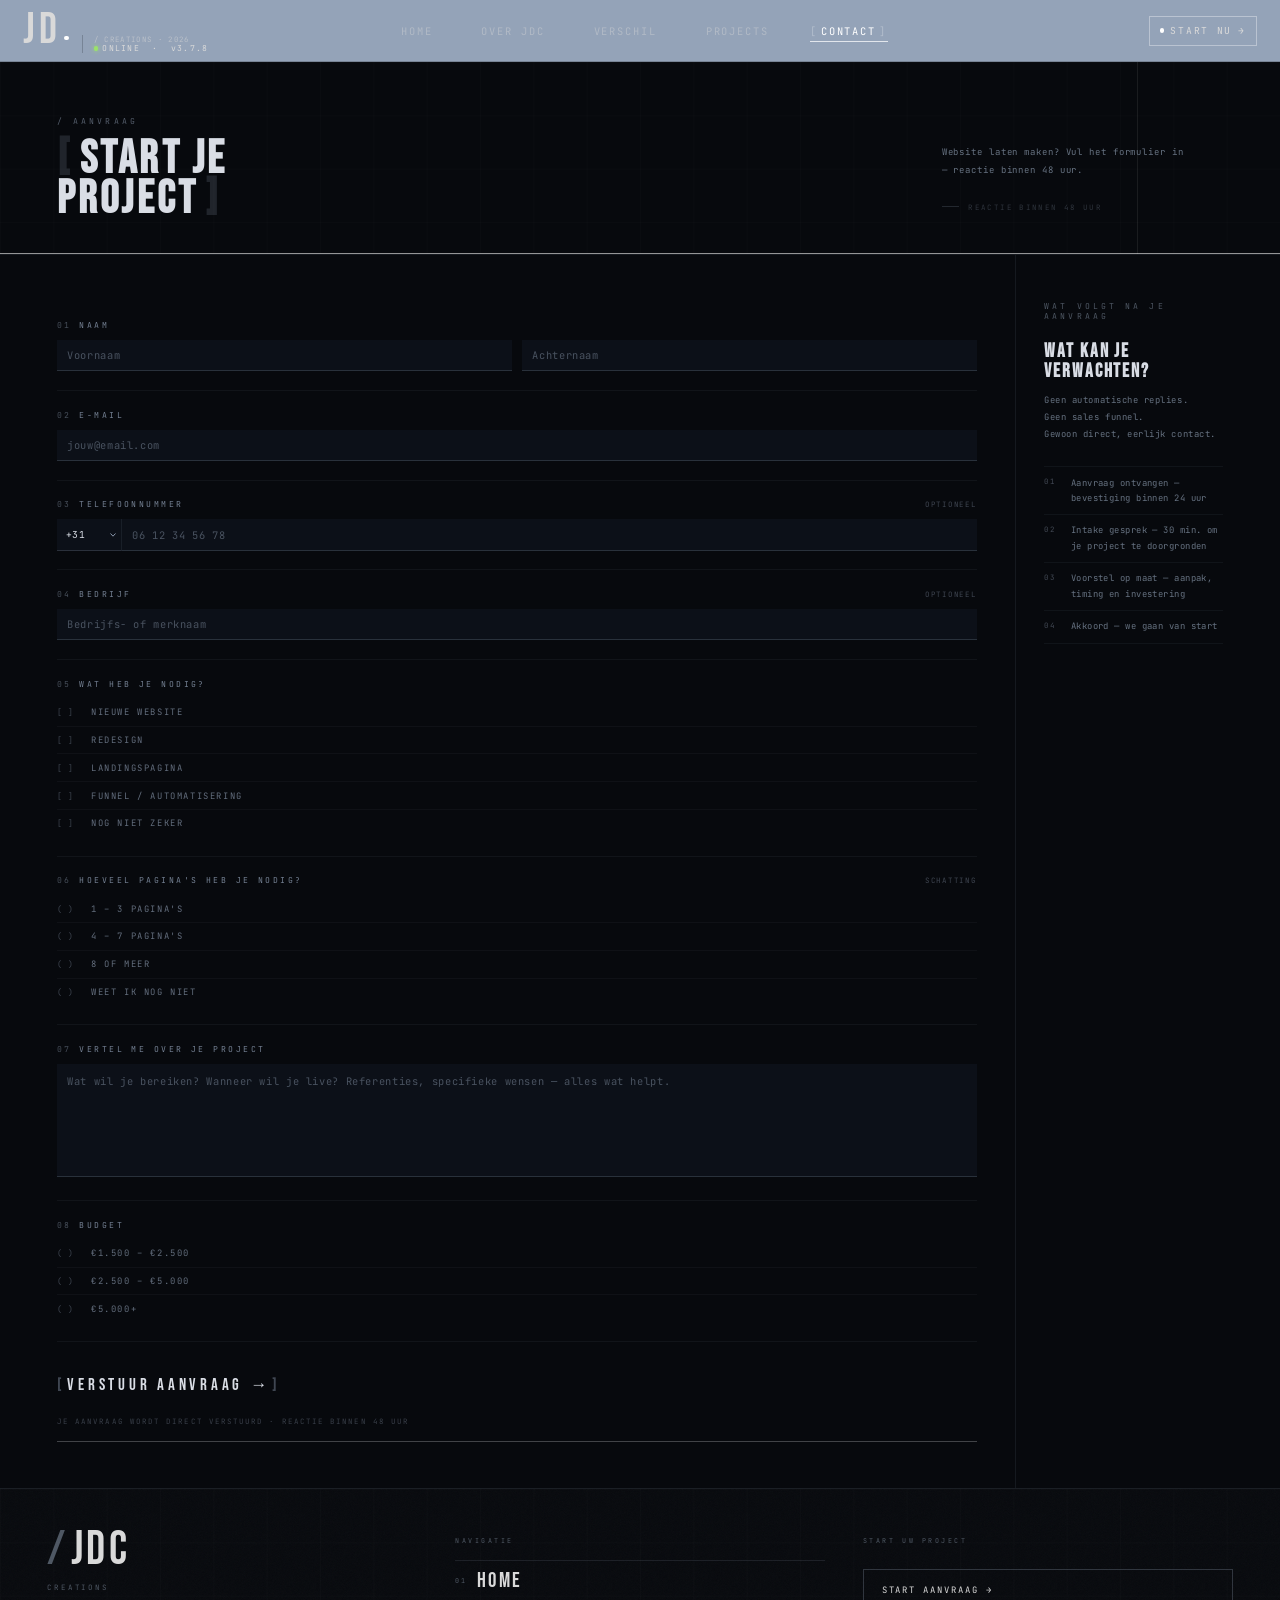
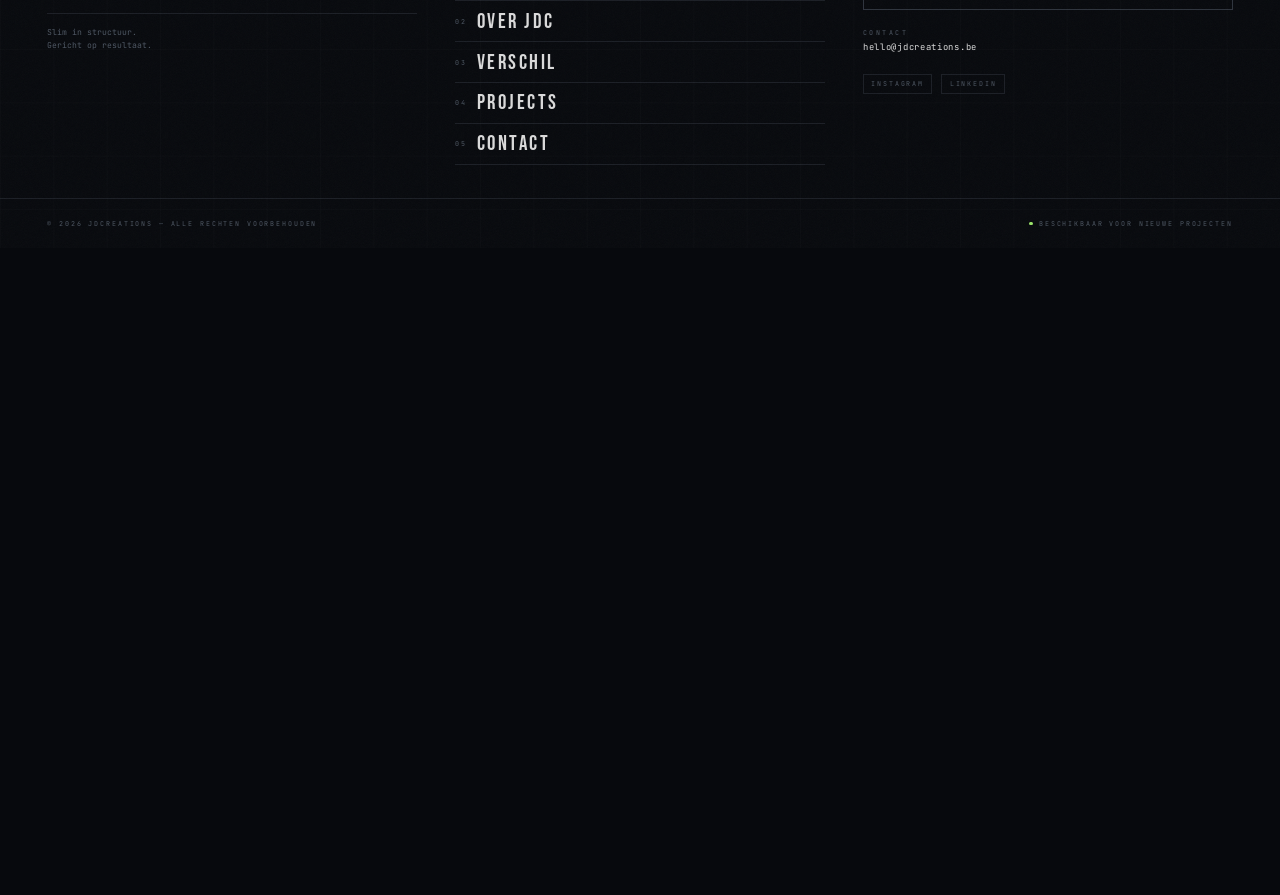
<file: contact.html>
<!DOCTYPE html>
<html lang="nl">
<head>
	<meta charset="utf-8">
	<meta name="viewport" content="initial-scale=1, width=device-width">
	<title>Website Laten Maken — Offerte Aanvragen | JDCreations</title>
	<meta name="description" content="Website laten maken? Vraag vrijblijvend een offerte aan bij JDCreations. Custom webdesign op maat — geen verplichtingen, geen verkooppraatje. Reactie binnen 48 uur.">
	<meta name="keywords" content="website laten maken offerte, website laten maken aanvragen, webdesign offerte, custom website aanvragen">
	<link rel="canonical" href="https://www.jdcreations.be/contact.html">
	<meta property="og:type" content="website">
	<meta property="og:site_name" content="JDCreations">
	<meta property="og:title" content="Website Laten Maken — Offerte Aanvragen | JDCreations">
	<meta property="og:description" content="Website laten maken? Vraag vrijblijvend een offerte aan. Custom webdesign op maat, reactie binnen 48 uur.">
	<meta property="og:url" content="https://www.jdcreations.be/contact.html">
	<meta property="og:image" content="https://www.jdcreations.be/og-image.png">
	<meta property="og:image:width" content="1200">
	<meta property="og:image:height" content="630">
	<meta property="og:locale" content="nl_BE">
	<meta name="twitter:card" content="summary_large_image">
	<meta name="twitter:title" content="Website Laten Maken — Offerte Aanvragen | JDCreations">
	<meta name="twitter:description" content="Vrijblijvende offerte voor een custom website op maat. Reactie binnen 48 uur.">
	<meta name="twitter:image" content="https://www.jdcreations.be/og-image.png">
	<link rel="icon" type="image/png" href="./favicon.png">

	<link rel="preconnect" href="https://fonts.googleapis.com" />
	<link rel="preconnect" href="https://fonts.gstatic.com" crossorigin />
	<link rel="stylesheet" href="https://fonts.googleapis.com/css2?family=Bebas+Neue&family=JetBrains+Mono:wght@400;500&display=swap" />
	<link rel="stylesheet" href="./base.css" />
	<link rel="stylesheet" href="./header.css" />
	<link rel="stylesheet" href="./transitions.css" />
	<link rel="stylesheet" href="./footer.css" />
	<script src="./transitions.js"></script>
	<script src="./header.js" defer></script>
	<script src="./footer.js" defer></script>

	<script>
		try { if ('scrollRestoration' in history) history.scrollRestoration = 'manual'; } catch(e){}
		window.scrollTo(0, 0);
		(function() {
			function fitMobile() {
				var w = window.innerWidth;
				if (w <= 600) { document.documentElement.style.zoom = Math.min(w, 430) / 430; }
				else { document.documentElement.style.zoom = ''; }
			}
			fitMobile();
			window.addEventListener('resize', fitMobile);
		})();
	</script>

	<style>
	html { -webkit-text-size-adjust: 100%; }
	* { box-sizing: border-box; }
	body { margin: 0; background: #07090d; color: #D9DDE5; font-family: 'JetBrains Mono', ui-monospace, monospace; line-height: normal; }

	:root {
		--ct-pad-x:   clamp(1.5rem, 6vw, 7rem);
		--ct-rule:    rgba(148,163,184,0.1);
		--ct-dim:     rgba(148,163,184,0.55);
		--ct-green:   #9be36a;
		--ct-inp-bg:  #0c1018;
	}

	/* ── PAGE ─────────────────────────────────────── */
	.ct-page { padding-top: 84px; min-height: 100dvh; }

	/* ── HERO ─────────────────────────────────────── */
	.ct-hero {
		position: relative;
		overflow: hidden;
		padding: clamp(3.5rem,8vh,6rem) var(--ct-pad-x) clamp(2.5rem,5vh,4rem);
		border-bottom: 1px solid var(--ct-rule);
	}
	.ct-hero::before {
		content: '';
		position: absolute; inset: 0;
		background-image:
			linear-gradient(rgba(255,255,255,0.013) 1px, transparent 1px),
			linear-gradient(90deg, rgba(255,255,255,0.013) 1px, transparent 1px);
		background-size: 72px 72px;
		pointer-events: none;
	}

	/* Two-column editorial hero layout */
	.ct-hero-inner {
		position: relative; z-index: 1;
		display: grid;
		grid-template-columns: 1fr minmax(auto, 380px);
		gap: clamp(2rem, 5vw, 7rem);
		align-items: end;
	}

	.ct-eyebrow {
		font-size: 11px; letter-spacing: 0.38em; text-transform: uppercase;
		color: var(--ct-dim); margin: 0 0 1.25rem;
	}

	.ct-h1 {
		font-family: 'Bebas Neue', sans-serif;
		font-size: clamp(44px, 4.8vw, 68px);
		letter-spacing: 0.07em; line-height: 0.88;
		color: #D9DDE5; margin: 0;
	}
	.ct-h1-row { display: flex; align-items: baseline; gap: 0.15em; }
	.ct-h1-dim { color: rgba(148,163,184,0.18); }

	/* Right column of hero */
	.ct-hero-right {
		display: flex; flex-direction: column; gap: 1.25rem;
		padding-bottom: 2px;
	}
	.ct-tagline {
		font-size: clamp(12px, 0.95vw, 14px); letter-spacing: 0.1em; line-height: 2;
		color: rgba(148,163,184,0.68); margin: 0;
	}
	.ct-hero-meta {
		font-size: 10px; letter-spacing: 0.32em; text-transform: uppercase;
		color: rgba(148,163,184,0.28);
		display: flex; align-items: center; gap: 12px;
	}
	.ct-hero-meta::before {
		content: '';
		display: block; width: 24px; height: 1px;
		background: rgba(148,163,184,0.2); flex-shrink: 0;
	}

	/* Drawing lines */
	.ct-hero-hline {
		position: absolute; bottom: 0; left: 0;
		width: 100%; height: 1px;
		background: rgba(255,255,255,0.04);
		overflow: hidden;
	}
	.ct-hero-hline::after {
		content: '';
		position: absolute; left: 0; top: 0;
		height: 100%; width: 100%;
		background: rgba(255,255,255,0.55);
		transform: scaleX(0); transform-origin: left;
		transition: transform 1.1s cubic-bezier(0.22,0.61,0.36,1) 0.15s;
	}
	body.loader-gone .ct-hero-hline::after { transform: scaleX(1); }

	.ct-hero-vline {
		position: absolute; top: 0; right: calc(var(--ct-pad-x) * 2.5);
		width: 1px; height: 0;
		background: rgba(255,255,255,0.08);
		transition: height 1s cubic-bezier(0.22,0.61,0.36,1) 0.5s;
	}
	body.loader-gone .ct-hero-vline { height: 100%; }

	/* ── MAIN LAYOUT: form (left) | info (right) ── */
	.ct-main {
		display: grid;
		grid-template-columns: 1fr 280px;
		padding: 0 var(--ct-pad-x);
		min-height: 60vh;
	}

	/* ── FORM PANEL ─────────────────────────────── */
	.ct-form-panel {
		padding: clamp(3rem,7vh,5rem) clamp(2rem,4vw,4.5rem) clamp(3rem,7vh,5rem) 0;
		border-right: 1px solid var(--ct-rule);
	}

	.ct-form { display: flex; flex-direction: column; }

	.ct-group {
		position: relative;
		padding: clamp(1.4rem,2.8vh,2rem) 0;
		border-bottom: 1px solid rgba(148,163,184,0.07);
	}
	.ct-group:first-child { padding-top: 0; }

	.ct-group::after {
		content: '';
		position: absolute; bottom: -1px; left: 0;
		height: 1px; width: 0;
		background: rgba(155,227,106,0.45);
		pointer-events: none;
	}
	.ct-group.is-live::after {
		transition: width 0.55s cubic-bezier(0.22,0.61,0.36,1);
		width: 100%;
	}

	.ct-group-label {
		display: flex; align-items: baseline; gap: 12px;
		margin-bottom: 0.85rem;
	}
	.ct-group-num {
		font-size: 11px; letter-spacing: 0.22em;
		color: rgba(148,163,184,0.45);
	}
	.ct-group-name {
		font-size: 11px; letter-spacing: 0.3em; text-transform: uppercase;
		color: rgba(148,163,184,0.78);
	}
	.ct-group-opt {
		font-size: 10px; letter-spacing: 0.24em; text-transform: uppercase;
		color: rgba(148,163,184,0.4); margin-left: auto;
	}

	.ct-input, .ct-textarea {
		width: 100%;
		background: var(--ct-inp-bg);
		border: none;
		border-bottom: 1px solid rgba(148,163,184,0.22);
		color: #D9DDE5;
		font-family: 'JetBrains Mono', ui-monospace, monospace;
		font-size: clamp(14px, 1.1vw, 16px);
		letter-spacing: 0.06em;
		padding: 11px 14px;
		outline: none;
		border-radius: 0;
		transition: border-color 0.2s ease, box-shadow 0.2s ease;
	}
	.ct-input::placeholder, .ct-textarea::placeholder {
		color: rgba(148,163,184,0.45);
	}
	.ct-input:hover, .ct-textarea:hover {
		border-bottom-color: rgba(148,163,184,0.42);
		box-shadow: 0 1px 0 0 rgba(148,163,184,0.08);
	}
	.ct-input:focus, .ct-textarea:focus {
		border-bottom-color: var(--ct-green);
		box-shadow: 0 2px 0 -1px rgba(155,227,106,0.2);
	}
	.ct-textarea { resize: none; min-height: 110px; line-height: 1.85; }

	/* Two-column name row */
	.ct-name-row {
		display: grid;
		grid-template-columns: 1fr 1fr;
		gap: 14px;
	}

	/* Phone row: country code + number */
	.ct-phone-wrap {
		display: flex;
		align-items: stretch;
	}
	.ct-country-code {
		flex: 0 0 auto;
		width: 88px;
		background: var(--ct-inp-bg);
		border: none;
		border-bottom: 1px solid rgba(148,163,184,0.22);
		border-right: 1px solid rgba(148,163,184,0.1);
		color: #D9DDE5;
		font-family: 'JetBrains Mono', ui-monospace, monospace;
		font-size: 13px;
		letter-spacing: 0.04em;
		padding: 11px 22px 11px 12px;
		outline: none;
		appearance: none;
		-webkit-appearance: none;
		background-image: url("data:image/svg+xml,%3Csvg xmlns='http://www.w3.org/2000/svg' width='8' height='5' viewBox='0 0 8 5'%3E%3Cpath d='M1 1l3 3 3-3' stroke='%2394a3b8' stroke-width='1.2' fill='none' stroke-linecap='round' stroke-linejoin='round'/%3E%3C/svg%3E");
		background-repeat: no-repeat;
		background-position: right 7px center;
		cursor: pointer;
		transition: border-color 0.2s ease;
	}
	.ct-country-code:hover { border-bottom-color: rgba(148,163,184,0.42); }
	.ct-country-code:focus { border-bottom-color: var(--ct-green); outline: none; }
	.ct-country-code option { background: #0c1018; color: #D9DDE5; }

	.ct-phone-input { flex: 1; }

	/* Checkboxes / radios */
	.ct-options { display: flex; flex-direction: column; }
	.ct-option {
		display: flex; align-items: center; gap: 16px;
		padding: 10px 0;
		border-bottom: 1px solid rgba(148,163,184,0.05);
		cursor: pointer;
	}
	.ct-option:last-child { border-bottom: none; }
	.ct-option input { position: absolute; opacity: 0; width: 0; height: 0; pointer-events: none; }

	.ct-mark {
		font-size: 11px; letter-spacing: 0.04em; line-height: 1;
		color: rgba(148,163,184,0.38); width: 30px; flex-shrink: 0;
		transition: color 0.18s; user-select: none;
	}
	.ct-mark-check::before { content: '[ ]'; }
	.ct-mark-radio::before { content: '( )'; }
	.ct-option input:checked ~ .ct-mark-check::before { content: '[×]'; }
	.ct-option input:checked ~ .ct-mark-radio::before  { content: '(●)'; }
	.ct-option input:checked ~ .ct-mark { color: var(--ct-green); }

	.ct-opt-text {
		font-size: 12px; letter-spacing: 0.18em; text-transform: uppercase;
		color: rgba(148,163,184,0.65); transition: color 0.18s;
	}
	.ct-option:hover { background: rgba(148,163,184,0.04); }
	.ct-option:hover .ct-opt-text { color: #D9DDE5; }
	.ct-option input:checked ~ .ct-opt-text { color: #D9DDE5; }

	/* Submit */
	.ct-submit-wrap {
		padding-top: clamp(2rem,5vh,3rem);
		display: flex; flex-direction: column; gap: 1.25rem;
	}
	.ct-submit {
		display: inline-flex; align-items: center;
		background: none; border: none; padding: 0; cursor: pointer;
		font-family: 'Bebas Neue', sans-serif;
		font-size: clamp(18px, 1.8vw, 26px);
		letter-spacing: 0.22em;
		color: rgba(148,163,184,0.4);
		transition: color 0.2s;
	}
	.ct-submit-text { color: #D9DDE5; margin: 0 0.1em; transition: color 0.2s; }
	.ct-submit:hover { color: rgba(255,255,255,0.65); }
	.ct-submit:hover .ct-submit-text { color: #ffffff; }
	.ct-submit:disabled { opacity: 0.35; cursor: not-allowed; }

	.ct-submit-note {
		font-size: 10px; letter-spacing: 0.28em; text-transform: uppercase;
		color: rgba(148,163,184,0.35); margin: 0.5rem 0 0;
	}

	.ct-submit-line {
		position: relative; height: 1px;
		background: rgba(148,163,184,0.07);
	}
	.ct-submit-line::after {
		content: '';
		position: absolute; left: 0; top: 0;
		height: 100%; width: 0;
		background: rgba(255,255,255,0.2);
		transition: width 1.4s cubic-bezier(0.22,0.61,0.36,1) 0.5s;
	}
	body.loader-gone .ct-submit-line::after { width: 100%; }

	/* Success state */
	.ct-success {
		display: none; flex-direction: column; gap: 1.5rem;
		padding: clamp(2rem,5vh,4rem) 0;
	}
	.ct-success.is-visible { display: flex; }
	.ct-success-label {
		font-size: 11px; letter-spacing: 0.4em; text-transform: uppercase;
		color: rgba(148,163,184,0.4);
	}
	.ct-success-h {
		font-family: 'Bebas Neue', sans-serif;
		font-size: clamp(36px, 4vw, 60px); letter-spacing: 0.08em; line-height: 1;
		color: #D9DDE5; margin: 0;
	}
	.ct-success-body {
		font-size: 13px; letter-spacing: 0.07em; line-height: 1.85;
		color: rgba(148,163,184,0.55); max-width: 440px;
	}
	.ct-success-back {
		font-family: 'Bebas Neue', sans-serif;
		font-size: 18px; letter-spacing: 0.2em;
		color: rgba(148,163,184,0.45); text-decoration: none;
		display: inline-flex; align-items: center;
		transition: color 0.2s;
	}
	.ct-success-back span { color: #D9DDE5; margin: 0 0.1em; transition: color 0.2s; }
	.ct-success-back:hover { color: rgba(255,255,255,0.65); }
	.ct-success-back:hover span { color: #fff; }

	/* ── INFO SIDEBAR ────────────────────────────── */
	.ct-info {
		padding: clamp(3rem,7vh,5rem) 0 clamp(3rem,7vh,5rem) clamp(1.5rem,3vw,3rem);
	}
	.ct-info-inner { position: sticky; top: 104px; }

	.ct-info-label {
		font-size: 11px; letter-spacing: 0.38em; text-transform: uppercase;
		color: rgba(148,163,184,0.5); margin: 0 0 1.75rem;
	}
	.ct-info-h2 {
		font-family: 'Bebas Neue', sans-serif;
		font-size: clamp(22px, 2vw, 32px); letter-spacing: 0.1em; line-height: 1.05;
		color: #D9DDE5; margin: 0 0 0.85rem;
	}
	.ct-info-body {
		font-size: 12px; letter-spacing: 0.06em; line-height: 1.9;
		color: rgba(148,163,184,0.68); margin: 0 0 2rem;
	}

	.ct-steps { list-style: none; margin: 0; padding: 0; }
	.ct-step {
		display: flex; gap: 14px; align-items: flex-start;
		padding: 11px 0;
		border-top: 1px solid rgba(148,163,184,0.07);
	}
	.ct-step:last-child { border-bottom: 1px solid rgba(148,163,184,0.07); }
	.ct-step-num {
		font-size: 10px; letter-spacing: 0.25em;
		color: rgba(148,163,184,0.42); min-width: 22px; flex-shrink: 0; padding-top: 1px;
	}
	.ct-step-text {
		font-size: 12px; letter-spacing: 0.05em; line-height: 1.72;
		color: rgba(148,163,184,0.68);
	}

	/* ── RESPONSIVE ──────────────────────────────── */
	@media (max-width: 1100px) {
		.ct-main { grid-template-columns: 1fr 240px; }
	}
	@media (max-width: 860px) {
		.ct-main { grid-template-columns: 1fr; }
		.ct-form-panel {
			border-right: none;
			padding: clamp(2.5rem,6vh,4rem) 0 clamp(2rem,4vh,3rem);
		}
		.ct-info {
			border-top: 1px solid var(--ct-rule);
			padding: clamp(2rem,5vh,3.5rem) 0;
		}
		.ct-info-inner { position: static; }
		.ct-hero-vline { display: none; }
		.ct-hero-inner { grid-template-columns: 1fr; gap: 1.5rem; }
	}
	@media (max-width: 600px) {
		.ct-page { padding-top: 64px; }
		.ct-h1 { font-size: 52px; }
		.ct-submit { font-size: 20px; }
		.ct-main { padding: 0 1.25rem; }
		.ct-hero { padding-left: 1.25rem; padding-right: 1.25rem; }
		.ct-name-row { grid-template-columns: 1fr; }
		.ct-country-code { width: 80px; }
	}
	</style>
</head>
<body>

<div class="ct-page">

	<!-- ══════════ HERO ══════════ -->
	<section class="ct-hero">
		<div class="ct-hero-inner">
			<!-- Left: heading -->
			<div>
				<p class="ct-eyebrow">/ AANVRAAG</p>
				<h1 class="ct-h1">
					<div class="ct-h1-row">
						<span class="ct-h1-dim">[ </span><span>START&nbsp;JE</span>
					</div>
					<div class="ct-h1-row">
						<span>PROJECT</span><span class="ct-h1-dim"> ]</span>
					</div>
				</h1>
			</div>
			<!-- Right: context -->
			<div class="ct-hero-right">
				<p class="ct-tagline">
					Website laten maken? Vul het formulier in<br>
					— reactie binnen 48 uur.
				</p>
				<p class="ct-hero-meta">Reactie binnen 48 uur</p>
			</div>
		</div>
		<div class="ct-hero-hline"></div>
		<div class="ct-hero-vline"></div>
	</section>

	<!-- ══════════ MAIN ══════════ -->
	<div class="ct-main">

		<!-- Form panel (left — primary) -->
		<div class="ct-form-panel">

			<form class="ct-form" id="ctForm" name="aanvraag" method="POST" novalidate>

				<!-- Honeypot — hidden from humans, filled by bots -->
				<div style="position:absolute;left:-9999px;top:-9999px;opacity:0;pointer-events:none;" aria-hidden="true">
					<label for="ct_hp">Website</label>
					<input type="text" id="ct_hp" name="website_url" tabindex="-1" autocomplete="off">
				</div>

				<!-- 01 Naam -->
				<div class="ct-group">
					<div class="ct-group-label">
						<span class="ct-group-num">01</span>
						<span class="ct-group-name">Naam</span>
					</div>
					<div class="ct-name-row">
						<input class="ct-input" type="text" name="voornaam" placeholder="Voornaam" autocomplete="given-name" required>
						<input class="ct-input" type="text" name="achternaam" placeholder="Achternaam" autocomplete="family-name" required>
					</div>
				</div>

				<!-- 02 E-mail -->
				<div class="ct-group">
					<div class="ct-group-label">
						<span class="ct-group-num">02</span>
						<span class="ct-group-name">E-mail</span>
					</div>
					<input class="ct-input" type="email" name="email" placeholder="jouw@email.com" autocomplete="email" required>
				</div>

				<!-- 03 Telefoonnummer -->
				<div class="ct-group">
					<div class="ct-group-label">
						<span class="ct-group-num">03</span>
						<span class="ct-group-name">Telefoonnummer</span>
						<span class="ct-group-opt">Optioneel</span>
					</div>
					<div class="ct-phone-wrap">
						<select class="ct-country-code" name="landcode" autocomplete="tel-country-code">
							<option value="+31" selected>+31</option>
							<option value="+32">+32</option>
							<option value="+49">+49</option>
							<option value="+33">+33</option>
							<option value="+44">+44</option>
							<option value="+353">+353</option>
							<option value="+34">+34</option>
							<option value="+39">+39</option>
							<option value="+351">+351</option>
							<option value="+41">+41</option>
							<option value="+43">+43</option>
							<option value="+352">+352</option>
							<option value="+46">+46</option>
							<option value="+45">+45</option>
							<option value="+47">+47</option>
							<option value="+358">+358</option>
							<option value="+354">+354</option>
							<option value="+48">+48</option>
							<option value="+420">+420</option>
							<option value="+421">+421</option>
							<option value="+36">+36</option>
							<option value="+40">+40</option>
							<option value="+359">+359</option>
							<option value="+385">+385</option>
							<option value="+386">+386</option>
							<option value="+30">+30</option>
							<option value="+1">+1</option>
						</select>
						<input class="ct-input ct-phone-input" type="tel" name="telefoon" placeholder="06 12 34 56 78" autocomplete="tel-national">
					</div>
				</div>

				<!-- 04 Bedrijf -->
				<div class="ct-group">
					<div class="ct-group-label">
						<span class="ct-group-num">04</span>
						<span class="ct-group-name">Bedrijf</span>
						<span class="ct-group-opt">Optioneel</span>
					</div>
					<input class="ct-input" type="text" name="bedrijf" placeholder="Bedrijfs- of merknaam" autocomplete="organization">
				</div>

				<!-- 05 Wat heb je nodig? -->
				<div class="ct-group">
					<div class="ct-group-label">
						<span class="ct-group-num">05</span>
						<span class="ct-group-name">Wat heb je nodig?</span>
					</div>
					<div class="ct-options">
						<label class="ct-option">
							<input type="checkbox" name="dienst" value="nieuwe-website">
							<span class="ct-mark ct-mark-check"></span>
							<span class="ct-opt-text">Nieuwe website</span>
						</label>
						<label class="ct-option">
							<input type="checkbox" name="dienst" value="redesign">
							<span class="ct-mark ct-mark-check"></span>
							<span class="ct-opt-text">Redesign</span>
						</label>
						<label class="ct-option">
							<input type="checkbox" name="dienst" value="landingspagina">
							<span class="ct-mark ct-mark-check"></span>
							<span class="ct-opt-text">Landingspagina</span>
						</label>
						<label class="ct-option">
							<input type="checkbox" name="dienst" value="funnel-automatisering">
							<span class="ct-mark ct-mark-check"></span>
							<span class="ct-opt-text">Funnel / automatisering</span>
						</label>
						<label class="ct-option">
							<input type="checkbox" name="dienst" value="nog-niet-zeker">
							<span class="ct-mark ct-mark-check"></span>
							<span class="ct-opt-text">Nog niet zeker</span>
						</label>
					</div>
				</div>

				<!-- 06 Aantal pagina's -->
				<div class="ct-group">
					<div class="ct-group-label">
						<span class="ct-group-num">06</span>
						<span class="ct-group-name">Hoeveel pagina's heb je nodig?</span>
						<span class="ct-group-opt">Schatting</span>
					</div>
					<div class="ct-options">
						<label class="ct-option">
							<input type="radio" name="paginas" value="1-3">
							<span class="ct-mark ct-mark-radio"></span>
							<span class="ct-opt-text">1 – 3 pagina's</span>
						</label>
						<label class="ct-option">
							<input type="radio" name="paginas" value="4-7">
							<span class="ct-mark ct-mark-radio"></span>
							<span class="ct-opt-text">4 – 7 pagina's</span>
						</label>
						<label class="ct-option">
							<input type="radio" name="paginas" value="8+">
							<span class="ct-mark ct-mark-radio"></span>
							<span class="ct-opt-text">8 of meer</span>
						</label>
						<label class="ct-option">
							<input type="radio" name="paginas" value="weet-niet">
							<span class="ct-mark ct-mark-radio"></span>
							<span class="ct-opt-text">Weet ik nog niet</span>
						</label>
					</div>
				</div>

				<!-- 07 Vertel me over je project -->
				<div class="ct-group">
					<div class="ct-group-label">
						<span class="ct-group-num">07</span>
						<span class="ct-group-name">Vertel me over je project</span>
					</div>
					<textarea class="ct-textarea" name="project" placeholder="Wat wil je bereiken? Wanneer wil je live? Referenties, specifieke wensen — alles wat helpt." rows="5"></textarea>
				</div>

				<!-- 08 Budget -->
				<div class="ct-group">
					<div class="ct-group-label">
						<span class="ct-group-num">08</span>
						<span class="ct-group-name">Budget</span>
					</div>
					<div class="ct-options">
						<label class="ct-option">
							<input type="radio" name="budget" value="1500-2500">
							<span class="ct-mark ct-mark-radio"></span>
							<span class="ct-opt-text">€1.500 – €2.500</span>
						</label>
						<label class="ct-option">
							<input type="radio" name="budget" value="2500-5000">
							<span class="ct-mark ct-mark-radio"></span>
							<span class="ct-opt-text">€2.500 – €5.000</span>
						</label>
						<label class="ct-option">
							<input type="radio" name="budget" value="5000+">
							<span class="ct-mark ct-mark-radio"></span>
							<span class="ct-opt-text">€5.000+</span>
						</label>
					</div>
				</div>

				<!-- Submit -->
				<div class="ct-submit-wrap">
					<button type="submit" class="ct-submit" id="ctSubmit">
						<span>[ </span><span class="ct-submit-text">VERSTUUR AANVRAAG &rarr;</span><span> ]</span>
					</button>
					<p class="ct-submit-note">Je aanvraag wordt direct verstuurd · reactie binnen 48 uur</p>
					<div class="ct-submit-line"></div>
				</div>

			</form>

		</div>

		<!-- Info sidebar (right) -->
		<aside class="ct-info">
			<div class="ct-info-inner">
				<p class="ct-info-label">WAT VOLGT NA JE AANVRAAG</p>
				<h2 class="ct-info-h2">WAT KAN JE<br>VERWACHTEN?</h2>
				<p class="ct-info-body">
					Geen automatische replies.<br>
					Geen sales funnel.<br>
					Gewoon direct, eerlijk contact.
				</p>
				<ol class="ct-steps">
					<li class="ct-step">
						<span class="ct-step-num">01</span>
						<span class="ct-step-text">Aanvraag ontvangen — bevestiging binnen 24 uur</span>
					</li>
					<li class="ct-step">
						<span class="ct-step-num">02</span>
						<span class="ct-step-text">Intake gesprek — 30 min. om je project te doorgronden</span>
					</li>
					<li class="ct-step">
						<span class="ct-step-num">03</span>
						<span class="ct-step-text">Voorstel op maat — aanpak, timing en investering</span>
					</li>
					<li class="ct-step">
						<span class="ct-step-num">04</span>
						<span class="ct-step-text">Akkoord — we gaan van start</span>
					</li>
				</ol>
			</div>
		</aside>

	</div>

</div>

<script>
'use strict';

var PAGE_READY  = Date.now();
var MIN_ON_PAGE = 5000;

/* ── Focus / fill state on ct-group ── */
(function() {
	var groups = Array.from(document.querySelectorAll('.ct-group'));
	groups.forEach(function(group) {
		var inputs    = group.querySelectorAll('.ct-input, .ct-textarea');
		var selectors = group.querySelectorAll('input[type="checkbox"], input[type="radio"]');

		inputs.forEach(function(inp) {
			inp.addEventListener('focus', function() { group.classList.add('is-live'); });
			inp.addEventListener('blur',  function() { if (!inp.value.trim()) group.classList.remove('is-live'); });
			if (inp.value.trim()) group.classList.add('is-live');
		});

		selectors.forEach(function(sel) {
			sel.addEventListener('change', function() {
				var any = Array.from(selectors).some(function(s) { return s.checked; });
				group.classList.toggle('is-live', any);
			});
		});
	});
})();

/* ── Form submit ── */
(function() {
	var form = document.getElementById('ctForm');
	var btn  = document.getElementById('ctSubmit');

	if (!form) return;

	form.addEventListener('submit', function(e) {
		e.preventDefault();

		/* Honeypot — bots fill this, humans don't */
		var hp = form.querySelector('[name="website_url"]');
		if (hp && hp.value.trim() !== '') {
			/* Fake success for bots — redirect silently */
			window.location.href = './success.html';
			return;
		}

		/* Required fields */
		var voornaam = form.querySelector('[name="voornaam"]');
		var email    = form.querySelector('[name="email"]');
		if (!voornaam || !voornaam.value.trim()) { if (voornaam) voornaam.focus(); return; }
		if (!email    || !email.value.trim())    { email.focus(); return; }

		btn.disabled = true;
		btn.querySelector('.ct-submit-text').textContent = 'VERZENDEN...';

		/* Enforce minimum time on page to deter automated submissions */
		var elapsed = Date.now() - PAGE_READY;
		var delay   = Math.max(600, MIN_ON_PAGE - elapsed + 200);

		setTimeout(function() {
			window.location.href = './success.html';
		}, delay);
	});
})();
</script>

</body>
</html>
</file>
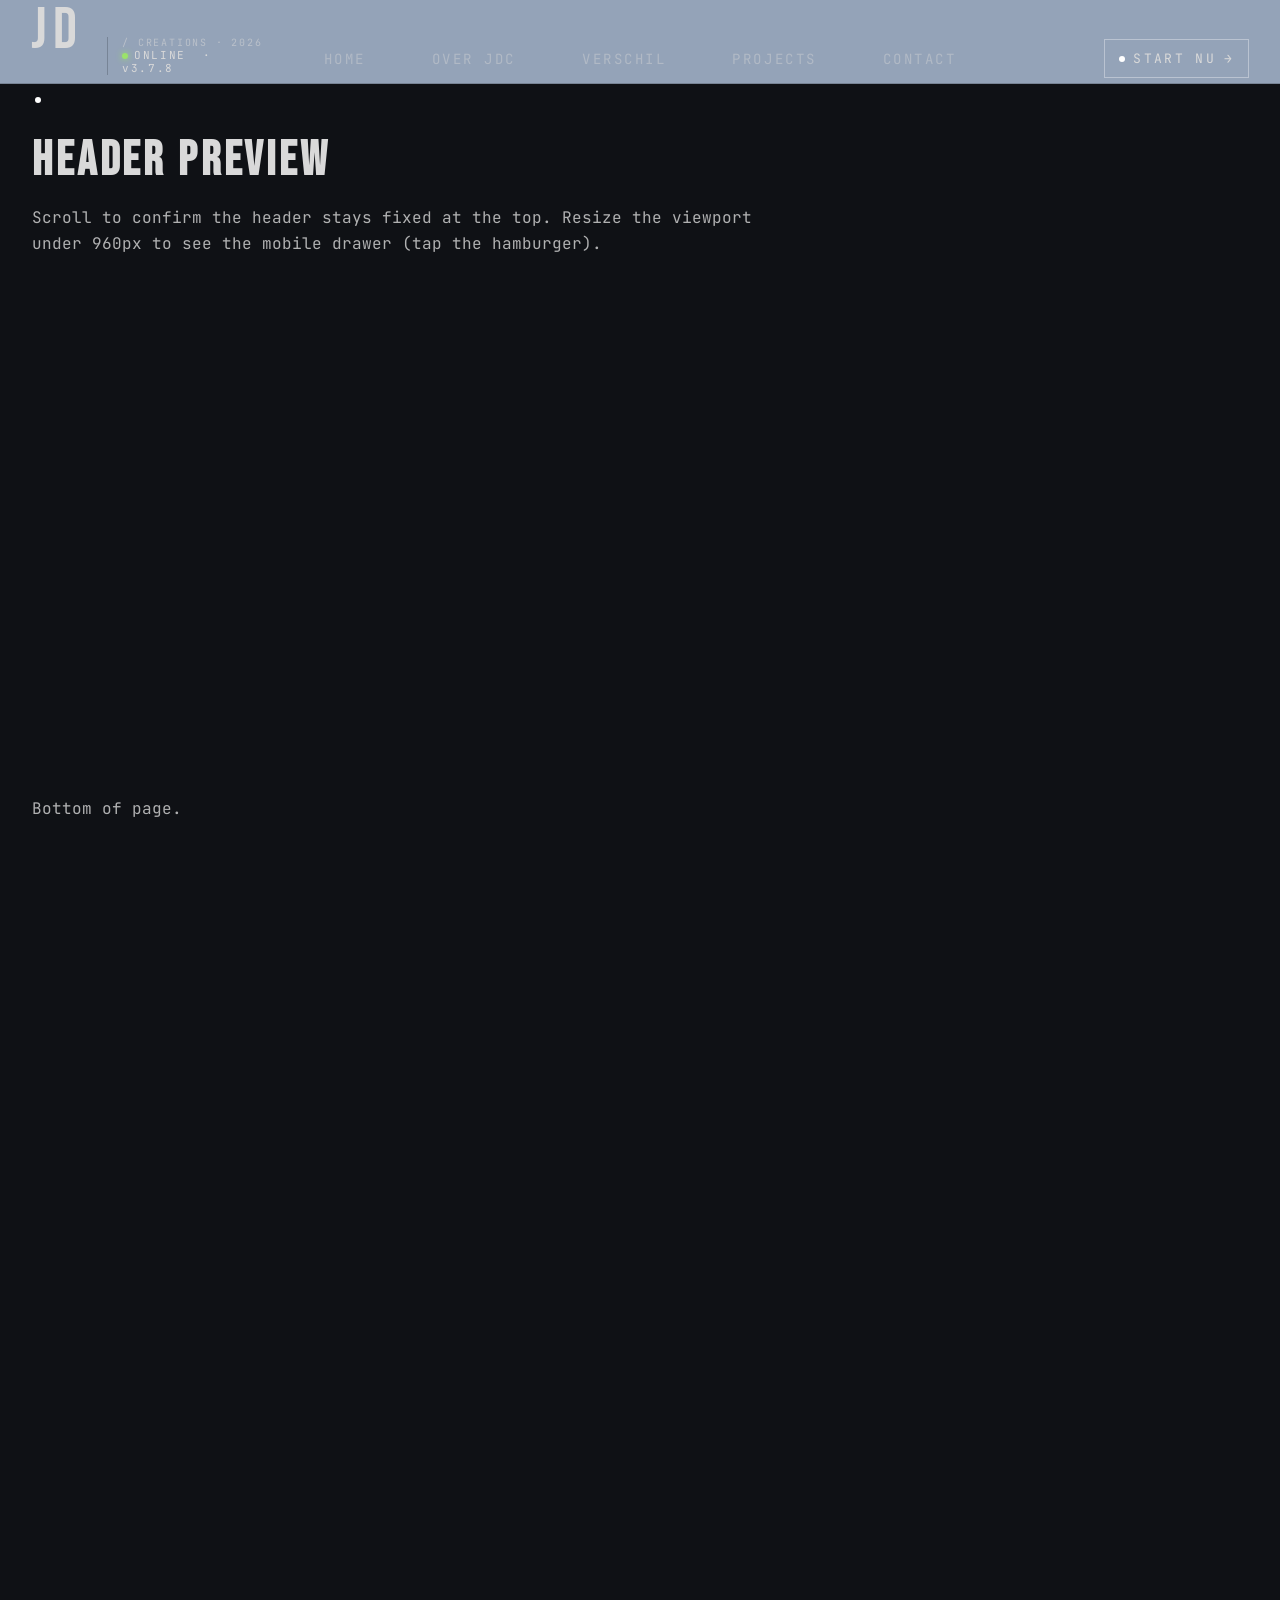
<file: header.html>
<!DOCTYPE html>
<html lang="nl">
<head>
  <meta charset="utf-8">
  <meta name="viewport" content="initial-scale=1, width=device-width">
  <title>JDCreations — header preview</title>

  <link rel="stylesheet" href="https://fonts.googleapis.com/css2?family=Bebas+Neue:wght@400&display=swap" />
  <link rel="stylesheet" href="https://fonts.googleapis.com/css2?family=JetBrains+Mono:wght@400&display=swap" />
  <link rel="stylesheet" href="./header.css" />
  <script src="./header.js" defer></script>

  <style>
    body {
      margin: 0;
      background: #0f1115;
      color: #d9d9d9;
      font-family: 'JetBrains Mono', ui-monospace, Menlo, monospace;
      min-height: 200vh;
    }
    .preview-stage {
      padding: calc(var(--jdc-header-h, 84px) + 48px) 32px 64px;
      max-width: 720px;
    }
    .preview-stage h1 { font-family: 'Bebas Neue', sans-serif; letter-spacing: .08em; font-size: 48px; margin: 0 0 12px; }
    .preview-stage p  { line-height: 1.6; opacity: .8; }
  </style>
</head>
<body>
  <main class="preview-stage">
    <h1>HEADER PREVIEW</h1>
    <p>Scroll to confirm the header stays fixed at the top. Resize the viewport under 960px to see the mobile drawer (tap the hamburger).</p>
    <p style="margin-top:60vh">Bottom of page.</p>
  </main>
</body>
</html>
</file>
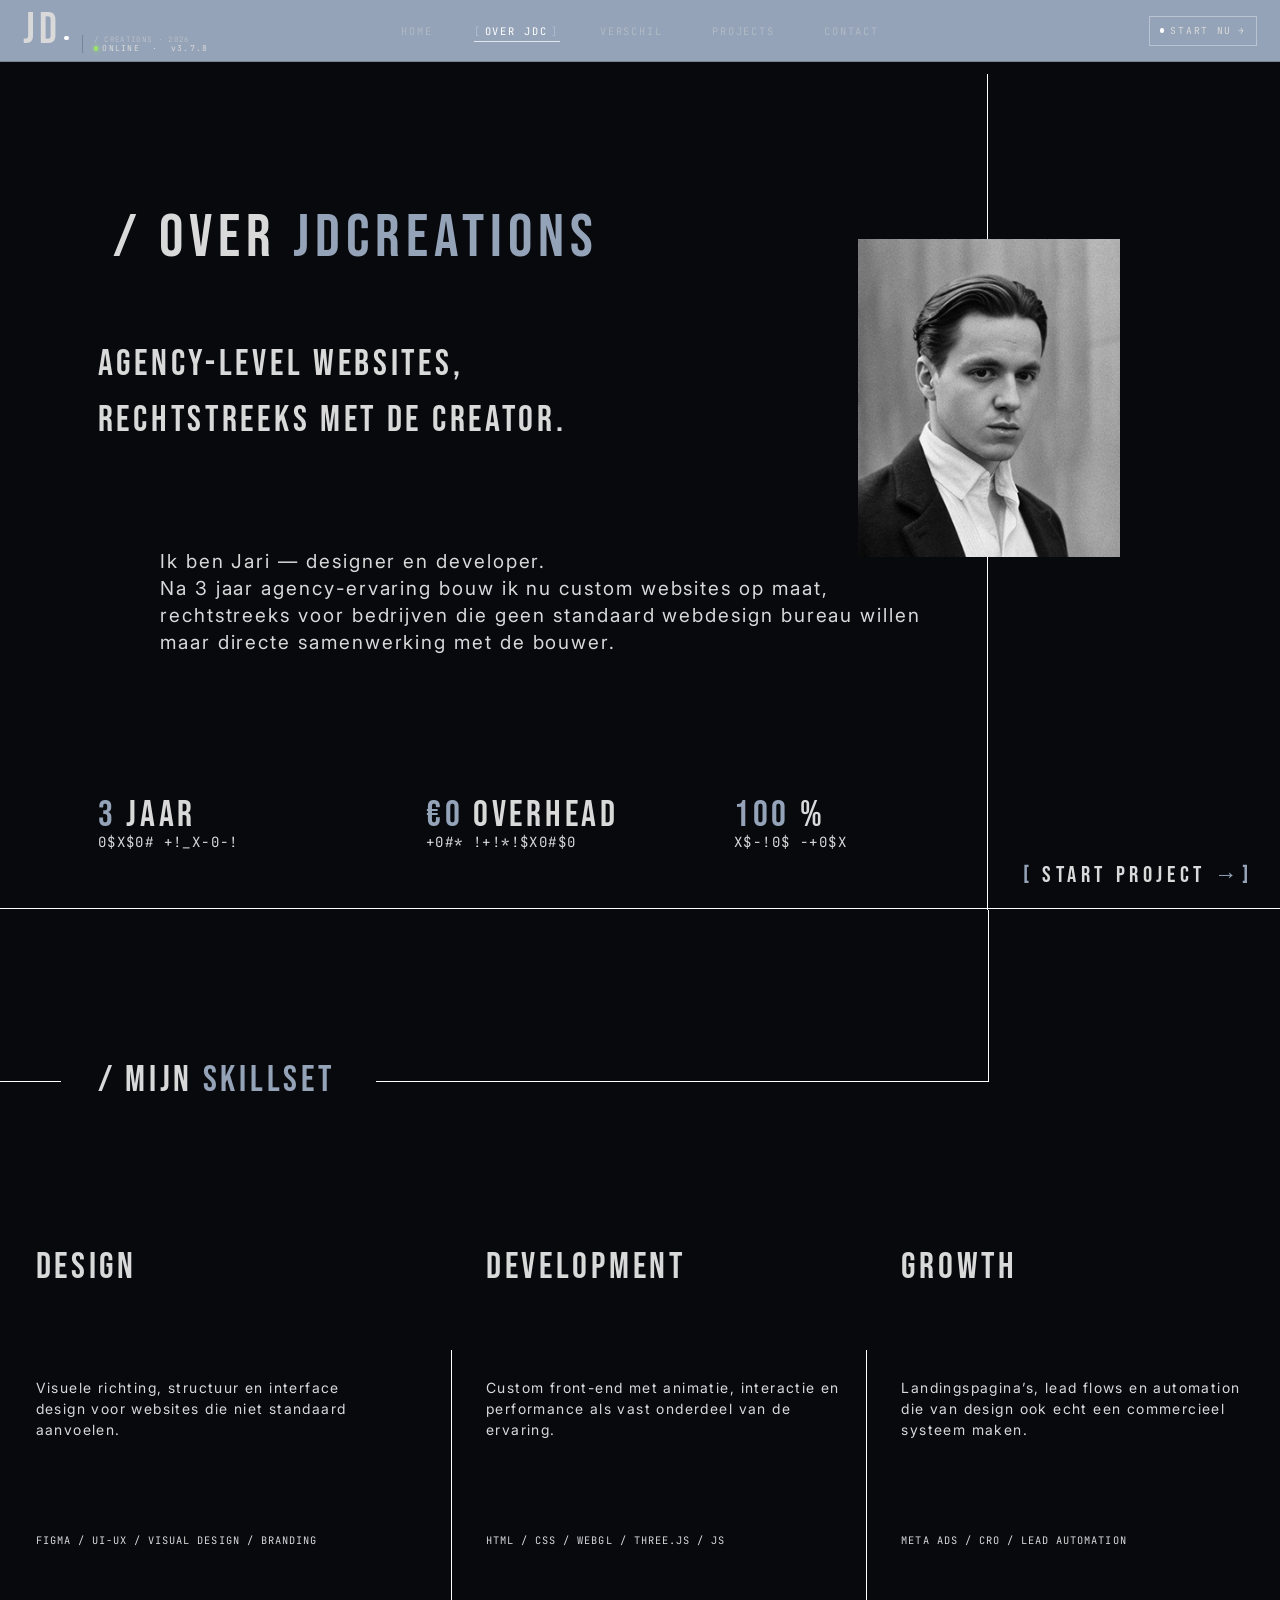
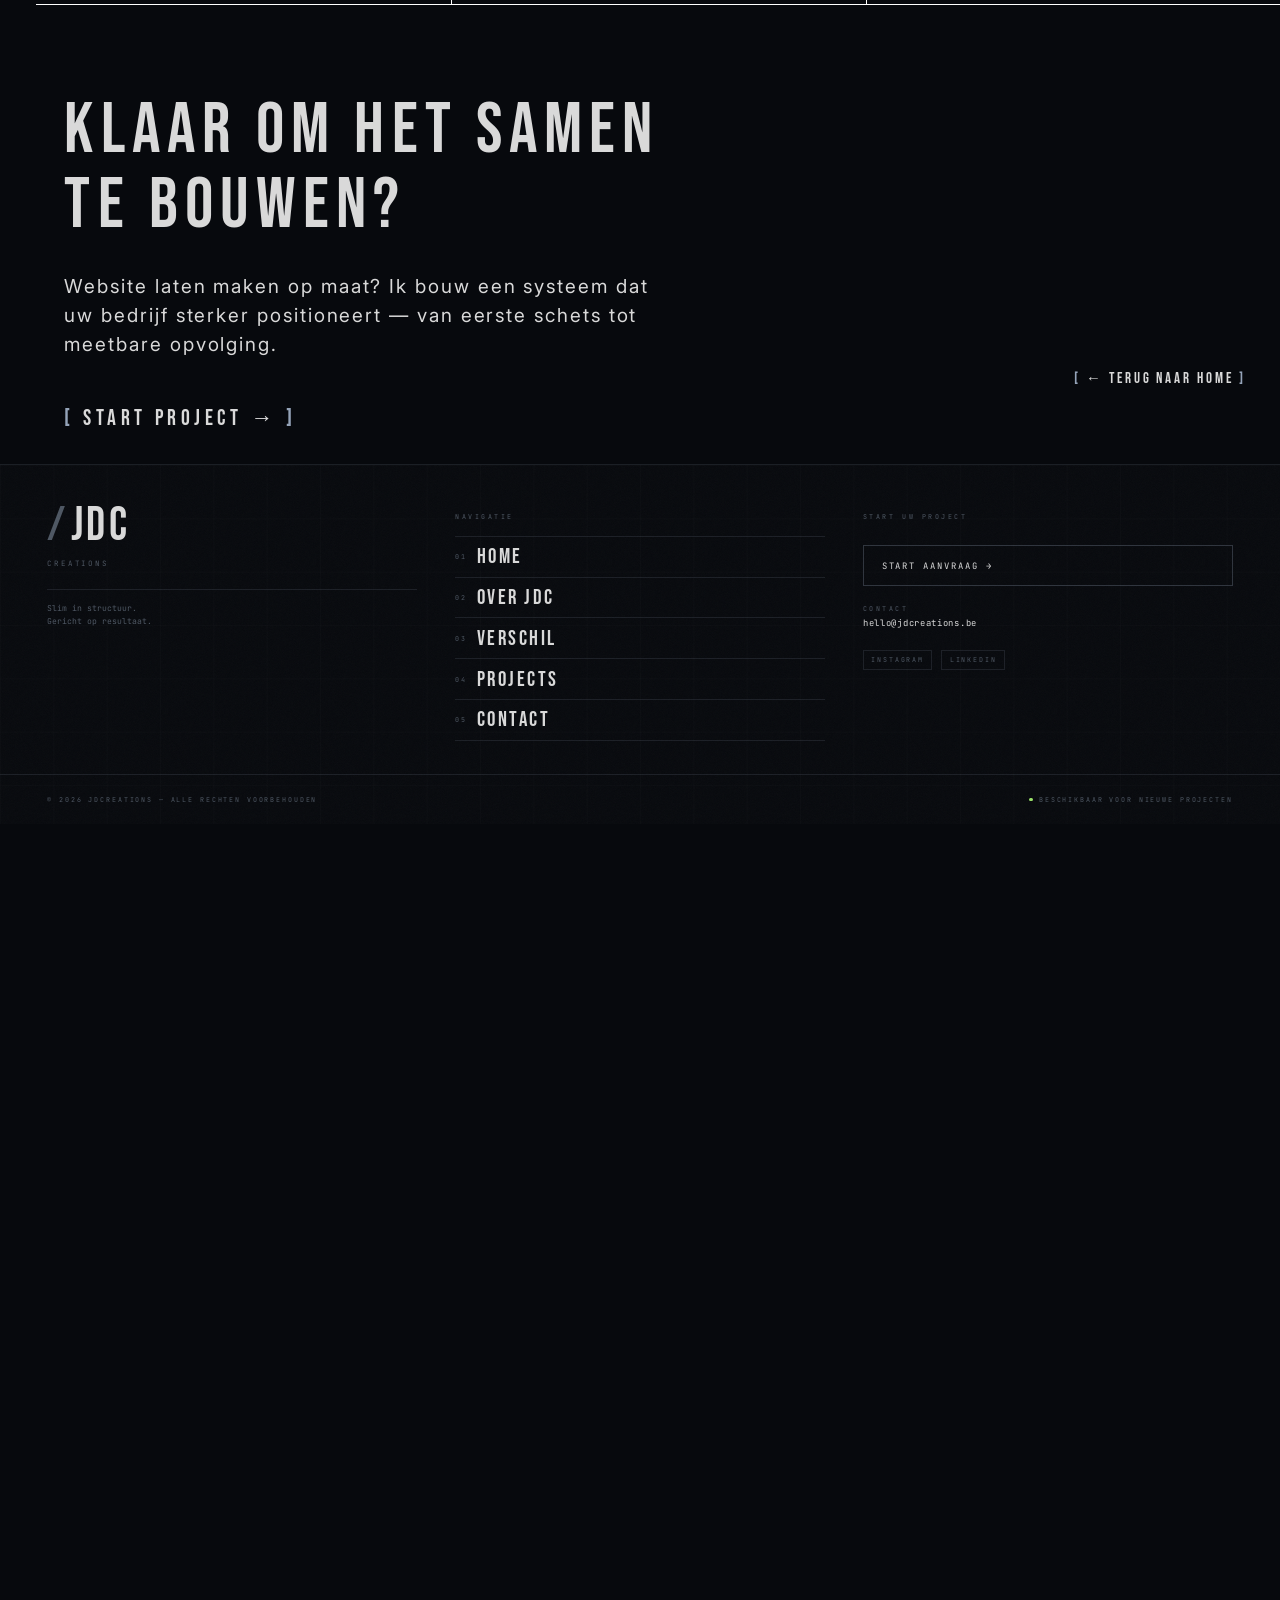
<file: over.html>
<!DOCTYPE html>
<html lang="nl">
<head>
  	<meta charset="utf-8">
  	<meta name="viewport" content="initial-scale=1, width=device-width">
  	<title>Geen Webdesign Bureau — Wél Agency Kwaliteit | JDCreations</title>
  	<meta name="description" content="JDCreations is geen webdesign bureau maar een freelance webdesigner met 3 jaar agency-ervaring. Custom website laten maken met direct contact, geen tussenlagen, eerlijke prijs.">
  	<meta name="keywords" content="webdesign bureau, website laten maken, freelance webdesigner, custom webdesign, webdesign op maat, website laten bouwen België">
  	<link rel="canonical" href="https://www.jdcreations.be/over.html">
  	<meta property="og:type" content="website">
  	<meta property="og:site_name" content="JDCreations">
  	<meta property="og:title" content="Geen Webdesign Bureau — Wél Agency Kwaliteit | JDCreations">
  	<meta property="og:description" content="JDCreations — geen webdesign bureau maar agency-kwaliteit. Custom website laten maken met direct contact, geen tussenlagen, eerlijke prijs.">
  	<meta property="og:url" content="https://www.jdcreations.be/over.html">
  	<meta property="og:image" content="https://www.jdcreations.be/og-image.png">
  	<meta property="og:image:width" content="1200">
  	<meta property="og:image:height" content="630">
  	<meta property="og:locale" content="nl_BE">
  	<meta name="twitter:card" content="summary_large_image">
  	<meta name="twitter:title" content="Geen Webdesign Bureau — Wél Agency Kwaliteit | JDCreations">
  	<meta name="twitter:description" content="Geen webdesign bureau maar agency-kwaliteit. Custom website laten maken, direct contact.">
  	<meta name="twitter:image" content="https://www.jdcreations.be/og-image.png">
  	<link rel="icon" type="image/png" href="./favicon.png">

  	<link rel="preconnect" href="https://fonts.googleapis.com" />
  	<link rel="preconnect" href="https://fonts.gstatic.com" crossorigin />
  	<link rel="stylesheet" href="https://fonts.googleapis.com/css2?family=Bebas+Neue&family=Inter:wght@400&family=JetBrains+Mono:wght@400&display=swap" />
  	<link rel="stylesheet" href="./base.css" />
  	<link rel="stylesheet" href="./header.css" />
  	<link rel="stylesheet" href="./transitions.css" />
  	<link rel="stylesheet" href="./footer.css" />
  	<script src="./transitions.js"></script>
  	<script src="./header.js" defer></script>
  	<script src="./footer.js" defer></script>

  	<script>
  		// Must run before body parses so the browser never paints a scrolled frame.
  		try { if ('scrollRestoration' in history) history.scrollRestoration = 'manual'; } catch(e){}
  		try { if (location.hash) history.replaceState(null, '', location.pathname + location.search); } catch(e){}
  		window.scrollTo(0, 0);
  		document.documentElement.classList.add('scroll-locked');

  		const SCROLL_KEYS = new Set([
  			'ArrowUp','ArrowDown','ArrowLeft','ArrowRight',
  			'PageUp','PageDown','Home','End',' '
  		]);
  		window.addEventListener('keydown', (e) => {
  			if (document.documentElement.classList.contains('scroll-locked') && SCROLL_KEYS.has(e.key)) {
  				e.preventDefault();
  			}
  		}, { passive: false });
  		window.addEventListener('scroll', () => {
  			if (document.documentElement.classList.contains('scroll-locked')) {
  				window.scrollTo(0, 0);
  			}
  		}, { passive: true });

  		(function() {
  			function fitMobile() {
  				const w = window.innerWidth;
  				if (w <= 600) {
  					document.documentElement.style.zoom = Math.min(w, 430) / 430;
  				} else {
  					document.documentElement.style.zoom = '';
  				}
  			}
  			fitMobile();
  			window.addEventListener('resize', fitMobile);
  		})();
  	</script>
</head>
<body>

  	<section class="over-jdc-hero" id="over-jdc">
  		<div class="hero">
  			<div class="jaar blur-fade">
  				<span>3</span>
  				<span class="span"> Jaar</span>
  			</div>
  			<div class="hero-child"></div>
  			<div class="hero-item"></div>
  			<div class="ik-ben-jari blur-fade">Ik ben Jari — designer en developer.<br>Na 3 jaar agency-ervaring bouw ik nu custom websites op maat, rechtstreeks voor bedrijven die geen standaard webdesign bureau willen maar directe samenwerking met de bouwer.</div>
  			<div class="agency-ervaring blur-fade">AGENCY ERVARING</div>
  			<div class="overhead blur-fade">
  				<span>€0 </span>
  				<span class="span">Overhead</span>
  			</div>
  			<div class="geen-tussenlagen blur-fade">GEEN TUSSENLAGEN</div>
  			<div class="div blur-fade">
  				<span>100</span>
  				<span class="span">%</span>
  			</div>
  			<div class="custom-design blur-fade">CUSTOM DESIGN</div>
  			<div class="over-jdcreations-h1-container over-jdc-label blur-fade">
  				<span>/</span>
  				<span class="span2"> </span>
  				<span>OVER</span>
  				<span class="span2"> </span>
  				<span class="jdcreations">JDCreations</span>
  			</div>
  			<div class="agency-level-websites-rechtst blur-fade">Agency-level websites,<br>rechtstreeks met de creator.</div>
  			<div class="hero-inner"></div>
  			<img class="img-1898-1-icon blur-fade" src="./over-hero.png" alt="JDCreations — de developer">
  			<a class="div2" href="/aanvraag">
  				<span>[ </span>
  				<span class="span">START PROJECT</span>
  				<span> →]</span>
  			</a>
  		</div>
  	</section>

  	<!-- ── Mobile hero — matches Figma node 121:493 (iPhone 14/15 Pro Max, 430px canvas)
  	     Hidden on desktop; shown via @media (max-width: 600px) below. ── -->
  	<section class="over-jdc-hero-m" id="over-jdc-m" aria-label="Over JDCreations">

  		<!-- Decorative lines -->
  		<div class="m-vline-r"></div>
  		<div class="m-hline-tr"></div>
  		<div class="m-hline-mid-l"></div>
  		<div class="m-hline-mid-r"></div>
  		<div class="m-vline-stats"></div>
  		<div class="m-cta-uline"></div>
  		<div class="m-hline-bot"></div>

  		<!-- Title -->
  		<p class="m-title">
  			<span class="m-title-white">/ OVER </span><span class="m-title-accent">JDCREATIONS</span>
  		</p>

  		<!-- Headline -->
  		<div class="m-headline">Agency-level Website,<br>Rechtstreeks met de creator.</div>

  		<!-- Body text -->
  		<p class="m-body">Ik ben Jari, designer en developer.<br>Ik bouw custom websites op maat die professioneel ogen, vertrouwen wekken en aanzetten tot contact.</p>

  		<!-- CTA -->
  		<a class="m-cta blur-fade" href="/aanvraag">
  			<span class="m-cta-bracket">[ </span><span class="m-cta-inner">START PROJECT </span><span class="m-cta-bracket">→</span><span class="m-cta-inner"> </span><span class="m-cta-bracket">]</span>
  		</a>

  		<!-- Portrait — same image as desktop, cropped to face/upper body -->
  		<div class="m-portrait-wrap">
  			<img class="m-portrait" src="./over-hero.png" alt="JDCreations — de developer">
  		</div>

  		<!-- Stats: numbers -->
  		<div class="m-stat-1 blur-fade"><span class="m-accent">3</span><span class="m-unit"> Jaar</span></div>
  		<div class="m-stat-2 blur-fade"><span class="m-accent">€0 </span><span class="m-unit">Overhead</span></div>
  		<div class="m-stat-3 blur-fade"><span class="m-accent">100</span><span class="m-unit">%</span></div>

  		<!-- Stats: mono labels -->
  		<p class="m-lbl m-lbl-1">AGENCY ERVARING</p>
  		<p class="m-lbl m-lbl-2">GEEN TUSSENLAGEN</p>
  		<p class="m-lbl m-lbl-3">MAATWERK</p>

  	</section>

  	<section class="tools-skills" id="skills">
  		<div class="over-jdcreations-h1-container">
  			<span>/</span>
  			<span class="span"> </span>
  			<span>Mijn </span>
  			<span class="skillset">SKILLSET</span>
  		</div>

  		<div class="tools-skills-child"></div>
  		<div class="tools-skills-item"></div>

  		<div class="design blur-fade">DESIGN</div>
  		<div class="development blur-fade">DEVELOPMENT</div>
  		<div class="growth blur-fade">GROWTH</div>

  		<div class="tools-skills-inner"></div>
  		<div class="line-icon"></div>
  		<div class="rectangle-icon"></div>
  		<div class="tools-skills-child2"></div>
  		<div class="tools-skills-child3"></div>

  		<div class="visuele-richting-structuur blur-fade">Visuele richting, structuur en interface design voor websites die niet standaard aanvoelen.</div>
  		<div class="custom-front-end-met blur-fade">Custom front-end met animatie, interactie en performance als vast onderdeel van de ervaring.</div>
  		<div class="landingspaginas-lead-flows blur-fade">Landingspagina&rsquo;s, lead flows en automation die van design ook echt een commercieel systeem maken.</div>

  		<div class="figma-ui-ux blur-fade">FIGMA / UI-UX / VISUAL DESIGN / BRANDING</div>
  		<div class="html-css blur-fade">HTML / CSS / WEBGL / THREE.JS / JS</div>
  		<div class="meta-ads blur-fade">META ADS / CRO / LEAD AUTOMATION</div>
  	</section>

  	<!-- ── Mobile skillset — Figma node 121:526 (430px canvas) ── -->
  	<section class="tools-skills-m" id="skills-m">

  		<!-- Decorative vertical lines (right side) -->
  		<div class="tsm-vline-top"></div>
  		<div class="tsm-vline-mid"></div>
  		<div class="tsm-vline-bot"></div>

  		<!-- Decorative horizontal lines -->
  		<div class="tsm-hline-title-l"></div>
  		<div class="tsm-hline-title-r"></div>
  		<div class="tsm-hline-1"></div>
  		<div class="tsm-hline-2"></div>
  		<div class="tsm-hline-3"></div>

  		<!-- Title -->
  		<p class="tsm-title">
  			<span class="tsm-title-white">/ Mijn </span><span class="tsm-title-accent">Skillset</span>
  		</p>

  		<!-- Design -->
  		<p class="tsm-cat tsm-cat-1 blur-fade">DESIGN</p>
  		<p class="tsm-body tsm-body-1 blur-fade">Visuele richting, structuur en interface design voor websites die niet standaard aanvoelen.</p>
  		<p class="tsm-tag tsm-tag-1 blur-fade">FIGMA / UI-UX / VISUAL DESIGN / BRANDING</p>

  		<!-- Development -->
  		<p class="tsm-cat tsm-cat-2 blur-fade">Development</p>
  		<p class="tsm-body tsm-body-2 blur-fade">Custom front-end met animatie, interactie en performance als vast onderdeel van de ervaring.</p>
  		<p class="tsm-tag tsm-tag-2 blur-fade">HTML / CSS / WEBGL / THREE.JS / JS</p>

  		<!-- Growth -->
  		<p class="tsm-cat tsm-cat-3 blur-fade">Growth</p>
  		<p class="tsm-body tsm-body-3 blur-fade">Landingspagina&rsquo;s, lead flows en automation die van design ook echt een commercieel systeem maken.</p>
  		<p class="tsm-tag tsm-tag-3 blur-fade">META ADS / CRO / LEAD AUTOMATION</p>

  	</section>

  	<section class="cta-footer-section" id="cta-footer">
  		<h2 class="cta-footer-headline blur-fade">KLAAR OM HET SAMEN<br>TE BOUWEN?</h2>
  		<p class="cta-footer-body blur-fade">Website laten maken op maat? Ik bouw een systeem dat uw bedrijf sterker positioneert — van eerste schets tot meetbare opvolging.</p>

  		<a class="cta-footer-cta blur-fade" href="/aanvraag" data-line-gated>
  			<span>[ </span><span class="cta-footer-cta-text">Start project &rarr; </span><span>]</span>
  		</a>
  		<img class="cta-footer-cta-line" src="./line-43.svg" alt="" data-scroll-draw data-reveal=".cta-footer-cta">

  		<a class="cta-footer-home blur-fade" href="./index.html">
  			<span>[ </span><span class="cta-footer-home-text">&larr; Terug naar home</span><span> ]</span>
  		</a>

  		<div class="cta-footer-vline" data-scroll-draw></div>
  	</section>


<script>
(function(){
  const RANDOM_CHARS = "_!X$0-+*#";

  function getRandomChar(prevChar) {
    let c;
    do { c = RANDOM_CHARS[Math.floor(Math.random() * RANDOM_CHARS.length)]; }
    while (c === prevChar);
    return c;
  }

  // Labels split colors across child <span> elements. Animate the full text
  // as one stream and distribute chars back to each span per tick so the
  // color split survives.
  function prepLabelDecrypt(selector) {
    const el = document.querySelector(selector);
    if (!el) return null;
    const spans = Array.from(el.querySelectorAll("span")).filter(s => {
      return s.children.length === 0 && s.textContent.length > 0;
    });
    if (!spans.length) return null;
    const lengths = spans.map(s => s.textContent.length);
    const fullText = spans.map(s => s.textContent).join("");
    spans.forEach(s => { s.textContent = "\u00A0".repeat(s.textContent.length); });
    function distribute(str) {
      let idx = 0;
      for (let i = 0; i < spans.length; i++) {
        spans[i].textContent = str.slice(idx, idx + lengths[i]);
        idx += lengths[i];
      }
    }
    return { el, fullText, distribute, _started: false };
  }

  function runLabelDecrypt(prep, onDone) {
    if (!prep || prep._started) return;
    prep._started = true;
    const text = prep.fullText;
    const speed = 20;
    let phase = 1;
    let step = 0;
    let interval = null;

    function tick() {
      if (phase === 1) {
        const maxSteps = text.length * 2;
        const currentLength = Math.min(step + 1, text.length);
        const chars = [];
        for (let i = 0; i < currentLength; i++) {
          const ch = text[i];
          if (ch === " " || ch === "\u00A0") { chars.push("\u00A0"); continue; }
          const prev = i > 0 ? chars[i - 1] : undefined;
          chars.push(getRandomChar(prev));
        }
        for (let i = currentLength; i < text.length; i++) chars.push("\u00A0");
        prep.distribute(chars.join(""));
        if (step < maxSteps - 1) step++;
        else { phase = 2; step = 0; }
      } else {
        const revealed = Math.floor(step / 2);
        const chars = [];
        for (let i = 0; i < revealed && i < text.length; i++) chars.push(text[i]);
        if (revealed < text.length) {
          const ch = text[revealed];
          if (ch === " " || ch === "\u00A0") chars.push("\u00A0");
          else if (step % 2 === 0) chars.push("_");
          else chars.push(getRandomChar());
        }
        for (let i = chars.length; i < text.length; i++) {
          const ch = text[i];
          if (ch === " " || ch === "\u00A0") chars.push("\u00A0");
          else chars.push(getRandomChar());
        }
        prep.distribute(chars.join(""));
        if (step < text.length * 2 - 1) step++;
        else {
          prep.distribute(text);
          if (interval) { clearInterval(interval); interval = null; }
          if (typeof onDone === "function") onDone();
        }
      }
    }

    interval = setInterval(tick, speed);
  }

  const labelPreps = [
    { sel: ".over-jdc-label", gate: "over-jdc", prep: prepLabelDecrypt(".over-jdc-label") },
  ];

  const labelObs = new IntersectionObserver((entries) => {
    entries.forEach(e => {
      if (!e.isIntersecting) return;
      const match = labelPreps.find(lp => lp.prep && lp.prep.el === e.target);
      if (match) runLabelDecrypt(match.prep);
      labelObs.unobserve(e.target);
    });
  }, { rootMargin: "0px 0px -15% 0px", threshold: 0.1 });

  labelPreps.forEach(lp => { if (lp.prep) labelObs.observe(lp.prep.el); });

  // === Stat-description scramble (AGENCY ERVARING / GEEN TUSSENLAGEN /
  //     CUSTOM DESIGN) — same two-phase decrypt as the
  //     "/ OVER JDCreations" label, routed through the existing
  //     prepLabelDecrypt + runLabelDecrypt functions. The raw text is
  //     wrapped in a single <span> so prepLabelDecrypt can target it.
  //     Fired on DOMContentLoaded with a stagger so it doesn't depend
  //     on IntersectionObserver (the labels sit inside the rootMargin
  //     exclusion zone on 1920×1080 / 2560×1440 viewports). =============
  const statPreps = [".agency-ervaring", ".geen-tussenlagen", ".custom-design"]
    .map(sel => {
      const el = document.querySelector(sel);
      if (!el) return null;
      el.innerHTML = `<span>${el.textContent}</span>`;
      return prepLabelDecrypt(sel);
    })
    .filter(Boolean);

  const startStatDecrypt = () => {
    statPreps.forEach((prep, i) => {
      setTimeout(() => runLabelDecrypt(prep), 1400 + i * 120);
    });
  };
  if (document.readyState === 'loading') {
    document.addEventListener('DOMContentLoaded', startStatDecrypt, { once: true });
  } else {
    startStatDecrypt();
  }
})();

/* === Scroll-drawn lines =============================================== */
(function() {
  const lines = Array.from(document.querySelectorAll("[data-scroll-draw]"));
  if (!lines.length) return;

  function getLayoutZoom() {
    const z = parseFloat(getComputedStyle(document.documentElement).zoom);
    return (z && isFinite(z) && z > 0) ? z : 1;
  }
  let items = [];
  function measure() {
    const zoom = getLayoutZoom();
    const scrollNow = window.scrollY;
    const maxHead = document.documentElement.scrollHeight - window.innerHeight * 0.2;
    items = lines.map(el => {
      const top = el.getBoundingClientRect().top + scrollNow;
      const cs = getComputedStyle(el);
      const cssLen = cs.getPropertyValue('--draw-length').trim();
      const customLen = cssLen || el.dataset.drawLength;
      const length = customLen ? parseFloat(customLen) * zoom : el.offsetHeight * zoom;
      const cssOff = cs.getPropertyValue('--draw-offset').trim();
      const customOff = cssOff || el.dataset.drawOffset;
      let offset = customOff ? parseFloat(customOff) * zoom : 0;
      if (top + offset + length > maxHead) {
        offset = Math.max(0, maxHead - top - length);
      }
      const revealSel = el.dataset.reveal;
      const revealTarget = revealSel ? document.querySelector(revealSel) : null;
      return { el, top, length, offset, revealTarget, revealed: false };
    });
  }

  let ticking = false;
  function update() {
    const head = window.scrollY + window.innerHeight * 0.8;
    for (let i = 0; i < items.length; i++) {
      const item = items[i];
      const drawn = head - item.top - item.offset;
      let progress = drawn / item.length;
      if (progress < 0) progress = 0;
      else if (progress > 1) progress = 1;
      item.el.style.setProperty("--draw", progress);
      if (progress > 0 && item.revealTarget && !item.revealed) {
        item.revealTarget.classList.add('on');
        item.revealed = true;
      }
    }
    ticking = false;
  }

  function onScroll() {
    if (!ticking) {
      requestAnimationFrame(update);
      ticking = true;
    }
  }

  window.addEventListener("scroll", onScroll, { passive: true });
  window.addEventListener("resize", () => { measure(); onScroll(); });

  measure();
  requestAnimationFrame(update);
  window.addEventListener("load", () => { measure(); requestAnimationFrame(update); });
})();

/* === Blur-fade reveal on scroll (gated per section) ===================== */
(function() {
  const els = document.querySelectorAll(".blur-fade");
  if (!els.length) return;

  const gateOpen = {
    // Every gate is pre-opened so reveals fire as soon as elements enter
    // the viewport. Label decrypt animations still run in-place for the
    // visual effect — they're just no longer gating.
    "over-jdc":  true,
    "skills":    true,
    "cta-footer":true
  };
  const gatePending = {
    "over-jdc":  [],
    "skills":    [],
    "cta-footer":[]
  };

  function getGateFor(el) {
    if (el.closest(".over-jdc-hero")) return "over-jdc";
    if (el.closest(".tools-skills"))  return "skills";
    if (el.closest(".cta-footer-section")) return "cta-footer";
    return null;
  }

  function revealEl(el) { el.classList.add("on"); }

  window.__flushBlurGate = function(gate) {
    if (!gate || !(gate in gateOpen) || gateOpen[gate]) return;
    gateOpen[gate] = true;
    const queue = gatePending[gate];
    queue.forEach((el, i) => {
      const delay = i * 55;
      if (delay > 0) setTimeout(() => revealEl(el), delay);
      else revealEl(el);
    });
    queue.length = 0;
  };

  const obs = new IntersectionObserver((entries) => {
    entries.forEach(e => {
      if (!e.isIntersecting) return;
      const el = e.target;
      obs.unobserve(el);
      const gate = getGateFor(el);
      if (gate && !gateOpen[gate]) {
        gatePending[gate].push(el);
        return;
      }
      revealEl(el);
    });
  }, { rootMargin: "0px 0px -50px 0px", threshold: 0.05 });
  const isMobile = window.innerWidth <= 600;
  els.forEach(el => {
    if (isMobile && el.hasAttribute('data-line-gated')) return;
    obs.observe(el);
  });
})();
</script>

</body>


</html>

<style>
html {
  	-webkit-text-size-adjust: 100%;
}
body {
  	margin: 0;
  	line-height: normal;
  	background-color: #07090d;
}

/* calc(var * 1000) clamps [0,1] so sub-pixel leaks at --draw=0 become 0,
   not a faint 1 px artefact at the transform origin. */
[data-scroll-draw] {
  	opacity: calc(var(--draw, 0) * 1000);
}

/* === OVER JDC HERO (Figma node 105:131) =================================
   Figma canvas is 1440 × 1024; the rest of the page is authored at a
   1728-base canvas (html { zoom } steps multiply the 1728 layout into
   each physical viewport). To keep the Figma design pixel-perfect while
   sharing that canvas with .tools-skills / .cta-footer-section, every
   coordinate below is the Figma value × 1.2 (1728/1440). Scoped under
   `.over-jdc-hero .hero` so generic class names cannot leak. */

.over-jdc-hero {
  	position: relative;
  	width: 100%;
  	height: 1229px;              /* 1024 × 1.2 */
  	background-color: #07090d;
  	overflow: hidden;
  	color: #d9d9d9;
}

.over-jdc-hero .hero {
  	position: relative;
  	width: 100%;
  	height: 1229px;
  	margin: 0 auto;
  	background-color: #07090d;
  	overflow: hidden;
  	text-align: left;
  	font-size: 50px;             /* 42 × 1.2 */
  	color: #d9d9d9;
  	font-family: 'Bebas Neue', sans-serif;
}

/* Stats: numbers */
.over-jdc-hero .hero .jaar {
  	position: absolute;
  	top: 1070px;                 /* 892 × 1.2 */
  	left: 132px;                 /* 110 × 1.2 */
  	letter-spacing: 0.1em;
  	color: #94a3b8;
}
.over-jdc-hero .hero .overhead {
  	position: absolute;
  	top: 1070px;
  	left: 575px;                 /* 479 × 1.2 */
  	letter-spacing: 0.1em;
  	color: #94a3b8;
}
.over-jdc-hero .hero .div {
  	position: absolute;
  	top: 1070px;
  	left: 991px;                 /* 826 × 1.2 */
  	letter-spacing: 0.1em;
  	color: #94a3b8;
}
.over-jdc-hero .hero .span { color: #d9d9d9; }

/* Stats: mono labels */
.over-jdc-hero .hero .agency-ervaring,
.over-jdc-hero .hero .geen-tussenlagen,
.over-jdc-hero .hero .custom-design {
  	position: absolute;
  	top: 1123px;                 /* 936 × 1.2 */
  	font-size: 19px;             /* 16 × 1.2 */
  	letter-spacing: 0.1em;
  	line-height: 150%;
  	font-family: 'JetBrains Mono', ui-monospace, monospace;
  	display: inline-block;
  	width: 833px;                /* 694 × 1.2 */
  	color: #d9d9d9;
}
.over-jdc-hero .hero .agency-ervaring  { left: 132px; }
.over-jdc-hero .hero .geen-tussenlagen { left: 575px; }
.over-jdc-hero .hero .custom-design    { left: 991px; }

/* Bottom hairline (full bleed) — animates on page load, not on scroll. */
.over-jdc-hero .hero .hero-child {
  	position: absolute;
  	top: 1226px;                 /* 1021.5 × 1.2 ≈ 1225.8 */
  	left: -13px;                 /* -10.5 × 1.2 */
  	border-top: 1px solid #fff;
  	box-sizing: border-box;
  	width: 2176px;               /* 1813 × 1.2 */
  	height: 1px;
  	transform-origin: left center;
  	transform: scaleX(0);
  	animation: jdc-hero-draw-x 1.4s cubic-bezier(.19,1,.22,1) 0.55s forwards;
  	will-change: transform;
}

/* Top slate bar — the global fixed header replaces it entirely. */
.over-jdc-hero .hero .hero-item { display: none; }

/* Intro body copy (Inter) — font-size + line-height matched to the
   homepage paragraph (.over-ons-body on index.html): 26px / 1.4. */
.over-jdc-hero .hero .ik-ben-jari {
  	position: absolute;
  	top: 740px;                  /* 617 × 1.2 */
  	left: 216px;                 /* 180 × 1.2 */
  	font-size: 26px;
  	letter-spacing: 0.1em;
  	line-height: 1.4;
  	font-family: 'Inter', sans-serif;
  	display: inline-block;
  	width: 1055px;               /* 879 × 1.2 */
}

/* Label "/ OVER JDCreations" */
.over-jdc-hero .hero .over-jdcreations-h1-container {
  	position: absolute;
  	top: 272px;                  /* 227 × 1.2 */
  	left: 152px;                 /* 127 × 1.2 */
  	font-size: 82px;             /* 68 × 1.2 */
  	letter-spacing: 0.1em;
}
.over-jdc-hero .hero .span2 { color: #fff; }
.over-jdc-hero .hero .jdcreations { color: #94a3b8; }

/* Sub-headline */
.over-jdc-hero .hero .agency-level-websites-rechtst {
  	position: absolute;
  	top: 455px;                  /* 379 × 1.2 */
  	left: 132px;                 /* 110 × 1.2 */
  	letter-spacing: 0.1em;
  	line-height: 150%;
}

/* Vertical divider — animates on page load, not on scroll. */
.over-jdc-hero .hero .hero-inner {
  	position: absolute;
  	top: 100px;                  /* 83 × 1.2 */
  	left: 1333px;                /* 1111 × 1.2 */
  	width: 1px;
  	height: 1129px;              /* 941 × 1.2 */
  	background-color: #fff;
  	transform-origin: top center;
  	transform: scaleY(0);
  	animation: jdc-hero-draw-y 1.4s cubic-bezier(.19,1,.22,1) 0.35s forwards;
  	will-change: transform;
}

@keyframes jdc-hero-draw-y { to { transform: scaleY(1); } }
@keyframes jdc-hero-draw-x { to { transform: scaleX(1); } }

/* Portrait */
.over-jdc-hero .hero .img-1898-1-icon {
  	position: absolute;
  	top: 322px;                  /* 268 × 1.2 */
  	left: 1158px;                /* 965 × 1.2 */
  	width: 354px;                /* 295 × 1.2 */
  	height: 430px;               /* 358 × 1.2 */
  	object-fit: cover;
}

/* CTA [ START PROJECT → ] — inherits 'Bebas Neue' from .hero per the
   Figma spec. On page load it slides in from the right with a fade,
   starting 1.2s in so it lands right after the hero's vertical line
   (finishes at 1.75s) and bottom hairline (finishes at 1.95s) finish
   drawing — reads as the final "call to action has landed" beat. */
.over-jdc-hero .hero .div2 {
  	position: absolute;
  	top: 1162px;                 /* 968 × 1.2 */
  	left: 1381px;                /* 1151 × 1.2 */
  	font-size: 31px;             /* 26 × 1.2 */
  	letter-spacing: 0.2em;
  	color: #94a3b8;
  	text-decoration: none;
  	white-space: nowrap;
  	z-index: 2;
  	opacity: 0;
  	transform: translateX(18px);
  	animation: jdc-cta-enter 0.95s cubic-bezier(.19,1,.22,1) 1.2s forwards;
  	transition: color .25s ease;
}
.over-jdc-hero .hero .div2:hover,
.over-jdc-hero .hero .div2:hover .span { color: #fff; }

@keyframes jdc-cta-enter {
  	to { opacity: 1; transform: translateX(0); }
}

@media (prefers-reduced-motion: reduce) {
  	.over-jdc-hero .hero .div2 {
  		animation: none;
  		opacity: 1;
  		transform: none;
  	}
}

/* === TOOLS & SKILLS SECTION (Figma node 105:145) =======================
   Figma canvas is 1440 × 782. All coords below are Figma × 1.2 to match
   the site-wide 1728-base layout used by the hero and cta-footer. */
.tools-skills {
  	position: relative;
  	width: 100%;
  	height: 938px;               /* 782 × 1.2 */
  	background-color: #07090d;
  	overflow: hidden;
  	text-align: left;
  	font-size: 50px;             /* 42 × 1.2 */
  	color: #d9d9d9;
  	font-family: 'Bebas Neue', sans-serif;
}

/* Label: sits across the top horizontal rule. The rule is split into a
   small left bleed (`.tools-skills-child2`) and a long right segment
   (`.tools-skills-item`) with a gap around the label. The #07090d bg +
   padding are a safety mask so the line can never bleed through the
   glyphs, no matter what Bebas Neue's measured width works out to. */
.tools-skills .over-jdcreations-h1-container {
  	position: absolute;
  	top: 203px;                  /* 169 × 1.2 */
  	left: 132px;                 /* 110 × 1.2 */
  	letter-spacing: 0.1em;
  	white-space: nowrap;
  	line-height: 1;
  	z-index: 2;
  	background-color: #07090d;
  	padding: 2px 18px 2px 0;
}
.tools-skills .span     { color: #fff; }
.tools-skills .skillset { color: #94a3b8; }

/* Top-right corner: short vertical line going UP from the horizontal
   rule to the top of the section (Figma .tools-skills-child). */
.tools-skills .tools-skills-child {
  	position: absolute;
  	top: 0;
  	left: 1334px;                /* 1112 × 1.2 */
  	width: 1px;
  	height: 232px;               /* 193 × 1.2 */
  	background-color: #fff;
  	z-index: 1;
}

/* RIGHT segment of the top horizontal rule — pixel-exact from Figma's
   imgLine35 (path at SVG x=589.499 after -90° rotation maps to absolute
   Figma x=423.5 → x=1112.5 at y=193, length 689). Scaled ×1.2:
   x=508 → x=1335, y=231, length 827. The label's #07090d background
   masks the initial portion (x=132 → label-end) so visually the line
   appears to start just after "SKILLSET". */
.tools-skills .tools-skills-item {
  	position: absolute;
  	top: 231px;                  /* 192.5 × 1.2 */
  	left: 508px;                 /* 423.5 × 1.2 */
  	width: 827px;                /* 689 × 1.2 = (1112.5 − 423.5) × 1.2 */
  	height: 1px;
  	background-color: #fff;
  	z-index: 1;
}

/* Column headings */
.tools-skills .design,
.tools-skills .development,
.tools-skills .growth {
  	position: absolute;
  	top: 457px;                  /* 381 × 1.2 */
  	letter-spacing: 0.1em;
  	line-height: 1;
  	white-space: nowrap;
  	color: #d9d9d9;
}
.tools-skills .design       { left: 48px;   width: 136px; }   /* 40 × 1.2 / 113 × 1.2 */
.tools-skills .development  { left: 656px;  width: 269px; }   /* 547 × 1.2 / 224 × 1.2 */
.tools-skills .growth       { left: 1217px; width: 156px; }   /* 1014 × 1.2 / 130 × 1.2 */

/* Vertical column dividers — pixel-exact from Figma's imgLine37 SVG.
   That asset contains two horizontal paths at SVG-y=0.5 and y=467.5;
   after the -90° rotation they become two VERTICAL lines at the left
   and right edges of the 467×288 container at (507, 494). Mapped to
   absolute Figma: x=507.5 (y=494→782) and x=974.5 (y=495→782).
   Scaled ×1.2 for the 1728 canvas. */
.tools-skills .line-icon {
  	position: absolute;
  	top: 593px;                  /* 494 × 1.2 */
  	left: 609px;                 /* 507.5 × 1.2 */
  	width: 1px;
  	height: 345px;               /* 288 × 1.2 */
  	background-color: #fff;
  	z-index: 1;
}
.tools-skills::after {
  	content: "";
  	position: absolute;
  	top: 594px;                  /* 495 × 1.2 */
  	left: 1169px;                /* 974.5 × 1.2 */
  	width: 1px;
  	height: 344px;               /* 287 × 1.2 */
  	background-color: #fff;
  	z-index: 1;
  	pointer-events: none;
}

/* Bottom horizontal rule — the bottom edge of Figma's `.tools-skills-
   item` (y=192.5 + h=589 = 781.5 → y=937.8 scaled). Spans x=40.5 →
   1442.5 in Figma, i.e. 49 → 1731 scaled. */
.tools-skills::before {
  	content: "";
  	position: absolute;
  	top: 937px;
  	left: 49px;                  /* 40.5 × 1.2 */
  	width: 1682px;               /* 1402 × 1.2 */
  	height: 1px;
  	background-color: #fff;
  	z-index: 1;
  	pointer-events: none;
}

/* Left-side bleed hairline at top (short line poking in from off-screen) */
.tools-skills .tools-skills-child2 {
  	position: absolute;
  	top: 231px;                  /* 192.5 × 1.2 */
  	left: -17px;                 /* -14.5 × 1.2 */
  	width: 99px;                 /* 82.5 × 1.2 */
  	height: 1px;
  	background-color: #fff;
  	z-index: 1;
}
/* Left-side bleed square at top */
.tools-skills .tools-skills-child3 {
  	position: absolute;
  	top: 260px;                  /* 217 × 1.2 */
  	left: -72px;                 /* -60 × 1.2 */
  	width: 31px;                 /* 26 × 1.2 */
  	height: 31px;
  	background-color: #94a3b8;
  	z-index: 1;
}
/* Left-side bleed horizontal line further down */
.tools-skills .tools-skills-inner {
  	position: absolute;
  	top: 755px;                  /* 629.5 × 1.2 */
  	left: -950px;                /* -791.5 × 1.2 */
  	width: 593px;                /* 494.5 × 1.2 */
  	height: 1px;
  	background-color: #fff;
  	z-index: 1;
}
/* Left-side bleed square lower */
.tools-skills .rectangle-icon {
  	position: absolute;
  	top: 703px;                  /* 586 × 1.2 */
  	left: -602px;                /* -502 × 1.2 */
  	width: 214px;                /* 178 × 1.2 */
  	height: 214px;
  	background-color: #94a3b8;
  	z-index: 1;
}

/* Body paragraphs under each column (Inter 16 × 1.2 = 19) */
.tools-skills .visuele-richting-structuur,
.tools-skills .custom-front-end-met,
.tools-skills .landingspaginas-lead-flows {
  	position: absolute;
  	top: 630px;                  /* 525 × 1.2 */
  	font-family: 'Inter', sans-serif;
  	font-size: 19px;             /* 16 × 1.2 */
  	letter-spacing: 0.1em;
  	line-height: 150%;
  	color: #d9d9d9;
  	display: inline-block;
  	width: 479px;                /* 399 × 1.2 */
}
.tools-skills .visuele-richting-structuur   { left: 48px; }
.tools-skills .custom-front-end-met          { left: 656px; }
.tools-skills .landingspaginas-lead-flows    { left: 1217px; }

/* Mono tech lists at the bottom of each column (12 × 1.2 = 14) */
.tools-skills .figma-ui-ux,
.tools-skills .html-css,
.tools-skills .meta-ads {
  	position: absolute;
  	top: 840px;                  /* 700 × 1.2 */
  	font-family: 'JetBrains Mono', ui-monospace, 'SF Mono', Menlo, monospace;
  	font-size: 14px;             /* 12 × 1.2 */
  	letter-spacing: 0.1em;
  	line-height: 150%;
  	color: #d9d9d9;
  	display: inline-block;
  	width: 551px;                /* 459 × 1.2 */
}
.tools-skills .figma-ui-ux { left: 48px; }
.tools-skills .html-css    { left: 656px; }
.tools-skills .meta-ads    { left: 1217px; }

/* === CTA FOOTER ========================================================= */
.cta-footer-section {
  	width: 100%;
  	height: 620px;
  	position: relative;
  	background-color: #07090d;
  	overflow: hidden;
  	text-align: left;
  	color: #d9d9d9;
  	font-family: 'Bebas Neue', sans-serif;
}
.cta-footer-headline {
  	position: absolute;
  	top: 120px;
  	left: 87px;
  	margin: 0;
  	font-size: 96px;
  	font-weight: 400;
  	letter-spacing: 0.1em;
  	line-height: 1.05;
  	color: #d9d9d9;
  	max-width: 1554px;
}
.cta-footer-body {
  	position: absolute;
  	top: 360px;
  	left: 87px;
  	margin: 0;
  	width: 833px;
  	font-family: 'Inter', sans-serif;
  	font-size: 26px;
  	letter-spacing: 0.1em;
  	line-height: 1.5;
  	color: #d9d9d9;
}
.cta-footer-cta {
  	position: absolute;
  	top: 540px;
  	left: 87px;
  	font-family: 'Bebas Neue', sans-serif;
  	font-size: 30px;
  	letter-spacing: 0.2em;
  	color: #94a3b8;
  	text-decoration: none;
  	white-space: nowrap;
}
.cta-footer-cta-text {
  	color: #d9d9d9;
}
.cta-footer-cta-line {
  	position: absolute;
  	top: 585px;
  	left: 104px;
  	width: 260px;
  	height: auto;
}
.cta-footer-home {
  	position: absolute;
  	top: 493px;
  	left: 1450px;
  	font-family: 'Bebas Neue', sans-serif;
  	font-size: 20px;
  	letter-spacing: 0.2em;
  	color: #94a3b8;
  	text-decoration: none;
  	white-space: nowrap;
}
.cta-footer-home-text { color: #d9d9d9; }

.cta-footer-vline {
  	position: absolute;
  	top: 0;
  	left: 1399px;
  	width: 1px;
  	height: 620px;
  	background-color: #fff;
  	z-index: 1;
  	transform-origin: top center;
  	transform: scaleY(var(--draw, 0));
  	will-change: transform;
}

/* === Blur-fade reveal ================================================ */
.blur-fade {
  	opacity: 0;
  	transform: translateY(14px);
  	filter: blur(8px);
  	transition:
  		opacity   0.9s cubic-bezier(.16,1,.3,1),
  		transform 0.9s cubic-bezier(.16,1,.3,1),
  		filter    0.9s cubic-bezier(.16,1,.3,1);
  	transition-delay: 60ms;
}
.blur-fade.on {
  	opacity: 1;
  	transform: translateY(0);
  	filter: blur(0);
}

/* html { zoom } breakpoints moved to base.css */

/* === 16:9 FIT — hand-tuned vertical re-composition for 1920×1080 / 2560×1440
   The hero is 1229 CSS-px tall on the 1728 canvas. At 1920×1080 and
   2560×1440 the html { zoom } stack leaves exactly 972 CSS-px of layout
   viewport height (both viewports are 16:9). A uniform `zoom` on the
   hero would also shrink width → dead space on the right. Instead we
   keep the native 1728 horizontal canvas (preserving the 1440 reference
   composition's percentage positions verbatim) and compress every
   Y-coordinate by 0.791 so the bottom hairline lands exactly at the
   section boundary and the CTA sits tucked inside the frame. The
   portrait is scaled uniformly (280×340) to avoid distortion — same
   aspect ratio as the Figma 295×358 original.

   Result: same horizontal rhythm as the 1440 reference, full-bleed
   bottom line, tight vertical composition, no empty space right or
   bottom. */
@media (min-width: 1920px) and (max-width: 2559px),
       (min-width: 2560px) and (max-width: 3839px),
       (min-width: 3840px) {
  .over-jdc-hero,
  .over-jdc-hero .hero { height: 972px; }

  /* Top stack raised so the gap between sub-headline and body matches the
     gap between body and stats row. Math: subhead block ≈ 150 CSS-px
     tall (2 lines × 75), body block ≈ 250 CSS-px tall (5 wrapped lines
     × 46.5). With stats fixed at y=847, Y_body = (Y_subhead + 747) / 2
     produces equal gaps above and below the body copy. */
  .over-jdc-hero .hero .over-jdcreations-h1-container { top: 130px; }
  .over-jdc-hero .hero .agency-level-websites-rechtst { top: 255px; }
  .over-jdc-hero .hero .ik-ben-jari                   { top: 501px; }

  /* Portrait raised to sit with the top of the sub-headline; same
     0.791 uniform scale preserves the 295:358 aspect ratio. */
  .over-jdc-hero .hero .img-1898-1-icon {
    top: 175px;
    width: 280px;              /* 354 × 0.791 */
    height: 340px;             /* 430 × 0.791 */
  }

  /* Vertical divider compressed to match new section height */
  .over-jdc-hero .hero .hero-inner {
    top: 79px;                 /* 100 × 0.791 ≈ 79 (also lands just below fixed header) */
    height: 893px;             /* 1129 × 0.791 */
  }

  /* Stats row — numbers + JetBrains-Mono labels stay at their X coords.
     Label y = number y (847) + Bebas 50 px line-box (50) + 10 px gap. */
  .over-jdc-hero .hero .jaar,
  .over-jdc-hero .hero .overhead,
  .over-jdc-hero .hero .div           { top: 847px; }
  .over-jdc-hero .hero .agency-ervaring,
  .over-jdc-hero .hero .geen-tussenlagen,
  .over-jdc-hero .hero .custom-design { top: 907px; }

  /* CTA — lands inside the frame, not floating below it */
  .over-jdc-hero .hero .div2          { top: 919px; }  /* 1162 × 0.791 */

  /* Bottom hairline — section closes exactly on this line */
  .over-jdc-hero .hero .hero-child    { top: 970px; }  /* 1226 × 0.791 */
}

/* === TABLET & SMALL LAPTOP (601–1279) ================================
   The Figma canvas is 1440 wide; between 600 and 1279 no html { zoom }
   applies so the fixed-coordinate layout overflows. Here we collapse
   the hero into a fluid grid using the Figma class names. */
@media (min-width: 601px) and (max-width: 1279px) {
  .over-jdc-hero { height: auto; overflow: hidden; max-width: 100%; }
  .over-jdc-hero .hero {
    width: 100%;
    height: auto;
    padding: clamp(120px, 14vw, 160px) clamp(40px, 6vw, 88px) clamp(64px, 8vw, 96px);
    display: grid;
    grid-template-columns: 1fr clamp(200px, 28vw, 320px);
    grid-template-areas:
      "label    portrait"
      "sub      portrait"
      "body     body"
      "stats    stats"
      "cta      cta";
    column-gap: clamp(24px, 4vw, 64px);
    row-gap: clamp(28px, 4vw, 48px);
    align-items: start;
  }

  /* Legacy absolute-positioned bar hidden — the global fixed header
     covers this band on tablet. */
  .over-jdc-hero .hero .hero-item,
  .over-jdc-hero .hero .hero-inner { display: none; }

  .over-jdc-hero .hero .over-jdcreations-h1-container,
  .over-jdc-hero .hero .agency-level-websites-rechtst,
  .over-jdc-hero .hero .ik-ben-jari,
  .over-jdc-hero .hero .img-1898-1-icon,
  .over-jdc-hero .hero .jaar,
  .over-jdc-hero .hero .overhead,
  .over-jdc-hero .hero .div,
  .over-jdc-hero .hero .agency-ervaring,
  .over-jdc-hero .hero .geen-tussenlagen,
  .over-jdc-hero .hero .custom-design,
  .over-jdc-hero .hero .div2,
  .over-jdc-hero .hero .hero-child {
    position: static;
    top: auto; left: auto; right: auto;
    width: auto; height: auto;
  }

  .over-jdc-hero .hero .over-jdcreations-h1-container {
    grid-area: label; font-size: clamp(40px, 5.8vw, 68px); line-height: 1.1; white-space: nowrap;
  }
  .over-jdc-hero .hero .agency-level-websites-rechtst {
    grid-area: sub; font-size: clamp(28px, 3.4vw, 42px); line-height: 1.2;
  }
  .over-jdc-hero .hero .ik-ben-jari {
    grid-area: body; font-size: clamp(16px, 1.8vw, 22px); line-height: 1.55;
    width: 100%; max-width: 820px;
  }
  .over-jdc-hero .hero .img-1898-1-icon {
    grid-area: portrait; width: 100%; aspect-ratio: 295 / 358; height: auto;
    justify-self: end; align-self: start;
  }

  /* Stats row via a sub-grid. Each number + label pair stacks. */
  .over-jdc-hero .hero .jaar,
  .over-jdc-hero .hero .overhead,
  .over-jdc-hero .hero .div {
    font-size: clamp(28px, 3.4vw, 42px); line-height: 1;
  }
  .over-jdc-hero .hero .jaar          { grid-area: stats; justify-self: start; }
  .over-jdc-hero .hero .overhead      { grid-area: stats; justify-self: center; }
  .over-jdc-hero .hero .div           { grid-area: stats; justify-self: end; }
  .over-jdc-hero .hero .agency-ervaring,
  .over-jdc-hero .hero .geen-tussenlagen,
  .over-jdc-hero .hero .custom-design {
    display: none;  /* compact — labels removed on tablet, stats alone communicate */
  }

  .over-jdc-hero .hero .div2 {
    grid-area: cta; justify-self: end;
    font-size: clamp(16px, 1.6vw, 22px); letter-spacing: 0.18em;
  }

  .over-jdc-hero .hero .hero-child {
    grid-column: 1 / -1;
    position: relative;
    width: 100%; height: 1px;
    margin-top: clamp(24px, 3vw, 40px);
  }

  /* ---- Tools & Skills tablet: fluid 3-col grid --------------------- */
  .tools-skills {
    height: auto; padding: clamp(72px, 10vw, 128px) clamp(28px, 4vw, 56px);
    overflow: hidden;
  }
  .tools-skills .over-jdcreations-h1-container {
    position: static; margin: 0 0 clamp(40px, 6vw, 72px);
    font-size: clamp(28px, 4vw, 50px);
  }
  .tools-skills .tools-skills-child,
  .tools-skills .tools-skills-item,
  .tools-skills .tools-skills-inner,
  .tools-skills .line-icon,
  .tools-skills .rectangle-icon,
  .tools-skills .tools-skills-child2,
  .tools-skills .tools-skills-child3,
  .tools-skills::before,
  .tools-skills::after { display: none; }

  .tools-skills .design,
  .tools-skills .development,
  .tools-skills .growth,
  .tools-skills .visuele-richting-structuur,
  .tools-skills .custom-front-end-met,
  .tools-skills .landingspaginas-lead-flows,
  .tools-skills .figma-ui-ux,
  .tools-skills .html-css,
  .tools-skills .meta-ads {
    position: static; top: auto; left: auto; width: 100%;
  }

  .tools-skills {
    display: grid;
    grid-template-columns: repeat(3, 1fr);
    grid-template-rows: auto auto auto auto;
    column-gap: clamp(24px, 3vw, 48px);
    row-gap: clamp(16px, 2vw, 28px);
  }
  .tools-skills .over-jdcreations-h1-container { grid-column: 1 / -1; grid-row: 1; }
  .tools-skills .design                 { grid-column: 1; grid-row: 2; font-size: clamp(24px, 3vw, 36px); }
  .tools-skills .development            { grid-column: 2; grid-row: 2; font-size: clamp(24px, 3vw, 36px); }
  .tools-skills .growth                 { grid-column: 3; grid-row: 2; font-size: clamp(24px, 3vw, 36px); }
  .tools-skills .visuele-richting-structuur { grid-column: 1; grid-row: 3; font-size: clamp(14px, 1.3vw, 17px); }
  .tools-skills .custom-front-end-met       { grid-column: 2; grid-row: 3; font-size: clamp(14px, 1.3vw, 17px); }
  .tools-skills .landingspaginas-lead-flows { grid-column: 3; grid-row: 3; font-size: clamp(14px, 1.3vw, 17px); }
  .tools-skills .figma-ui-ux { grid-column: 1; grid-row: 4; font-size: clamp(10px, 1vw, 13px); }
  .tools-skills .html-css    { grid-column: 2; grid-row: 4; font-size: clamp(10px, 1vw, 13px); }
  .tools-skills .meta-ads    { grid-column: 3; grid-row: 4; font-size: clamp(10px, 1vw, 13px); }
}

/* Default: hide mobile-only sections on non-mobile */
.over-jdc-hero-m  { display: none; }
.tools-skills-m   { display: none; }

/* === MOBILE — iPhone 14/15 Pro Max (430 × 916 base) ==================
   Narrower iPhones are handled by the inline <head> script's html { zoom },
   so every value below is authored against the 430-wide design canvas.
   The mobile hero (.over-jdc-hero-m) is a pixel-exact implementation of
   Figma node 121:493 with absolute positioning on the 430px canvas. */
@media (max-width: 600px) {
  /* Swap: hide desktop hero, show mobile hero */
  .over-jdc-hero { display: none; }

  /* ── Mobile hero canvas ─────────────────────────────────────────── */
  .over-jdc-hero-m {
    display: block;
    position: relative;
    width: 430px;
    height: 758px;
    background-color: #07090d;
    overflow: hidden;
    font-family: 'Bebas Neue', sans-serif;
    color: #d9d9d9;
  }

  /* ── Decorative lines ────────────────────────────────────────────── */
  /* Right vertical border — full hero height, draws from top */
  .m-vline-r {
    position: absolute;
    left: 397.5px; top: 0;
    width: 1px; height: 759.5px;
    background: #fff;
    transform-origin: top center;
    transform: scaleY(0);
    animation: m-draw-y 1.4s cubic-bezier(.19,1,.22,1) 0.35s forwards;
  }
  /* Top-right corner accent — left 10px from portrait, right touches m-vline-r (397.5px)
     → spans 250–397.5px, width = 147.5px. Draws from right. */
  .m-hline-tr {
    position: absolute;
    left: 250px; top: 142px;
    width: 147.5px; height: 1px;
    background: #fff;
    transform-origin: right center;
    transform: scaleX(0);
    animation: m-draw-x-r 0.85s cubic-bezier(.19,1,.22,1) 0.5s forwards;
  }
  /* Stats divider split around portrait (portrait: left=260, right=367, gap=10px each side).
     Left segment: x=28 → 250 (width=222). Right segment: x=377 → 397.5 (width=20.5). */
  .m-hline-mid-l {
    position: absolute;
    left: 28px; top: 505.5px;
    width: 222px; height: 1px;
    background: #fff;
    transform-origin: left center;
    transform: scaleX(0);
    animation: m-draw-x 0.95s cubic-bezier(.19,1,.22,1) 0.55s forwards;
  }
  .m-hline-mid-r {
    position: absolute;
    left: 377px; top: 505.5px;
    width: 20.5px; height: 1px;
    background: #fff;
    transform-origin: left center;
    transform: scaleX(0);
    animation: m-draw-x 0.95s cubic-bezier(.19,1,.22,1) 0.65s forwards;
  }
  /* Left stats bracket line — draws from top */
  .m-vline-stats {
    position: absolute;
    left: 28.5px; top: 506px;
    width: 1px; height: 96px;
    background: #fff;
    transform-origin: top center;
    transform: scaleY(0);
    animation: m-draw-y 0.75s cubic-bezier(.19,1,.22,1) 0.8s forwards;
  }
  /* CTA underline — draws from left, delayed after CTA fades in */
  .m-cta-uline {
    position: absolute;
    left: 41px; top: 472px;
    width: 133.5px; height: 0.5px;
    background: #fff;
    transform-origin: left center;
    transform: scaleX(0);
    animation: m-draw-x 0.7s cubic-bezier(.19,1,.22,1) 1.2s forwards;
  }
  /* Bottom hairline — full width, draws from left */
  .m-hline-bot {
    position: absolute;
    left: 0; top: 757.5px;
    width: 430px; height: 1px;
    background: #fff;
    transform-origin: left center;
    transform: scaleX(0);
    animation: m-draw-x 1.4s cubic-bezier(.19,1,.22,1) 0.55s forwards;
  }

  @keyframes m-draw-y   { to { transform: scaleY(1); } }
  @keyframes m-draw-x   { to { transform: scaleX(1); } }
  @keyframes m-draw-x-r {
    from { transform: scaleX(0); transform-origin: right center; }
    to   { transform: scaleX(1); transform-origin: right center; }
  }

  /* ── Title "/ OVER JDCREATIONS" ─────────────────────────────────── */
  .m-title {
    position: absolute;
    left: 19px; top: 88px;
    margin: 0;
    font-size: 42px;
    letter-spacing: 0.1em;
    line-height: normal;
    white-space: nowrap;
  }
  .m-title-white  { color: #fff; }
  .m-title-accent { color: #94a3b8; }

  /* ── Sub-headline ────────────────────────────────────────────────── */
  .m-headline {
    position: absolute;
    left: 25px; top: 195px;
    font-size: 26px;
    letter-spacing: 0.1em;
    line-height: 1.5;
    color: #d9d9d9;
  }

  /* ── Body copy (Inter) ───────────────────────────────────────────── */
  .m-body {
    position: absolute;
    left: 27px; top: 299px;
    width: 344px; /* right edge = m-vline-r (397.5px) − 26px = 371.5px; left stays at 27px */
    margin: 0;
    font-family: 'Inter', sans-serif;
    font-size: 16px;
    letter-spacing: 0.1em;
    line-height: 1.5;
    color: #d9d9d9;
  }

  /* ── CTA ─────────────────────────────────────────────────────────── */
  .m-cta {
    position: absolute;
    left: 27px; top: 453px;
    font-size: 16px;
    letter-spacing: 0.2em;
    color: #94a3b8;
    text-decoration: none;
    white-space: nowrap;
  }
  .m-cta-inner   { color: #fff; }
  .m-cta-bracket { color: #94a3b8; }

  /* ── Portrait ────────────────────────────────────────────────────── */
  .m-portrait-wrap {
    position: absolute;
    left: 260px; top: 440px;
    width: 107px; height: 130px;
    overflow: hidden;
  }
  .m-portrait {
    width: 100%;
    height: 100%;
    object-fit: cover;
    object-position: center 10%;
  }

  /* ── Stats numbers ───────────────────────────────────────────────── */
  .m-stat-1, .m-stat-2, .m-stat-3 {
    position: absolute;
    top: 607px;
    font-size: 26px;
    letter-spacing: 0.1em;
    line-height: normal;
  }
  .m-stat-1 { left: 16px; }
  .m-stat-2 { left: 142px; }
  .m-stat-3 { left: 326px; }
  .m-accent { color: #94a3b8; }
  .m-unit   { color: #d9d9d9; }

  /* ── Stats labels (JetBrains Mono) ──────────────────────────────── */
  .m-lbl {
    position: absolute;
    top: 637px;
    margin: 0;
    font-family: 'JetBrains Mono', ui-monospace, monospace;
    font-size: 10px;
    letter-spacing: 0.1em;
    line-height: 1.5;
    color: #d9d9d9;
  }
  .m-lbl-1 { left: 17px;  width: 104px; }
  .m-lbl-2 { left: 153px; width: 111px; }
  .m-lbl-3 { left: 326px; width:  55px; }

  /* ── Mobile skillset section (Figma 121:526) ───────────────────────── */
  .tools-skills { display: none; }

  .tools-skills-m {
    display: block;
    position: relative;
    width: 430px;
    height: 932px;
    background-color: #07090d;
    overflow: hidden;
    font-family: 'Bebas Neue', sans-serif;
    color: #d9d9d9;
  }

  /* Decorative vertical lines (right side) */
  .tsm-vline-top {
    position: absolute;
    left: 361px; top: 0;
    width: 1px; height: 110px;
    background: #fff;
    transform-origin: top center;
    transform: scaleY(0);
    animation: m-draw-y 0.9s cubic-bezier(.19,1,.22,1) 0.2s forwards;
  }
  .tsm-vline-mid {
    position: absolute;
    left: 304px; top: 110px;
    width: 1px; height: 198px;
    background: #fff;
    transform-origin: top center;
    transform: scaleY(0);
    animation: m-draw-y 1.1s cubic-bezier(.19,1,.22,1) 0.35s forwards;
  }
  .tsm-vline-bot {
    position: absolute;
    left: 338.5px; top: 842.5px;
    width: 1px; height: 89.5px;
    background: #fff;
    transform-origin: top center;
    transform: scaleY(0);
    animation: m-draw-y 0.75s cubic-bezier(.19,1,.22,1) 0.5s forwards;
  }

  /* Title "/ Mijn Skillset" */
  .tsm-title {
    position: absolute;
    left: 48px; top: 91px;
    margin: 0;
    font-size: 26px;
    letter-spacing: 0.1em;
    line-height: 1.5;
    white-space: nowrap;
  }
  .tsm-title-white  { color: #d9d9d9; }
  .tsm-title-accent { color: #94a3b8; }

  /* Category headings */
  .tsm-cat {
    position: absolute;
    margin: 0;
    font-size: 26px;
    letter-spacing: 0.1em;
    line-height: 1.5;
    color: #d9d9d9;
    white-space: nowrap;
  }
  .tsm-cat-1 { left: 26px; top: 272px; }
  .tsm-cat-2 { left: 26px; top: 468px; }
  .tsm-cat-3 { left: 26px; top: 664px; }

  /* Body paragraphs */
  .tsm-body {
    position: absolute;
    margin: 0;
    font-family: 'Inter', sans-serif;
    font-size: 16px;
    letter-spacing: 0.1em;
    line-height: 1.5;
    color: #d9d9d9;
    width: 399px;
  }
  .tsm-body-1 { left: 26px; top: 311px; }
  .tsm-body-2 { left: 26px; top: 505px; }
  .tsm-body-3 { left: 25px; top: 701px; }

  /* Tech-stack tags */
  .tsm-tag {
    position: absolute;
    margin: 0;
    font-family: 'JetBrains Mono', ui-monospace, monospace;
    font-size: 10px;
    letter-spacing: 0.1em;
    line-height: 1.5;
    color: #d9d9d9;
  }
  .tsm-tag-1 { left: 25px; top: 415px; width: 279px; }
  .tsm-tag-2 { left: 26px; top: 609px; width: 239px; }
  .tsm-tag-3 { left: 25px; top: 805px; width: 223px; }


  /* Horizontal separator lines (missing from initial implementation) */
  .tsm-hline-title-l {
    position: absolute;
    left: 0; top: 109.5px;
    width: 38px; height: 1px;
    background: #fff;
    transform-origin: left center;
    transform: scaleX(0);
    animation: m-draw-x 0.6s cubic-bezier(.19,1,.22,1) 0.1s forwards;
  }
  .tsm-hline-title-r {
    position: absolute;
    left: 221.5px; top: 109.5px;
    width: 139px; height: 1px;
    background: #fff;
    transform-origin: left center;
    transform: scaleX(0);
    animation: m-draw-x 0.8s cubic-bezier(.19,1,.22,1) 0.15s forwards;
  }
  .tsm-hline-1 {
    position: absolute;
    left: 0.5px; top: 452px;
    width: 177.5px; height: 1px;
    background: #fff;
    transform-origin: left center;
    transform: scaleX(0);
    animation: m-draw-x 0.7s cubic-bezier(.19,1,.22,1) 0.2s forwards;
  }
  .tsm-hline-2 {
    position: absolute;
    left: 0.5px; top: 645.5px;
    width: 309px; height: 1px;
    background: #fff;
    transform-origin: left center;
    transform: scaleX(0);
    animation: m-draw-x 0.8s cubic-bezier(.19,1,.22,1) 0.25s forwards;
  }
  .tsm-hline-3 {
    position: absolute;
    left: 0.5px; top: 842.5px;
    width: 430px; height: 1px;
    background: #fff;
    transform-origin: left center;
    transform: scaleX(0);
    animation: m-draw-x 0.9s cubic-bezier(.19,1,.22,1) 0.3s forwards;
  }

  .cta-footer-section   { height: 380px; }
  .cta-footer-headline  { top: 60px; left: 26px; font-size: 32px; line-height: 1.1; max-width: 378px; }
  .cta-footer-body      { top: 180px; left: 26px; width: 378px; font-size: 15px; line-height: 1.5; }
  .cta-footer-cta       { top: 280px; left: 26px; font-size: 16px; letter-spacing: 0.1em; }
  .cta-footer-cta-line  { top: 303px; left: 40px; width: 140px; }
  .cta-footer-home      { top: 330px; left: 26px; font-size: 12px; }
  .cta-footer-vline     { display: none; }
}
</style>
</file>
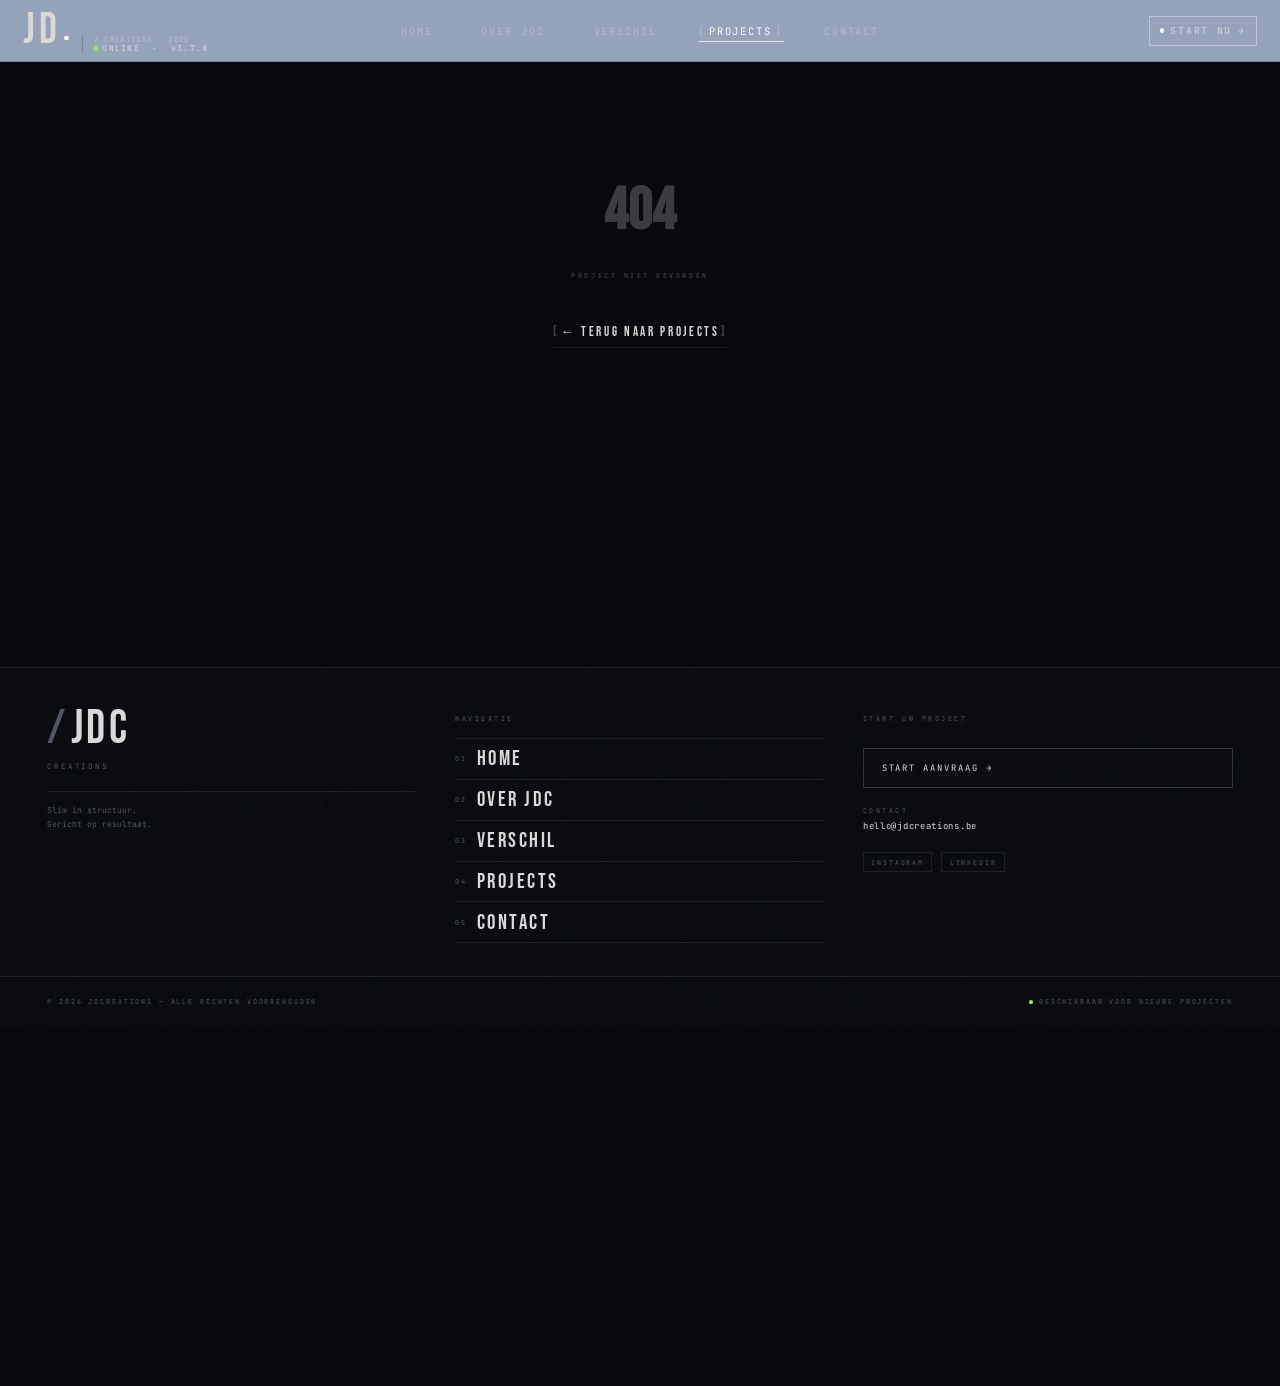
<file: project.html>
<!DOCTYPE html>
<html lang="nl">
<head>
	<meta charset="utf-8">
	<meta name="viewport" content="initial-scale=1, width=device-width">
	<title>Project — JDCreations</title>
	<meta name="description" content="Een custom webproject van JDCreations — volledig op maat, handgeschreven code, gebouwd om te converteren.">
	<link rel="canonical" href="https://www.jdcreations.be/projects.html">
	<meta property="og:type" content="website">
	<meta property="og:site_name" content="JDCreations">
	<meta property="og:title" content="Project — JDCreations">
	<meta property="og:description" content="Een custom webproject van JDCreations — volledig op maat, handgeschreven code, gebouwd om te converteren.">
	<meta property="og:url" content="https://www.jdcreations.be/projects.html">
	<meta property="og:image" content="https://www.jdcreations.be/og-image.png">
	<meta property="og:image:width" content="1200">
	<meta property="og:image:height" content="630">
	<meta property="og:locale" content="nl_BE">
	<meta name="twitter:card" content="summary_large_image">
	<meta name="twitter:title" content="Project — JDCreations">
	<meta name="twitter:description" content="Een custom webproject van JDCreations — volledig op maat, handgeschreven code.">
	<meta name="twitter:image" content="https://www.jdcreations.be/og-image.png">
	<link rel="icon" type="image/png" href="./favicon.png">

	<link rel="preconnect" href="https://fonts.googleapis.com" />
	<link rel="preconnect" href="https://fonts.gstatic.com" crossorigin />
	<link rel="stylesheet" href="https://fonts.googleapis.com/css2?family=Bebas+Neue&family=Inter:wght@400;500&family=JetBrains+Mono:wght@400;500&display=swap" />
	<link rel="stylesheet" href="./base.css" />
	<link rel="stylesheet" href="./header.css" />
	<link rel="stylesheet" href="./transitions.css" />
	<link rel="stylesheet" href="./footer.css" />
	<script src="./transitions.js"></script>
	<script src="./header.js" defer></script>
	<script src="./footer.js" defer></script>

	<script>
		try { if ('scrollRestoration' in history) history.scrollRestoration = 'manual'; } catch(e){}
		window.scrollTo(0, 0);
		(function() {
			function fitMobile() {
				var w = window.innerWidth;
				if (w <= 600) { document.documentElement.style.zoom = Math.min(w, 430) / 430; }
				else { document.documentElement.style.zoom = ''; }
			}
			fitMobile();
			window.addEventListener('resize', fitMobile);
		})();
	</script>

	<style>
	html { -webkit-text-size-adjust: 100%; }
	* { box-sizing: border-box; }
	body { margin: 0; background: #07090d; color: #d9d9d9; line-height: normal; font-family: 'JetBrains Mono', ui-monospace, monospace; }

	.proj-page { min-height: 100dvh; padding-top: 84px; }

	/* ═══════════════════════════
	   HERO
	═══════════════════════════ */
	.pj-hero {
		position: relative;
		overflow: hidden;
		padding: clamp(1.5rem, 3vh, 2.5rem) clamp(1.5rem, 7vw, 7rem) clamp(1.25rem, 2.5vh, 2rem);
		border-bottom: 1px solid rgba(148,163,184,0.12);
	}
	.pj-hero::before {
		content: '';
		position: absolute; inset: 0;
		background-image:
			linear-gradient(rgba(255,255,255,0.014) 1px, transparent 1px),
			linear-gradient(90deg, rgba(255,255,255,0.014) 1px, transparent 1px);
		background-size: 72px 72px;
		pointer-events: none; z-index: 0;
	}
	.pj-hero::after {
		content: '';
		position: absolute; inset: 0;
		background: var(--pj-bg, linear-gradient(160deg,#090d1a 0%,#07090d 100%));
		opacity: 0.52;
		pointer-events: none; z-index: 0;
	}
	.pj-hero-inner {
		position: relative; z-index: 1;
		max-width: 1100px;
	}

	/* ── Back link ── */
	.pj-back {
		display: inline-flex; align-items: center; gap: 10px;
		font-family: 'JetBrains Mono', ui-monospace, monospace;
		font-size: 9px; letter-spacing: 0.38em; text-transform: uppercase;
		color: rgba(148,163,184,0.5); text-decoration: none;
		margin-bottom: clamp(0.75rem, 2vh, 1.5rem);
		transition: color 0.2s ease;
	}
	.pj-back:hover { color: #ffffff; }
	.pj-back-arr { display: inline-block; transform: scaleX(-1); font-size: 11px; }

	.pj-meta {
		display: flex; align-items: center; gap: 14px;
		margin-bottom: 0.5rem;
	}
	.pj-num {
		font-family: 'JetBrains Mono', ui-monospace, monospace;
		font-size: 9px; letter-spacing: 0.38em;
		color: rgba(148,163,184,0.4); text-transform: uppercase;
	}
	.pj-num-sep { width: 20px; height: 1px; background: rgba(148,163,184,0.22); }

	.pj-h1 {
		font-family: 'Bebas Neue', ui-sans-serif, sans-serif;
		font-size: clamp(48px, 6vw, 88px);
		letter-spacing: 0.05em; color: #d9d9d9;
		line-height: 0.9; margin: 0;
	}
	.pj-type {
		font-family: 'JetBrains Mono', ui-monospace, monospace;
		font-size: clamp(9px, 0.9vw, 11px); letter-spacing: 0.34em;
		color: rgba(148,163,184,0.5); text-transform: uppercase;
		margin-top: 1.25rem;
	}

	/* Accent bar */
	.pj-accent-bar {
		width: 0; height: 1px;
		background: rgba(255,255,255,0.25);
		margin-top: 1.5rem;
		animation: pj-bar-grow 0.9s cubic-bezier(0.65,0,0.35,1) 0.3s forwards;
	}

	/* ═══════════════════════════
	   SVG DRAWING ANIMATION
	═══════════════════════════ */
	@keyframes pj-draw {
		from { stroke-dashoffset: var(--dash-len, 200); }
		to   { stroke-dashoffset: 0; }
	}
	@keyframes pj-bar-grow { to { width: 56px; } }
	@keyframes pj-scan {
		from { transform: scaleX(0); }
		to   { transform: scaleX(1); }
	}

	/* Corner SVGs positioned inside hero/mockup */
	.pj-corners { position: absolute; inset: 0; pointer-events: none; z-index: 1; }
	.pj-corner-svg {
		position: absolute;
		pointer-events: none;
	}
	.pj-corner-svg path {
		fill: none;
		stroke: rgba(148,163,184,0.2);
		stroke-width: 1;
		stroke-dasharray: var(--dash-len, 90);
		stroke-dashoffset: var(--dash-len, 90);
		animation: pj-draw var(--dur, 0.6s) cubic-bezier(0.65,0,0.35,1) var(--del, 0s) forwards;
	}
	.pj-corner-svg--accent path {
		stroke: var(--pj-accent-color, rgba(155,227,106,0.45));
		opacity: 0.5;
	}

	/* Scan line across hero */
	.pj-scan {
		position: absolute; z-index: 1; pointer-events: none;
		left: 0; right: 0;
		height: 1px;
		background: rgba(148,163,184,0.06);
		top: 50%;
		transform-origin: left;
		transform: scaleX(0);
		animation: pj-scan 1.4s cubic-bezier(0.65,0,0.35,1) 0.5s forwards;
	}
	.pj-scan::before, .pj-scan::after {
		content: '';
		position: absolute; top: -2px;
		width: 5px; height: 5px;
		border-radius: 50%;
		background: rgba(255,255,255,0.4);
		opacity: 0.45;
		animation: pj-dot-appear 0.3s ease forwards;
		animation-fill-mode: both;
	}
	.pj-scan::before { left: 0; animation-delay: 0.5s; }
	.pj-scan::after  { right: 0; animation-delay: 1.9s; }
	@keyframes pj-dot-appear { from { opacity: 0; transform: scale(0); } to { opacity: 0.45; transform: scale(1); } }

	/* ═══════════════════════════
	   BODY
	═══════════════════════════ */
	.pj-body {
		display: grid;
		grid-template-columns: 1fr 1.6fr;
		gap: clamp(2rem, 4vw, 4rem);
		padding: clamp(2rem, 4vh, 3.5rem) clamp(1.5rem, 5vw, 5rem);
		max-width: 1600px;
		align-items: start;
	}

	.pj-info { display: flex; flex-direction: column; gap: 0; }

	.pj-section {
		padding: clamp(1.75rem, 3vh, 2.5rem) 0;
		border-bottom: 1px solid rgba(148,163,184,0.1);
		position: relative;
	}
	.pj-section:first-child { padding-top: 0; }

	/* Accent draw-in on the section divider line */
	.pj-section::after {
		content: '';
		position: absolute; bottom: -1px; left: 0;
		height: 1px; width: 0;
		background: rgba(255,255,255,0.3);
		opacity: 1;
	}
	.pj-section.is-visible::after {
		animation: pj-bar-grow 0.9s cubic-bezier(0.65,0,0.35,1) 0.1s forwards;
	}

	.pj-label {
		font-family: 'JetBrains Mono', ui-monospace, monospace;
		font-size: 9px; letter-spacing: 0.38em; text-transform: uppercase;
		color: rgba(148,163,184,0.4); margin: 0 0 0.85rem;
	}
	.pj-desc {
		font-family: 'JetBrains Mono', ui-monospace, monospace;
		font-size: clamp(12px, 1vw, 14px); line-height: 1.9;
		color: rgba(217,217,217,0.72); margin: 0;
	}

	/* Tags */
	.pj-tags {
		display: flex; flex-wrap: wrap; gap: 7px;
		list-style: none; margin: 0; padding: 0;
	}
	.pj-tags li {
		font-family: 'JetBrains Mono', ui-monospace, monospace;
		font-size: 9px; letter-spacing: 0.26em; text-transform: uppercase;
		color: rgba(148,163,184,0.65);
		border: 1px solid rgba(148,163,184,0.15);
		padding: 6px 11px;
		transition: border-color 0.2s, color 0.2s;
	}
	.pj-tags li:hover {
		border-color: rgba(255,255,255,0.3);
		color: rgba(217,217,217,0.9);
	}

	/* ── CTA: [ Text → ] Bebas Neue style ── */
	.pj-cta-section { padding-top: clamp(1.75rem, 3vh, 2.5rem); }

	.pj-btns { display: flex; flex-direction: column; gap: 0; }

	.pj-btn {
		display: inline-flex; align-items: center; gap: 0;
		font-family: 'Bebas Neue', sans-serif;
		font-size: clamp(17px, 1.4vw, 22px);
		letter-spacing: 0.2em; text-decoration: none;
		padding: 10px 0;
		border-bottom: 1px solid rgba(148,163,184,0.1);
		transition: padding-left 0.22s cubic-bezier(0.22,0.61,0.36,1);
		white-space: nowrap;
	}
	.pj-btn:first-child { border-top: 1px solid rgba(148,163,184,0.1); }
	.pj-btn:hover { padding-left: 8px; }

	.pj-br { color: rgba(148,163,184,0.4); transition: color 0.2s; }
	.pj-bt { color: #d9d9d9; margin: 0 0.1em; transition: color 0.2s; }

	.pj-btn--primary:hover .pj-bt  { color: #ffffff; }
	.pj-btn--primary:hover .pj-br  { color: rgba(255,255,255,0.4); }
	.pj-btn--secondary:hover .pj-bt { color: #ffffff; }
	.pj-btn--secondary:hover .pj-br { color: rgba(255,255,255,0.4); }

	/* ── Live site link — smaller, monospace, secondary weight ──
	   Sits above START PROJECT in the button list. JetBrains Mono at 10px
	   signals "metadata / reference" vs the primary Bebas Neue CTAs.
	   ↗ arrow communicates external-link affordance (opens in new tab).
	   Matches the border-row rhythm of .pj-btn but is visually subordinate. */
	.pj-live-btn {
		display: flex; align-items: center; gap: 10px;
		font-family: 'JetBrains Mono', ui-monospace, monospace;
		font-size: 10px; letter-spacing: 0.26em; text-transform: uppercase;
		color: rgba(148,163,184,0.55);
		text-decoration: none;
		padding: 11px 0;
		border-top:    1px solid rgba(148,163,184,0.1);
		border-bottom: 1px solid rgba(148,163,184,0.1);
		transition: color 0.2s ease, padding-left 0.22s cubic-bezier(0.22,0.61,0.36,1);
	}
	.pj-live-btn:hover {
		color: rgba(217,217,217,0.82);
		padding-left: 6px;
	}
	.pj-live-arr { font-size: 12px; opacity: 0.65; transition: opacity 0.2s; }
	.pj-live-btn:hover .pj-live-arr { opacity: 1; }

	/* Underline that draws after the buttons */
	.pj-btn-underline {
		position: relative; margin-top: 1.75rem;
		height: 1px;
	}
	.pj-btn-underline::before {
		content: ''; position: absolute; inset: 0;
		background: rgba(148,163,184,0.12);
	}
	.pj-btn-underline::after {
		content: ''; position: absolute; left: 0; top: 0;
		height: 100%; width: 0;
		background: rgba(255,255,255,0.3);
		animation: pj-bar-grow 1.2s cubic-bezier(0.65,0,0.35,1) 0.8s forwards;
	}

	/* ── Right: mockup visual ── */
	.pj-visual { position: sticky; top: 104px; }

	.pj-mockup {
		background: var(--pj-bg, linear-gradient(148deg,#091628 0%,#06101e 100%));
		border: 1px solid rgba(148,163,184,0.1);
		aspect-ratio: 16 / 10;
		position: relative; overflow: hidden;
	}
	.pj-mockup::before {
		content: '';
		position: absolute; inset: 0;
		background-image:
			linear-gradient(rgba(255,255,255,0.022) 1px, transparent 1px),
			linear-gradient(90deg, rgba(255,255,255,0.022) 1px, transparent 1px);
		background-size: 44px 44px;
	}
	.pj-mockup-inner {
		position: absolute; inset: 0;
		display: flex; flex-direction: column;
		align-items: center; justify-content: center; gap: 14px;
	}
	.pj-mockup-name {
		font-family: 'Bebas Neue', sans-serif;
		font-size: clamp(24px, 3.5vw, 52px); letter-spacing: 0.14em;
		color: rgba(255,255,255,0.1);
	}
	.pj-mockup-bar {
		width: 0; height: 1.5px;
		background: rgba(255,255,255,0.18);
		animation: pj-bar-grow 1s cubic-bezier(0.65,0,0.35,1) 0.7s forwards;
	}

	/* ── Video player ── */
	.pj-video-wrap {
		position: relative;
		width: 100%;
		background: #000;
		border: 1px solid rgba(148,163,184,0.1);
		overflow: hidden;
	}
	.pj-video-wrap video {
		display: block;
		width: 100%;
		height: auto;
	}
	.pj-video-label {
		font-family: 'JetBrains Mono', ui-monospace, monospace;
		font-size: 9px;
		letter-spacing: 0.38em;
		text-transform: uppercase;
		color: rgba(148,163,184,0.4);
		margin: 0 0 0.85rem;
	}

	/* ── 404 ── */
	.pj-notfound {
		display: flex; flex-direction: column; align-items: center;
		justify-content: center; min-height: 60vh;
		gap: 1.5rem; text-align: center; padding: 2rem;
	}
	.pj-notfound h1 { font-family: 'Bebas Neue', sans-serif; font-size: 80px; color: rgba(217,217,217,0.25); margin: 0; }
	.pj-notfound p  { font-size: 9px; letter-spacing: 0.38em; text-transform: uppercase; color: rgba(148,163,184,0.45); }

	/* ═══════════════════════════
	   RESPONSIVE
	═══════════════════════════ */
	@media (max-width: 900px) {
		.pj-body { grid-template-columns: 1fr; gap: 2rem; }
		.pj-visual { position: static; order: -1; }
	}
	@media (max-width: 600px) {
		.proj-page { padding-top: 64px; }
		.pj-h1 { font-size: 52px; }
		.pj-body { padding: 2.5rem 1.25rem; }
		.pj-hero { padding: 3rem 1.25rem 2.5rem; }
		.pj-btn { font-size: 22px; }
	}
	</style>
</head>
<body>

<div class="proj-page" id="projPage"><!-- populated by JS --></div>

<script>
'use strict';

const PROJECTS = [
	{
		num:   '/ 01',
		title: 'HELI-FLIGHTS',
		type:  '3D CONCEPT PAGE / IMMERSIVE BRAND EXPERIENCE',
		desc:  'Heli-Flights biedt ervaringen die mensen hun hele leven bijblijven — de website moest dat meteen uitstralen. We ontwierpen een immersive 3D-conceptpagina die bezoekers van de eerste seconde meeneemt: scroll-driven animaties, cinematische diepte en beweging die de sensatie van een helichtvlucht al voor de boeking laat voelen. Een digitale aanwezigheid zo indrukwekkend als de vlucht zelf.',
		tags:  ['Custom design', 'Motion & interaction', 'Front-end development', 'Brand-aligned system', 'Responsive build', '3D visual integration'],
		url:   'heli-flights.be',
		link:  'https://heli-flights.be',
		video: './heli-flights-lp.mp4',
		bg:    'linear-gradient(170deg,#091628 0%,#060f1e 55%,#0d1c38 100%)',
		accent:'100,148,255',
		slug:  'heli-flights',
	},
	{
		num:   '/ 02',
		title: 'RELOVATION',
		type:  'EDITORIAL DESIGN / LIVE JAZZ BRAND',
		desc:  'Relovation speelt live jazzmuziek die zalen tot leven brengt — de website moest datzelfde gevoel vastleggen. We bouwden een editorial site met karakter: warme typografie, een geanimeerde concertprogramma-navigatie en een organisch kleurpalet dat de energie van de band ademhaalt. Bezoekers voelen de sfeer al voor ze in de zaal zitten.',
		tags:  ['Editorial layout', 'Brand identity', 'Custom typography', 'Motion design', 'Responsive build', 'Live music positioning'],
		url:   'relovation.be',
		link:  'https://relovation.be',
		bg:    'linear-gradient(170deg,#0b1810 0%,#132015 55%,#0d1a12 100%)',
		accent:'76,106,87',
		slug:  'relovation',
	},
	{
		num:   '/ 03',
		title: 'SCHRIJFSTIJN',
		type:  'EDITORIAL DESIGN / DIGITAL PRESENCE',
		desc:  'Schrijfstijn schrijft nummers die mensen raken — de website moest hetzelfde doen. We vertaalden de artistieke identiteit van HanzKazan naar een donker editorial concept: gedurfde typografie, subtiele animaties en een sfeer die uitnodigt om te blijven. Geen productpagina, maar een beleving die de artiest echt weerspiegelt en fans doet terugkomen.',
		tags:  ['Editorial layout', 'Brand identity', 'Custom typography', 'Motion design', 'Responsive build', 'Digital positioning'],
		url:   'schrijfstijn.be',
		link:  'https://schrijfstijn.be',
		video: './schrijfstijn-lp.mp4',
		bg:    'linear-gradient(170deg,#150d06 0%,#201306 55%,#170e05 100%)',
		accent:'210,148,70',
		slug:  'schrijfstijn',
	},
	{
		num:   '/ 04',
		title: 'RENAULT CLIO',
		type:  'CONCEPT PAGE / AUTOMOTIVE BRAND EXPERIENCE',
		desc:  'Autorijden is emotie — en die begint lang voor de proefrit. Voor dit Renault Clio-conceptproject bouwden we een immersive productervaring die de grens tussen digitaal en fysiek vervaagt: een live 3D-configurator via Three.js, een gedetailleerd Blender-model en scroll-driven animaties die snelheid en stijl het scherm in brengen. Zo wordt een website het sterkste verkoopargument.',
		tags:  ['Three.js / WebGL', 'Blender 3D model', 'Live 3D configurator', 'Immersive scroll', 'Automotive design', 'Brand experience'],
		url:   'renaultclio.concept',
		link:  null,
		video: './renault-clio-lp.mp4',
		bg:    'linear-gradient(170deg,#1a0507 0%,#240a0c 55%,#1c0608 100%)',
		accent:'220,42,32',
		slug:  'renault-clio',
	},
	{
		num:   '/ 05',
		title: 'SUNCLASSY',
		type:  'BRAND IDENTITY / LIFESTYLE WEBSITE',
		desc:  'SUNCLASSY verkoopt geen zonnebrillen — het verkoopt een gevoel van stijl en zelfvertrouwen. De website moest die premium lifestyle sfeer meteen neerzetten. We creëerden een strak, zomers design met een heldere visuele taal: elk element versterkt het merk als kwaliteitsalternatief voor klanten die stijl serieus nemen. Van eerste blik tot aankoop — alles klopt.',
		tags:  ['Brand identity', 'Editorial layout', 'Lifestyle positioning', 'Custom design', 'Responsive build', 'Visual system'],
		url:   'sunclassy.be',
		link:  null,
		bg:    'linear-gradient(170deg,#070f09 0%,#0c1a0e 55%,#091209 100%)',
		accent:'120,200,80',
		slug:  'sunclassy',
	},
];

/* ── Draw corner brackets as small absolute SVGs ── */
function cornerBrackets(container, strokeColor, size, inset, baseDelay) {
	size   = size   || 18;
	inset  = inset  || 14;
	baseDelay = baseDelay || 0.15;
	strokeColor = strokeColor || 'rgba(148,163,184,0.22)';

	/* Corners: [top, left, pathD, dashLen] */
	const W = size + 4, H = size + 4;
	const defs = [
		{ t: inset, l: inset,           d:`M${size} 0 L 0 0 L 0 ${size}`,  len: size*2, del: baseDelay      },
		{ t: inset, r: inset,           d:`M 0 0 L${size} 0 L${size} ${size}`, len: size*2, del: baseDelay+0.1 },
		{ b: inset, l: inset,           d:`M 0 0 L 0 ${size} L${size} ${size}`, len: size*2, del: baseDelay+0.2 },
		{ b: inset, r: inset,           d:`M${size} 0 L${size} ${size} L 0 ${size}`, len: size*2, del: baseDelay+0.3 },
	];

	const ns = 'http://www.w3.org/2000/svg';
	defs.forEach(function(def) {
		var svg = document.createElementNS(ns, 'svg');
		svg.setAttribute('width',  W);
		svg.setAttribute('height', H);
		svg.setAttribute('viewBox', '0 0 ' + W + ' ' + H);
		svg.setAttribute('aria-hidden', 'true');
		svg.setAttribute('class', 'pj-corner-svg');

		var s = Object.assign(svg.style, { position:'absolute', pointerEvents:'none', zIndex:'2' });
		if (def.t !== undefined) svg.style.top    = def.t + 'px';
		if (def.b !== undefined) svg.style.bottom = def.b + 'px';
		if (def.l !== undefined) svg.style.left   = def.l + 'px';
		if (def.r !== undefined) svg.style.right  = def.r + 'px';

		var path = document.createElementNS(ns, 'path');
		path.setAttribute('d', def.d);
		path.setAttribute('fill', 'none');
		path.setAttribute('stroke', strokeColor);
		path.setAttribute('stroke-width', '1');
		/* Use vector-effect for non-distorted stroke */
		path.setAttribute('vector-effect', 'non-scaling-stroke');
		var len = def.len;
		path.style.cssText = (
			'stroke-dasharray:' + len + ';' +
			'stroke-dashoffset:' + len + ';' +
			'animation:pj-draw 0.55s cubic-bezier(0.65,0,0.35,1) ' + def.del + 's forwards'
		);

		svg.appendChild(path);
		container.appendChild(svg);
	});
}

/* ── Intersection observer ── */
function observeSections() {
	if (!('IntersectionObserver' in window)) {
		document.querySelectorAll('.pj-section').forEach(function(el){ el.classList.add('is-visible'); });
		return;
	}
	var io = new IntersectionObserver(function(entries) {
		entries.forEach(function(e) {
			if (e.isIntersecting) { e.target.classList.add('is-visible'); io.unobserve(e.target); }
		});
	}, { threshold: 0.2 });
	document.querySelectorAll('.pj-section').forEach(function(el){ io.observe(el); });
}

/* ── Render ── */
function render(p) {
	document.title = p.title + ' · JDCreations';

	document.documentElement.style.setProperty('--pj-bg', p.bg);

	var visitBtn = p.link
		? '<a class="pj-live-btn" href="' + p.link + '" target="_blank" rel="noopener noreferrer" aria-label="Bezoek ' + p.url + ' (opent in nieuw tabblad)">' +
		  '<span class="pj-live-arr" aria-hidden="true">&#8599;</span>' +
		  '<span>' + p.url + '</span>' +
		  '</a>'
		: '';

	var page = document.getElementById('projPage');
	page.innerHTML =
		'<div class="pj-hero">' +
			'<div class="pj-scan" aria-hidden="true"></div>' +
			'<div class="pj-hero-inner">' +
				'<a class="pj-back" href="./projects.html">' +
					'<span class="pj-back-arr" aria-hidden="true">&#8594;</span>' +
					'<span>TERUG NAAR PROJECTS</span>' +
				'</a>' +
				'<div class="pj-meta">' +
					'<span class="pj-num">' + p.num + '</span>' +
					'<span class="pj-num-sep" aria-hidden="true"></span>' +
				'</div>' +
				'<h1 class="pj-h1">' + p.title + '</h1>' +
				'<p class="pj-type">' + p.type + '</p>' +
				'<div class="pj-accent-bar" aria-hidden="true"></div>' +
			'</div>' +
		'</div>' +

		'<div class="pj-body">' +
			'<div class="pj-info">' +
				'<div class="pj-section">' +
					'<p class="pj-label">Over het project</p>' +
					'<p class="pj-desc">' + p.desc + '</p>' +
				'</div>' +
				'<div class="pj-section">' +
					'<p class="pj-label">Technologi&euml;en &amp; aanpak</p>' +
					'<ul class="pj-tags">' + p.tags.map(function(t){ return '<li>' + t + '</li>'; }).join('') + '</ul>' +
				'</div>' +
				'<div class="pj-cta-section">' +
					'<div class="pj-btns">' +
						visitBtn +
						'<a class="pj-btn pj-btn--secondary" href="./contact.html">' +
							'<span class="pj-br">[ </span><span class="pj-bt">START PROJECT &rarr;</span><span class="pj-br"> ]</span>' +
						'</a>' +
					'</div>' +
					'<div class="pj-btn-underline" aria-hidden="true"></div>' +
				'</div>' +
			'</div>' +

			'<div class="pj-visual">' +
				(p.video
					? '<p class="pj-video-label">Preview</p>' +
					  '<div class="pj-video-wrap">' +
					  '<video src="' + p.video + '" controls autoplay muted loop playsinline></video>' +
					  '</div>'
					: '<div class="pj-mockup" aria-hidden="true">' +
					  '<div class="pj-mockup-inner">' +
					  '<div class="pj-mockup-name">' + p.title + '</div>' +
					  '<div class="pj-mockup-bar"></div>' +
					  '</div>' +
					  '</div>'
				) +
			'</div>' +
		'</div>';

	/* Hero corner brackets */
	var hero = page.querySelector('.pj-hero');
	cornerBrackets(hero, 'rgba(148,163,184,0.18)', 20, 16, 0.15);

	/* Mockup corner brackets — white, matching index.html line aesthetic */
	var mockup = page.querySelector('.pj-mockup');
	if (mockup) cornerBrackets(mockup, 'rgba(255,255,255,0.15)', 14, 10, 0.65);

	requestAnimationFrame(function() {
		observeSections();
		document.documentElement.classList.remove('scroll-locked');
		document.body.classList.add('loader-gone');
	});
}

function renderNotFound() {
	var page = document.getElementById('projPage');
	page.innerHTML =
		'<div class="pj-notfound">' +
			'<h1>404</h1>' +
			'<p>Project niet gevonden</p>' +
			'<a class="pj-btn pj-btn--secondary" href="./projects.html" style="margin-top:1rem">' +
				'<span class="pj-br">[ </span><span class="pj-bt">&larr; TERUG NAAR PROJECTS</span><span class="pj-br"> ]</span>' +
			'</a>' +
		'</div>';
	document.documentElement.classList.remove('scroll-locked');
}

(function init() {
	var slug = new URLSearchParams(location.search).get('p') || '';
	var project = PROJECTS.find(function(p){ return p.slug === slug; });
	if (project) render(project); else renderNotFound();
})();
</script>

</body>
</html>
</file>
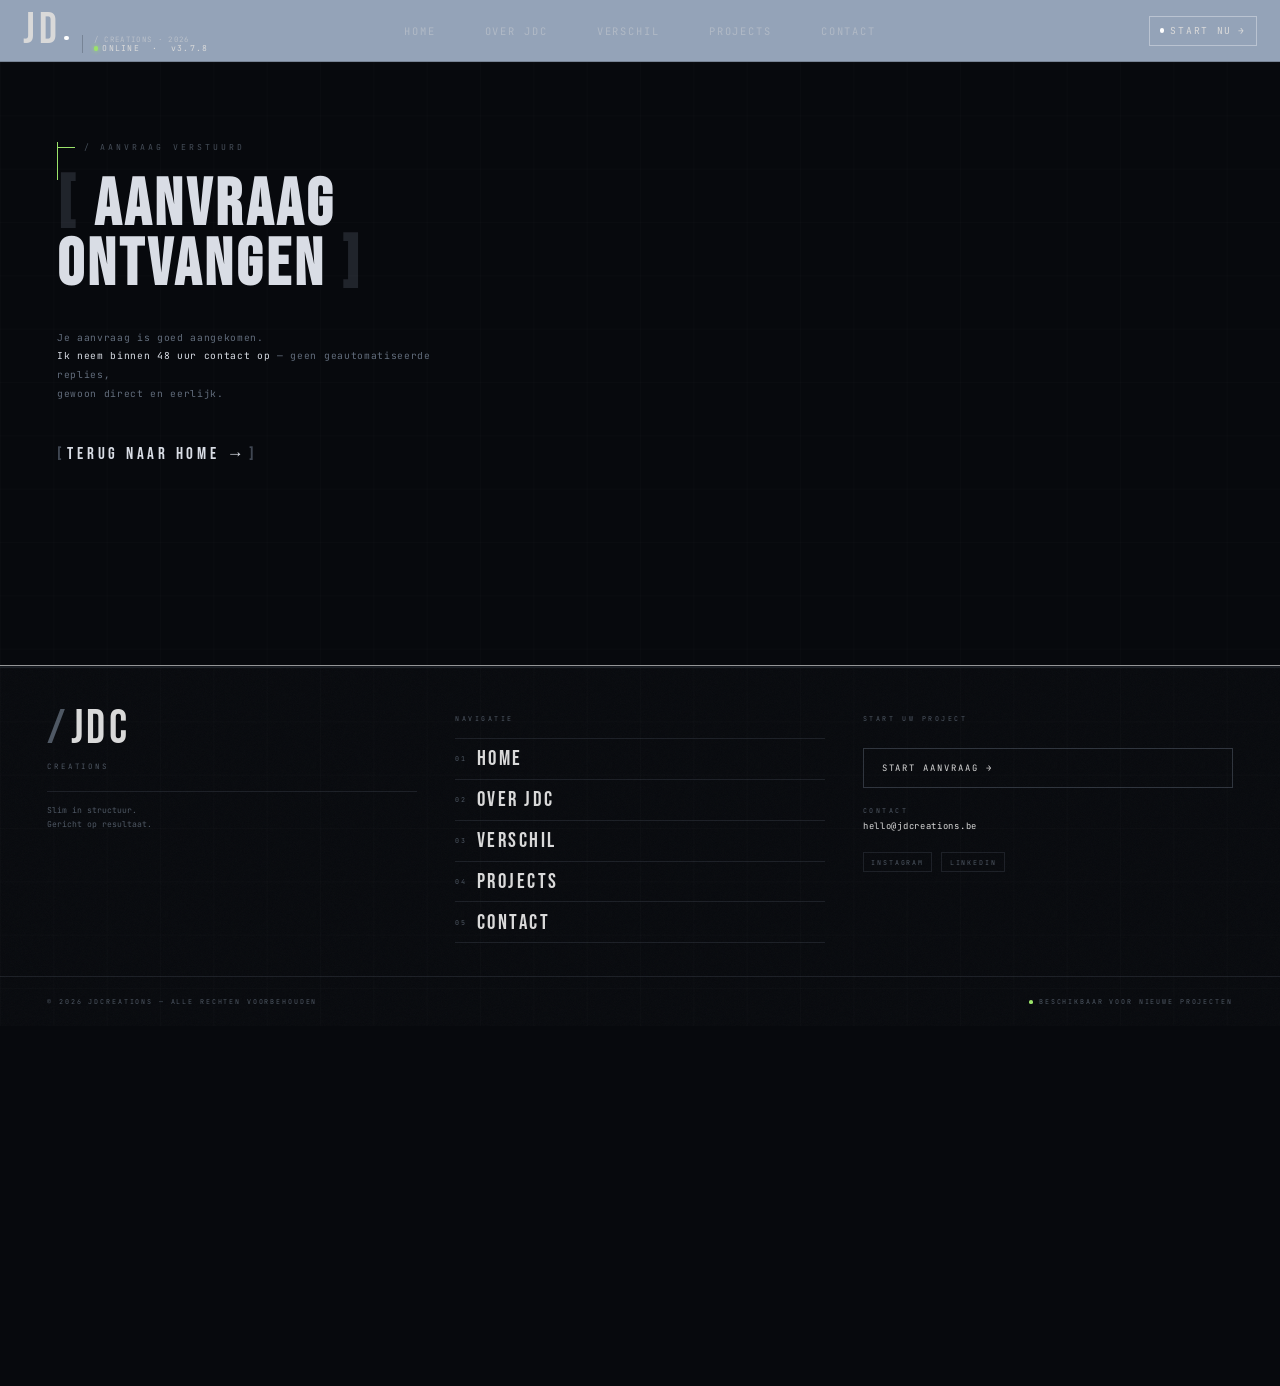
<file: success.html>
<!DOCTYPE html>
<html lang="nl">
<head>
	<meta charset="utf-8">
	<meta name="viewport" content="initial-scale=1, width=device-width">
	<title>Aanvraag ontvangen — JDCreations</title>
	<meta name="robots" content="noindex, nofollow">
	<link rel="icon" type="image/png" href="./favicon.png">

	<link rel="preconnect" href="https://fonts.googleapis.com" />
	<link rel="preconnect" href="https://fonts.gstatic.com" crossorigin />
	<link rel="stylesheet" href="https://fonts.googleapis.com/css2?family=Bebas+Neue&family=JetBrains+Mono:wght@400;500&display=swap" />
	<link rel="stylesheet" href="./base.css" />
	<link rel="stylesheet" href="./header.css" />
	<link rel="stylesheet" href="./transitions.css" />
	<link rel="stylesheet" href="./footer.css" />
	<script src="./transitions.js"></script>
	<script src="./header.js" defer></script>
	<script src="./footer.js" defer></script>

	<script>
		try { if ('scrollRestoration' in history) history.scrollRestoration = 'manual'; } catch(e){}
		window.scrollTo(0, 0);
		(function() {
			function fitMobile() {
				var w = window.innerWidth;
				if (w <= 600) { document.documentElement.style.zoom = Math.min(w, 430) / 430; }
				else { document.documentElement.style.zoom = ''; }
			}
			fitMobile();
			window.addEventListener('resize', fitMobile);
		})();
	</script>

	<style>
	html { -webkit-text-size-adjust: 100%; }
	* { box-sizing: border-box; }
	body { margin: 0; background: #07090d; color: #D9DDE5; font-family: 'JetBrains Mono', ui-monospace, monospace; line-height: normal; }

	:root {
		--pad-x: clamp(1.5rem, 6vw, 7rem);
		--rule:  rgba(148,163,184,0.1);
		--dim:   rgba(148,163,184,0.55);
		--green: #9be36a;
	}

	.sc-page {
		padding-top: 84px;
		min-height: 100dvh;
		display: flex;
		flex-direction: column;
	}

	/* ── HERO ─────────────────────────────────────── */
	.sc-hero {
		position: relative;
		overflow: hidden;
		padding: clamp(5rem,12vh,9rem) var(--pad-x) clamp(3rem,6vh,5rem);
		border-bottom: 1px solid var(--rule);
		flex: 1;
	}
	.sc-hero::before {
		content: '';
		position: absolute; inset: 0;
		background-image:
			linear-gradient(rgba(255,255,255,0.013) 1px, transparent 1px),
			linear-gradient(90deg, rgba(255,255,255,0.013) 1px, transparent 1px);
		background-size: 72px 72px;
		pointer-events: none;
	}

	.sc-inner {
		position: relative; z-index: 1;
		max-width: 820px;
	}

	.sc-eyebrow {
		font-size: 11px; letter-spacing: 0.38em; text-transform: uppercase;
		color: rgba(148,163,184,0.45); margin: 0 0 2rem;
		display: flex; align-items: center; gap: 12px;
	}
	.sc-eyebrow::before {
		content: '';
		display: inline-block; width: 24px; height: 1px;
		background: var(--green); flex-shrink: 0;
	}

	.sc-h1 {
		font-family: 'Bebas Neue', sans-serif;
		font-size: clamp(52px, 7vw, 110px);
		letter-spacing: 0.06em; line-height: 0.9;
		color: #D9DDE5; margin: 0 0 clamp(2rem,5vh,4rem);
	}
	.sc-h1-dim { color: rgba(148,163,184,0.18); }

	.sc-body {
		font-size: clamp(13px, 1vw, 15px); letter-spacing: 0.07em; line-height: 1.95;
		color: rgba(148,163,184,0.65);
		max-width: 520px;
		margin: 0 0 clamp(2.5rem,6vh,4.5rem);
	}
	.sc-body strong {
		color: #D9DDE5; font-weight: 400;
	}

	.sc-back {
		display: inline-flex; align-items: center;
		font-family: 'Bebas Neue', sans-serif;
		font-size: clamp(18px, 1.8vw, 26px); letter-spacing: 0.22em;
		color: rgba(148,163,184,0.4); text-decoration: none;
		transition: color 0.2s;
	}
	.sc-back-text { color: #D9DDE5; margin: 0 0.1em; transition: color 0.2s; }
	.sc-back:hover { color: rgba(255,255,255,0.65); }
	.sc-back:hover .sc-back-text { color: #ffffff; }

	/* Animated reveal line */
	.sc-hline {
		position: absolute; bottom: 0; left: 0;
		width: 100%; height: 1px;
		background: rgba(255,255,255,0.04);
		overflow: hidden;
	}
	.sc-hline::after {
		content: '';
		position: absolute; left: 0; top: 0;
		height: 100%; width: 100%;
		background: rgba(255,255,255,0.55);
		transform: scaleX(0); transform-origin: left;
		transition: transform 1.1s cubic-bezier(0.22,0.61,0.36,1) 0.15s;
	}
	body.loader-gone .sc-hline::after { transform: scaleX(1); }

	/* Green accent line top-left */
	.sc-accent {
		position: absolute; top: clamp(5rem,12vh,9rem); left: var(--pad-x);
		width: 2px; height: 0;
		background: var(--green);
		transition: height 0.9s cubic-bezier(0.22,0.61,0.36,1) 0.3s;
	}
	body.loader-gone .sc-accent { height: clamp(32px,4vw,52px); }

	@media (max-width: 600px) {
		.sc-page { padding-top: 64px; }
		.sc-h1 { font-size: 58px; }
	}
	</style>
</head>
<body>

<div class="sc-page">
	<section class="sc-hero">
		<div class="sc-accent"></div>
		<div class="sc-inner">
			<p class="sc-eyebrow">/ AANVRAAG VERSTUURD</p>
			<h1 class="sc-h1">
				<span class="sc-h1-dim">[ </span>AANVRAAG<br>ONTVANGEN<span class="sc-h1-dim"> ]</span>
			</h1>
			<p class="sc-body">
				Je aanvraag is goed aangekomen.<br>
				<strong>Ik neem binnen 48 uur contact op</strong> — geen geautomatiseerde replies,<br>
				gewoon direct en eerlijk.
			</p>
			<a class="sc-back" href="./index.html">
				<span>[ </span><span class="sc-back-text">TERUG NAAR HOME &rarr;</span><span> ]</span>
			</a>
		</div>
		<div class="sc-hline"></div>
	</section>
</div>

</body>
</html>
</file>
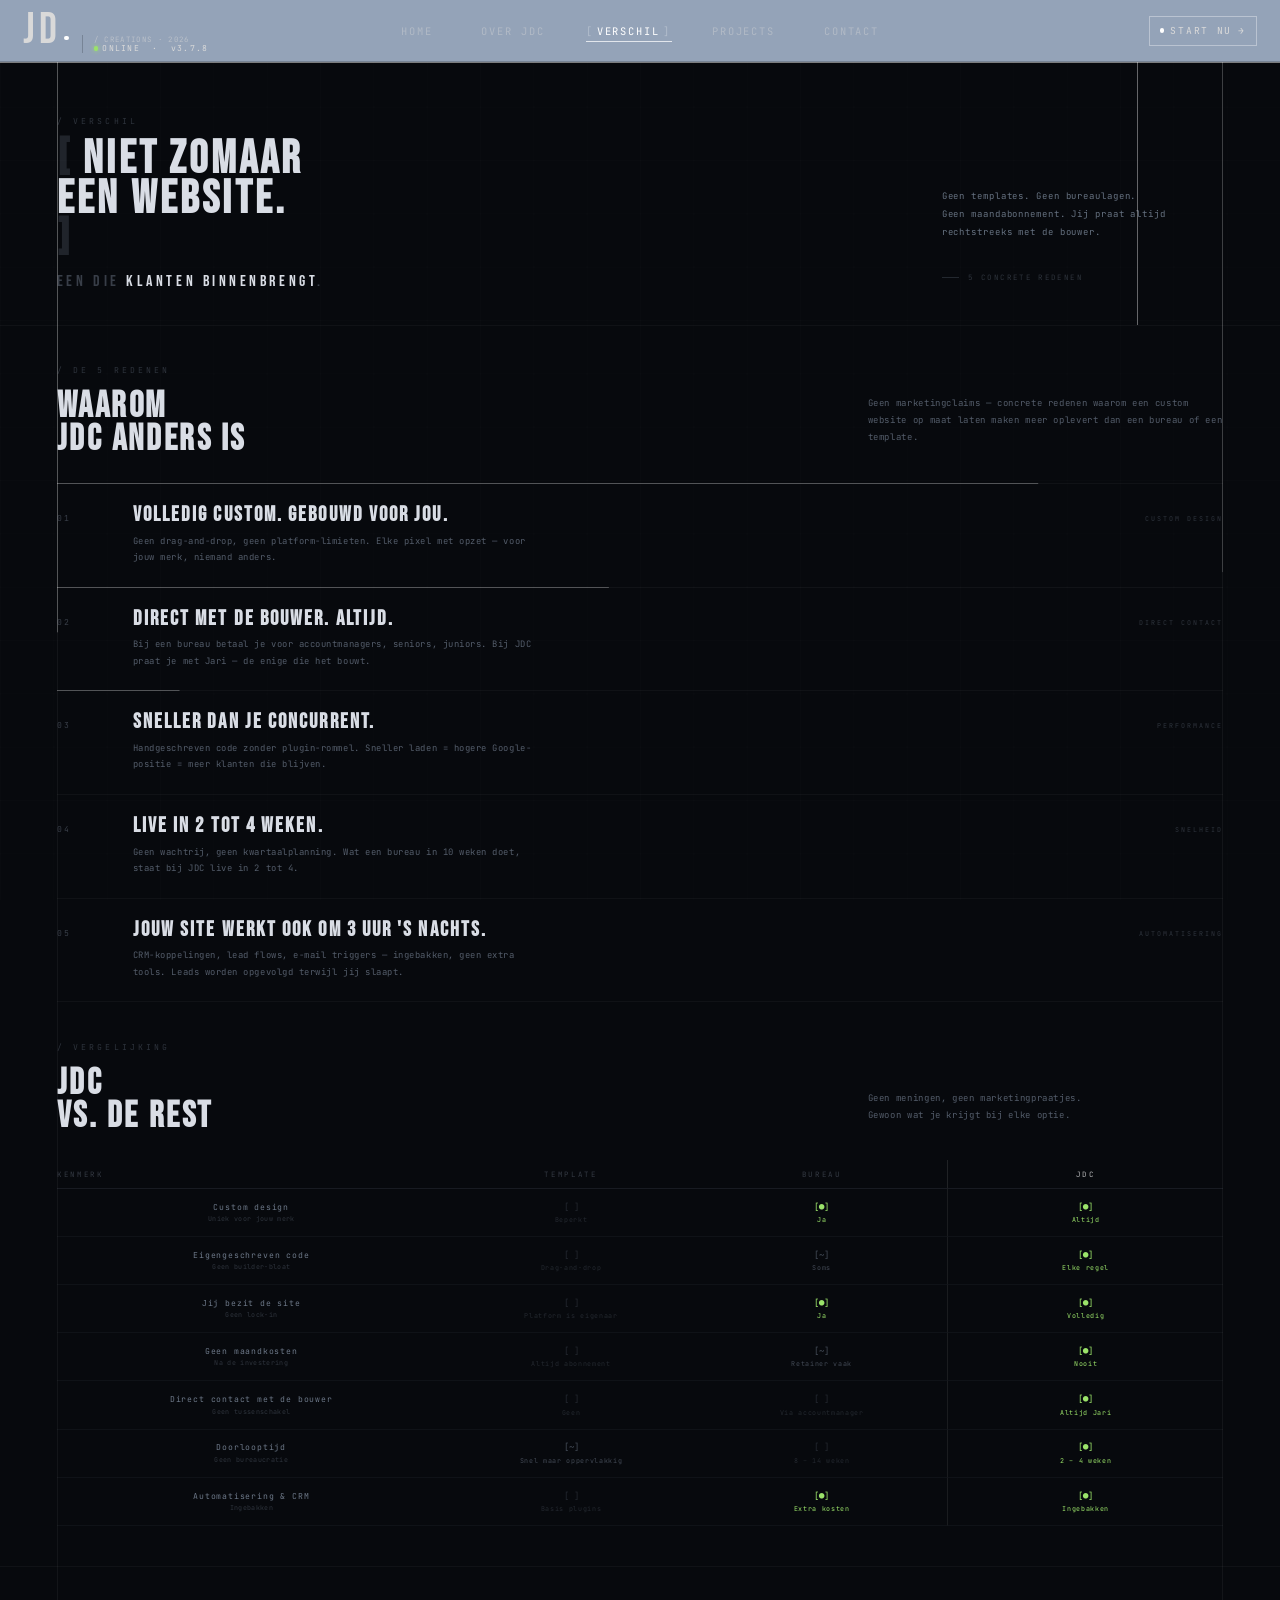
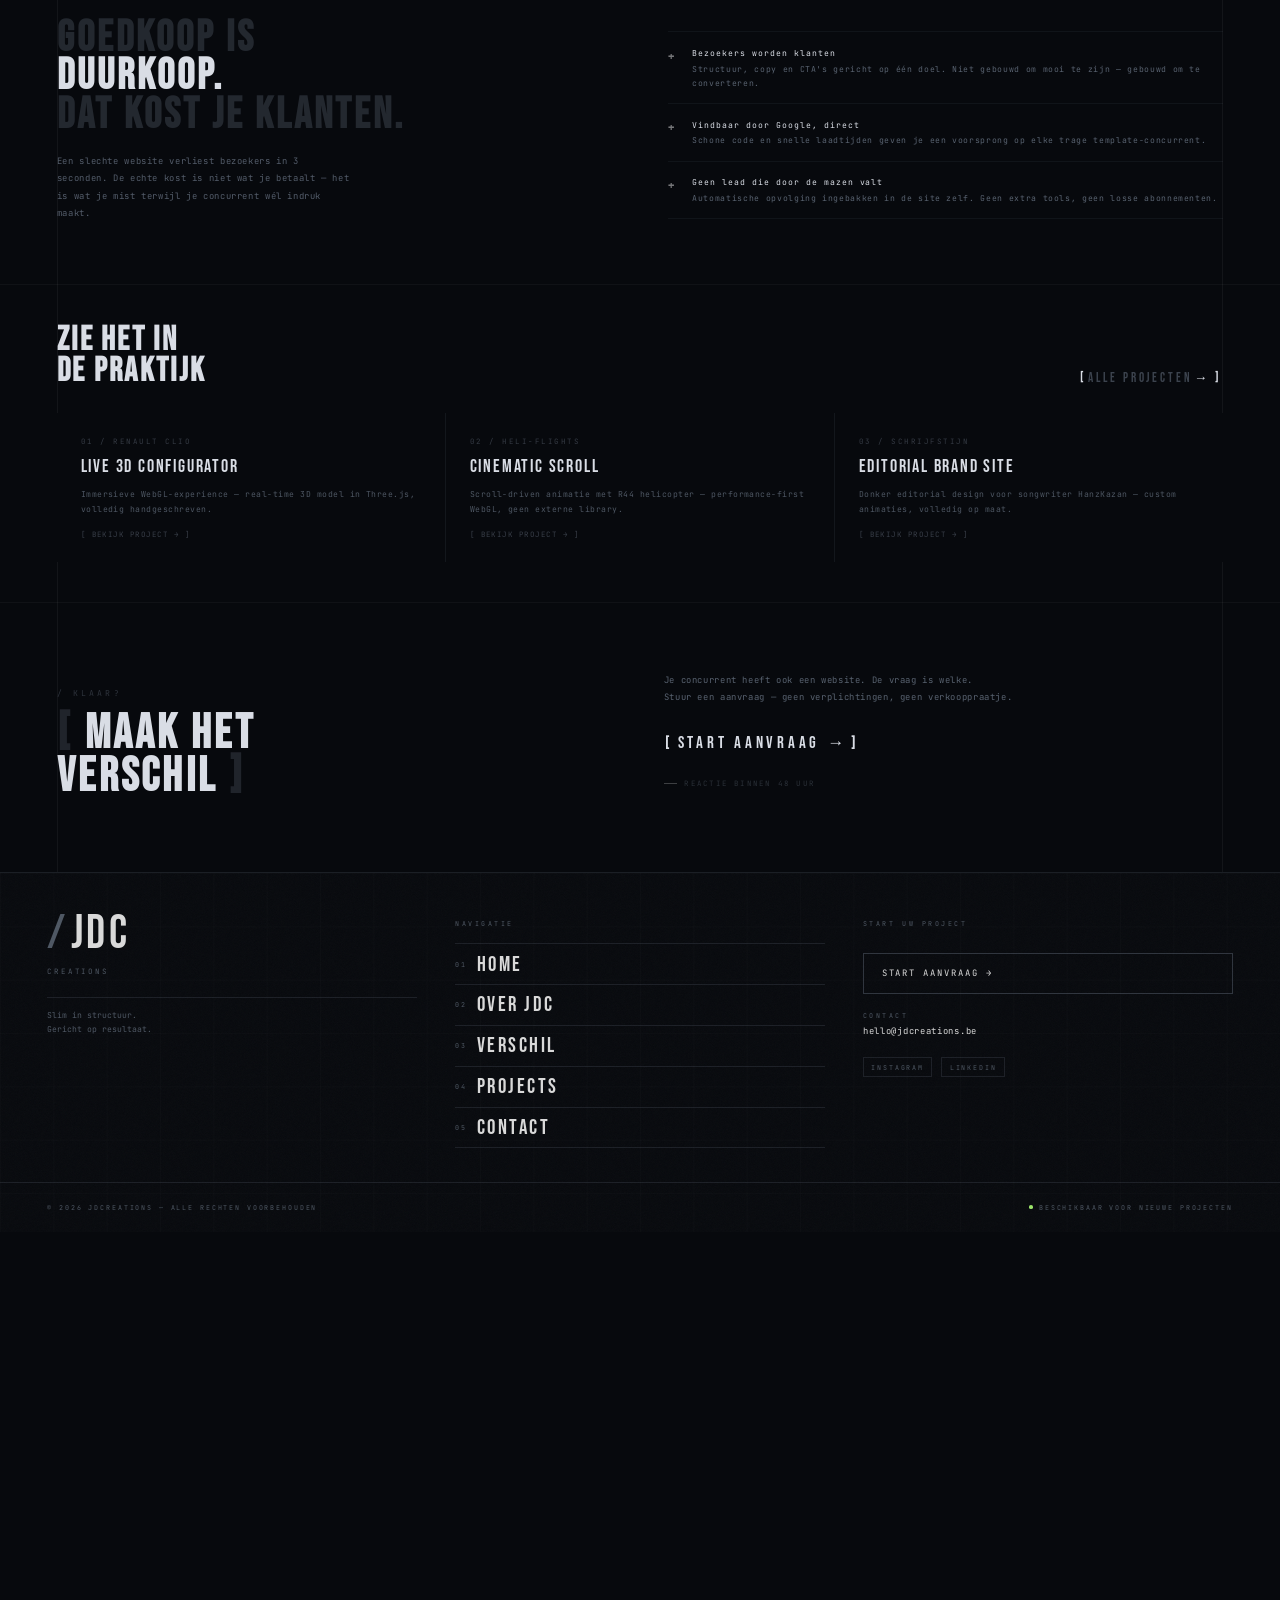
<file: verschil.html>
<!DOCTYPE html>
<html lang="nl">
<head>
	<meta charset="utf-8">
	<meta name="viewport" content="initial-scale=1, width=device-width">
	<title>Website Laten Maken Kosten & Alternatieven voor Bureaus | JDCreations</title>
	<meta name="description" content="Wat kost een website laten maken? JDCreations vs. webdesign bureau vs. templates — 5 concrete redenen waarom custom webdesign op maat betaalt. Geen maandkosten, live in 2–4 weken.">
	<meta name="keywords" content="website laten maken kosten, website laten maken prijs, webdesign bureau alternatief, goedkoop website laten maken, custom website kosten, website redesign">
	<link rel="canonical" href="https://www.jdcreations.be/verschil.html">
	<meta property="og:type" content="website">
	<meta property="og:site_name" content="JDCreations">
	<meta property="og:title" content="Website Laten Maken Kosten & Alternatieven | JDCreations">
	<meta property="og:description" content="Wat kost een website laten maken? JDCreations vs. bureau vs. templates — 5 redenen waarom custom webdesign de slimste investering is.">
	<meta property="og:url" content="https://www.jdcreations.be/verschil.html">
	<meta property="og:image" content="https://www.jdcreations.be/og-image.png">
	<meta property="og:image:width" content="1200">
	<meta property="og:image:height" content="630">
	<meta property="og:locale" content="nl_BE">
	<meta name="twitter:card" content="summary_large_image">
	<meta name="twitter:title" content="Website Laten Maken Kosten & Alternatieven | JDCreations">
	<meta name="twitter:description" content="Wat kost een website laten maken? Vergelijk JDCreations met bureaus en templates.">
	<meta name="twitter:image" content="https://www.jdcreations.be/og-image.png">
	<link rel="icon" type="image/png" href="./favicon.png">

	<link rel="preconnect" href="https://fonts.googleapis.com" />
	<link rel="preconnect" href="https://fonts.gstatic.com" crossorigin />
	<link rel="stylesheet" href="https://fonts.googleapis.com/css2?family=Bebas+Neue&family=JetBrains+Mono:wght@400;500&display=swap" />
	<link rel="stylesheet" href="./base.css" />
	<link rel="stylesheet" href="./header.css" />
	<link rel="stylesheet" href="./transitions.css" />
	<link rel="stylesheet" href="./footer.css" />
	<script src="./transitions.js"></script>
	<script src="./header.js" defer></script>
	<script src="./footer.js" defer></script>

	<script>
		try { if ('scrollRestoration' in history) history.scrollRestoration = 'manual'; } catch(e){}
		window.scrollTo(0, 0);
		(function() {
			function fitMobile() {
				var w = window.innerWidth;
				if (w <= 600) { document.documentElement.style.zoom = Math.min(w, 430) / 430; }
				else { document.documentElement.style.zoom = ''; }
			}
			fitMobile();
			window.addEventListener('resize', fitMobile);
		})();
	</script>

	<style>
	html { -webkit-text-size-adjust: 100%; }
	* { box-sizing: border-box; }
	body { margin: 0; background: #07090d; color: #D9DDE5; font-family: 'JetBrains Mono', ui-monospace, monospace; line-height: normal; }

	:root {
		--pad:   clamp(1.5rem, 6vw, 7rem);
		--rule:  rgba(148,163,184,0.1);
		--dim:   rgba(148,163,184,0.55);
		--faint: rgba(148,163,184,0.28);
		--text:  #D9DDE5;
	}

	/* ── Global grid (fixed — stays behind content while scrolling) ── */
	body::before {
		content: '';
		position: fixed; inset: 0; z-index: 0;
		background-image:
			linear-gradient(rgba(255,255,255,0.013) 1px, transparent 1px),
			linear-gradient(90deg, rgba(255,255,255,0.013) 1px, transparent 1px);
		background-size: 72px 72px;
		pointer-events: none;
	}

	/* ── Page wrapper ── */
	.vr-page {
		position: relative;
		padding-top: 84px;
		z-index: 1;
	}

	/* ── Full-page vertical spine (scroll-draw) ── */
	.vr-spine {
		position: absolute;
		left: var(--pad);
		top: 0; bottom: 0;
		width: 1px;
		background: rgba(255,255,255,0.05);
		pointer-events: none;
		overflow: hidden;
		--draw-length: 3800;
	}
	.vr-spine::after {
		content: '';
		position: absolute; top: 0; left: 0;
		width: 100%; height: 100%;
		background: rgba(255,255,255,0.28);
		transform: scaleY(var(--draw, 0));
		transform-origin: top center;
	}

	/* Right spine */
	.vr-spine-r {
		position: absolute;
		right: var(--pad);
		top: 0; bottom: 0;
		width: 1px;
		background: rgba(255,255,255,0.05);
		pointer-events: none;
		overflow: hidden;
		--draw-length: 4200;
	}
	.vr-spine-r::after {
		content: '';
		position: absolute; top: 0; left: 0;
		width: 100%; height: 100%;
		background: rgba(255,255,255,0.18);
		transform: scaleY(var(--draw, 0));
		transform-origin: top center;
	}

	/* ── Drawn horizontal section-separator (scroll-draw) ── */
	.vr-hline {
		position: relative; z-index: 1;
		height: 1px;
		background: rgba(255,255,255,0.04);
		--draw-length: 380;
	}
	.vr-hline::after {
		content: '';
		position: absolute; top: 0; left: 0;
		height: 100%; width: 100%;
		background: rgba(255,255,255,0.28);
		transform: scaleX(var(--draw, 0));
		transform-origin: left center;
	}

	/* ── Scroll-reveal ── */
	.vr-fade {
		opacity: 0;
		transform: translateY(16px);
		transition: opacity 0.65s cubic-bezier(0.22,0.61,0.36,1),
		            transform 0.65s cubic-bezier(0.22,0.61,0.36,1);
	}
	.vr-fade.is-visible { opacity: 1; transform: none; }

	@media (prefers-reduced-motion: reduce) {
		.vr-fade { transition: none; opacity: 1; transform: none; }
		[data-scroll-draw] { --draw: 1 !important; }
		.vr-spine::after, .vr-spine-r::after { transform: scaleY(1); }
		.vr-hline::after { transform: scaleX(1); }
	}

	/* ── Section eyebrow ── */
	.vr-eyebrow {
		font-size: 11px; letter-spacing: 0.38em; text-transform: uppercase;
		color: var(--faint); margin: 0 0 1.25rem;
	}

	/* ════════════════════════════════════════
	   HERO
	════════════════════════════════════════ */
	.vr-hero {
		position: relative; z-index: 1;
		padding: clamp(3.5rem,8vh,6rem) var(--pad) clamp(2.5rem,5vh,4rem);
	}
	.vr-hero-inner {
		display: grid;
		grid-template-columns: 1fr minmax(auto,380px);
		gap: clamp(2rem,5vw,7rem);
		align-items: end;
	}

	.vr-h1 {
		font-family: 'Bebas Neue', sans-serif;
		font-size: clamp(44px, 4.8vw, 68px);
		letter-spacing: 0.07em; line-height: 0.88;
		color: var(--text); margin: 0;
	}
	.vr-h1-dim { color: rgba(148,163,184,0.18); }

	.vr-hero-sub {
		font-family: 'Bebas Neue', sans-serif;
		font-size: clamp(16px, 1.7vw, 24px); letter-spacing: 0.22em;
		color: rgba(148,163,184,0.35); margin: 1rem 0 0;
	}
	.vr-hero-sub em { font-style: normal; color: var(--text); }

	.vr-hero-right { display: flex; flex-direction: column; gap: 1.25rem; padding-bottom: 2px; }
	.vr-tagline {
		font-size: clamp(12px, 0.95vw, 14px); letter-spacing: 0.1em; line-height: 2;
		color: rgba(148,163,184,0.68);
	}
	.vr-hero-meta {
		font-size: 10px; letter-spacing: 0.32em; text-transform: uppercase;
		color: var(--faint);
		display: flex; align-items: center; gap: 12px;
	}
	.vr-hero-meta::before {
		content: ''; display: block; width: 24px; height: 1px;
		background: rgba(148,163,184,0.2); flex-shrink: 0;
	}

	/* Top hero line draws on load */
	.vr-hero-tline {
		position: absolute; top: 0; left: 0; right: 0;
		height: 1px; background: rgba(255,255,255,0.04); overflow: hidden;
	}
	.vr-hero-tline::after {
		content: '';
		position: absolute; top: 0; left: 0; height: 100%; width: 0;
		background: rgba(255,255,255,0.45);
		transition: width 1.1s cubic-bezier(0.22,0.61,0.36,1) 0.2s;
	}
	body.loader-gone .vr-hero-tline::after { width: 100%; }

	/* Right column vline (hero only) */
	.vr-hero-vline {
		position: absolute; top: 0; bottom: 0;
		right: calc(var(--pad) * 2.5);
		width: 1px; background: rgba(255,255,255,0.05); overflow: hidden;
	}
	.vr-hero-vline::after {
		content: '';
		position: absolute; top: 0; left: 0;
		width: 100%; height: 0;
		background: rgba(255,255,255,0.35);
		transition: height 1s cubic-bezier(0.22,0.61,0.36,1) 0.5s;
	}
	body.loader-gone .vr-hero-vline::after { height: 100%; }

	/* ════════════════════════════════════════
	   MANIFESTO
	════════════════════════════════════════ */
	.vr-manifesto {
		position: relative; z-index: 1;
		padding: clamp(4rem,9vh,7rem) var(--pad);
		text-align: center;
	}
	.vr-mf-h {
		font-family: 'Bebas Neue', sans-serif;
		font-size: clamp(40px, 5.2vw, 82px);
		letter-spacing: 0.07em; line-height: 0.92;
		color: var(--text); margin: 0 0 clamp(1.25rem,3vh,2rem);
	}
	.vr-mf-dim { color: rgba(148,163,184,0.2); }
	.vr-mf-body {
		font-size: clamp(12px, 0.95vw, 14px); letter-spacing: 0.09em; line-height: 2;
		color: rgba(148,163,184,0.55);
		max-width: 560px; margin: 0 auto;
	}

	/* ════════════════════════════════════════
	   PILLARS — 7 rows
	════════════════════════════════════════ */
	.vr-pillars {
		position: relative; z-index: 1;
		padding: 0 var(--pad);
	}
	.vr-pillars-head {
		padding: clamp(3rem,6vh,5rem) 0 clamp(2rem,4vh,3rem);
		display: grid;
		grid-template-columns: 1fr minmax(auto,480px);
		gap: clamp(2rem,4vw,5rem);
		align-items: end;
	}
	.vr-pillars-h2 {
		font-family: 'Bebas Neue', sans-serif;
		font-size: clamp(36px, 3.8vw, 58px);
		letter-spacing: 0.07em; line-height: 0.92;
		color: var(--text); margin: 0;
	}
	.vr-pillars-intro {
		font-size: clamp(12px, 0.95vw, 14px); letter-spacing: 0.07em; line-height: 1.9;
		color: rgba(148,163,184,0.55);
		padding-bottom: 2px;
	}

	/* Pillar row */
	.vr-row {
		display: grid;
		grid-template-columns: clamp(44px,5.5vw,72px) 1fr auto;
		gap: clamp(1.5rem,2.5vw,3rem);
		align-items: baseline;
		padding: clamp(1.6rem,3.2vh,2.4rem) 0;
		position: relative;
	}

	.vr-row-num {
		font-size: 11px; letter-spacing: 0.26em;
		color: rgba(148,163,184,0.35);
		padding-top: 3px;
	}

	.vr-row-content {}
	.vr-row-title {
		font-family: 'Bebas Neue', sans-serif;
		font-size: clamp(22px, 2.2vw, 34px); letter-spacing: 0.1em; line-height: 1;
		color: var(--text); margin: 0 0 0.55rem;
	}
	.vr-row-body {
		font-size: clamp(12px, 0.88vw, 13px); letter-spacing: 0.06em; line-height: 1.85;
		color: rgba(148,163,184,0.55); margin: 0;
		max-width: 560px;
	}

	.vr-row-tag {
		font-size: 9px; letter-spacing: 0.3em; text-transform: uppercase;
		color: rgba(148,163,184,0.28);
		white-space: nowrap; padding-top: 3px;
	}

	/* ════════════════════════════════════════
	   VERGELIJKING
	════════════════════════════════════════ */
	.vr-compare {
		position: relative; z-index: 1;
		padding: 0 var(--pad);
	}
	.vr-compare-head {
		padding: clamp(3rem,6vh,5rem) 0 clamp(2rem,4vh,3rem);
		display: grid;
		grid-template-columns: 1fr minmax(auto,480px);
		gap: clamp(2rem,4vw,5rem);
		align-items: end;
	}
	.vr-compare-h2 {
		font-family: 'Bebas Neue', sans-serif;
		font-size: clamp(36px, 3.8vw, 58px);
		letter-spacing: 0.07em; line-height: 0.92;
		color: var(--text); margin: 0;
	}
	.vr-compare-sub {
		font-size: clamp(12px, 0.95vw, 14px); letter-spacing: 0.07em; line-height: 1.9;
		color: rgba(148,163,184,0.55);
	}

	/* Table */
	.vr-table {
		display: grid;
		grid-template-columns: 1.55fr 1fr 1fr 1.1fr;
		margin-bottom: clamp(3rem,6vh,5rem);
	}

	.vr-th {
		padding: 12px 14px 12px 0;
		font-size: 10px; letter-spacing: 0.36em; text-transform: uppercase;
		color: rgba(148,163,184,0.32);
		border-bottom: 1px solid rgba(148,163,184,0.12);
	}
	.vr-th:not(:first-child) { padding-left: 14px; text-align: center; }
	.vr-th--jdc {
		color: rgba(255,255,255,0.7);
		border-left: 1px solid rgba(255,255,255,0.1);
	}

	.vr-td {
		padding: clamp(12px,1.8vh,18px) 14px clamp(12px,1.8vh,18px) 0;
		border-bottom: 1px solid rgba(148,163,184,0.06);
		display: flex; flex-direction: column; justify-content: center;
	}
	.vr-td:not(:first-child) {
		padding-left: 14px;
		align-items: center; text-align: center;
	}
	.vr-td--jdc {
		border-left: 1px solid rgba(255,255,255,0.08);
	}
	.vr-td-feat {
		font-size: clamp(11px, 0.85vw, 12px); letter-spacing: 0.1em;
		color: rgba(148,163,184,0.72);
	}
	.vr-td-note {
		font-size: 9px; letter-spacing: 0.05em;
		color: rgba(148,163,184,0.28); margin-top: 3px;
	}

	/* Marks */
	.vm { font-family: 'JetBrains Mono', monospace; font-size: 12px; display: block; }
	.vm-sub { font-size: 9px; letter-spacing: 0.1em; display: block; margin-top: 3px; }
	.vm--y   { color: #9be36a; }
	.vm--n   { color: rgba(148,163,184,0.2); }
	.vm--p   { color: rgba(148,163,184,0.42); }
	.vm--y .vm-sub { color: rgba(155,227,106,0.45); }
	.vm--n .vm-sub { color: rgba(148,163,184,0.2); }
	.vm--p .vm-sub { color: rgba(148,163,184,0.3); }

	/* ════════════════════════════════════════
	   PRIJS-REFRAME
	════════════════════════════════════════ */
	.vr-price {
		position: relative; z-index: 1;
		padding: 0 var(--pad);
	}
	.vr-price-inner {
		padding: clamp(3.5rem,8vh,6rem) 0;
		display: grid;
		grid-template-columns: 1fr 1fr;
		gap: clamp(3rem,6vw,8rem);
		align-items: center;
	}

	.vr-price-q {
		font-family: 'Bebas Neue', sans-serif;
		font-size: clamp(38px, 4.5vw, 68px);
		letter-spacing: 0.07em; line-height: 0.9;
		color: var(--text); margin: 0 0 1.5rem;
	}
	.vr-price-q-dim { color: rgba(148,163,184,0.2); }
	.vr-price-body {
		font-size: clamp(12px, 0.9vw, 13px); letter-spacing: 0.07em; line-height: 1.95;
		color: rgba(148,163,184,0.55);
		max-width: 400px;
	}

	.vr-price-list { list-style: none; margin: 0; padding: 0; }
	.vr-price-item {
		display: flex; gap: 14px;
		padding: clamp(12px,2vh,18px) 0;
		border-bottom: 1px solid rgba(148,163,184,0.07);
	}
	.vr-price-item:first-child { border-top: 1px solid rgba(148,163,184,0.07); }
	.vr-price-sym {
		font-family: 'Bebas Neue', sans-serif;
		font-size: 22px; color: rgba(255,255,255,0.45);
		flex-shrink: 0; padding-top: 1px; min-width: 18px;
	}
	.vr-price-text {
		font-size: clamp(11px, 0.85vw, 12px); letter-spacing: 0.08em; line-height: 1.75;
		color: rgba(148,163,184,0.58);
	}
	.vr-price-text strong {
		font-weight: 400; color: var(--text);
		display: block; letter-spacing: 0.12em; margin-bottom: 2px;
	}

	/* ════════════════════════════════════════
	   PROJECTEN TEASER
	════════════════════════════════════════ */
	.vr-projects {
		position: relative; z-index: 1;
		padding: 0 var(--pad);
	}
	.vr-projects-head {
		padding: clamp(3rem,6vh,5rem) 0 clamp(2rem,4vh,3rem);
		display: flex; align-items: flex-end; justify-content: space-between;
		gap: 2rem; flex-wrap: wrap;
	}
	.vr-projects-h2 {
		font-family: 'Bebas Neue', sans-serif;
		font-size: clamp(32px, 3.5vw, 52px);
		letter-spacing: 0.07em; line-height: 0.92;
		color: var(--text); margin: 0;
	}
	.vr-projects-all {
		font-family: 'Bebas Neue', sans-serif;
		font-size: clamp(14px, 1.4vw, 20px); letter-spacing: 0.22em;
		color: rgba(148,163,184,0.38); text-decoration: none;
		display: inline-flex; align-items: center;
		transition: color 0.2s; white-space: nowrap;
	}
	.vr-projects-all span { color: var(--text); margin: 0 0.08em; transition: color 0.2s; }
	.vr-projects-all:hover { color: rgba(255,255,255,0.62); }
	.vr-projects-all:hover span { color: #fff; }

	.vr-proj-grid {
		display: grid;
		grid-template-columns: repeat(3,1fr);
		gap: 1px;
		background: rgba(148,163,184,0.09);
		margin-bottom: clamp(3rem,6vh,5rem);
	}
	.vr-proj {
		background: #07090d;
		padding: clamp(1.75rem,3.5vh,2.5rem) clamp(1.5rem,2.5vw,2.5rem);
		text-decoration: none;
		display: flex; flex-direction: column; gap: 0.85rem;
		transition: background 0.2s;
		position: relative; overflow: hidden;
	}
	.vr-proj::after {
		content: '';
		position: absolute; bottom: 0; left: 0; right: 0; height: 1px;
		background: rgba(255,255,255,0.35);
		transform: scaleX(0); transform-origin: left;
		transition: transform 0.35s cubic-bezier(0.22,0.61,0.36,1);
	}
	.vr-proj:hover { background: rgba(255,255,255,0.016); }
	.vr-proj:hover::after { transform: scaleX(1); }

	.vr-proj-num  { font-size: 10px; letter-spacing: 0.34em; text-transform: uppercase; color: rgba(148,163,184,0.32); }
	.vr-proj-name { font-family: 'Bebas Neue', sans-serif; font-size: clamp(18px,1.9vw,28px); letter-spacing: 0.1em; color: var(--text); }
	.vr-proj-desc { font-size: 11px; letter-spacing: 0.06em; line-height: 1.75; color: rgba(148,163,184,0.5); flex: 1; }
	.vr-proj-cta  { font-size: 10px; letter-spacing: 0.2em; text-transform: uppercase; color: rgba(148,163,184,0.35); transition: color 0.2s; margin-top: 4px; }
	.vr-proj:hover .vr-proj-cta { color: rgba(255,255,255,0.7); }

	/* ════════════════════════════════════════
	   FINAL CTA
	════════════════════════════════════════ */
	.vr-cta {
		position: relative; z-index: 1;
		padding: clamp(4rem,9vh,7rem) var(--pad) clamp(5rem,11vh,9rem);
	}
	.vr-cta-inner {
		display: grid;
		grid-template-columns: 1fr 1fr;
		gap: clamp(2rem,5vw,6rem);
		align-items: end;
	}
	.vr-cta-h {
		font-family: 'Bebas Neue', sans-serif;
		font-size: clamp(44px, 5vw, 78px);
		letter-spacing: 0.07em; line-height: 0.9;
		color: var(--text); margin: 0;
	}
	.vr-cta-dim { color: rgba(148,163,184,0.18); }
	.vr-cta-right { display: flex; flex-direction: column; gap: 1.5rem; padding-bottom: 4px; }
	.vr-cta-body {
		font-size: clamp(12px, 0.9vw, 13px); letter-spacing: 0.07em; line-height: 1.95;
		color: rgba(148,163,184,0.58);
	}
	.vr-cta-btn {
		display: inline-flex; align-items: center;
		font-family: 'Bebas Neue', sans-serif;
		font-size: clamp(18px, 1.8vw, 26px); letter-spacing: 0.22em;
		color: rgba(148,163,184,0.38); text-decoration: none;
		transition: color 0.2s;
	}
	.vr-cta-btn span { color: var(--text); margin: 0 0.1em; transition: color 0.2s; }
	.vr-cta-btn:hover { color: rgba(255,255,255,0.62); }
	.vr-cta-btn:hover span { color: #fff; }
	.vr-cta-meta {
		font-size: 10px; letter-spacing: 0.3em; text-transform: uppercase;
		color: rgba(148,163,184,0.25);
		display: flex; align-items: center; gap: 10px;
	}
	.vr-cta-meta::before {
		content: ''; display: block; width: 18px; height: 1px;
		background: rgba(255,255,255,0.22); flex-shrink: 0;
	}

	/* ── MOBILE COMPARISON ── */
	.vr-compare-mobile { display: none; margin-bottom: clamp(3rem,6vh,5rem); }
	.vr-cmc { border: 1px solid rgba(148,163,184,0.1); margin-bottom: 10px; }
	.vr-cmc--jdc { border-color: rgba(255,255,255,0.12); }
	.vr-cmc-head {
		padding: 12px 14px;
		font-size: 10px; letter-spacing: 0.36em; text-transform: uppercase;
		color: rgba(148,163,184,0.4);
		border-bottom: 1px solid rgba(148,163,184,0.1);
	}
	.vr-cmc--jdc .vr-cmc-head { color: var(--text); }
	.vr-cmc-row {
		display: flex; justify-content: space-between; align-items: center;
		padding: 10px 14px;
		border-bottom: 1px solid rgba(148,163,184,0.05);
		font-size: 11px; letter-spacing: 0.07em;
		color: rgba(148,163,184,0.58);
	}
	.vr-cmc-row:last-child { border-bottom: none; }

	/* ── RESPONSIVE ── */
	@media (max-width: 860px) {
		.vr-hero-inner   { grid-template-columns: 1fr; gap: 1.5rem; }
		.vr-hero-vline   { display: none; }
		.vr-pillars-head { grid-template-columns: 1fr; }
		.vr-compare-head { grid-template-columns: 1fr; }
		.vr-price-inner  { grid-template-columns: 1fr; gap: 2.5rem; padding-bottom: clamp(3rem,6vh,5rem); }
		.vr-cta-inner    { grid-template-columns: 1fr; gap: 2rem; }
		.vr-proj-grid    { grid-template-columns: 1fr 1fr; }
		.vr-table        { display: none; }
		.vr-compare-mobile { display: block; }
		.vr-row          { grid-template-columns: 44px 1fr; }
		.vr-row-tag      { display: none; }
	}
	@media (max-width: 600px) {
		.vr-page     { padding-top: 64px; }
		.vr-h1       { font-size: 52px; }
		.vr-spine, .vr-spine-r { display: none; }
		.vr-proj-grid { grid-template-columns: 1fr; }
		.vr-row      { grid-template-columns: 40px 1fr; gap: 1rem; }
	}
	</style>
</head>
<body>

<div class="vr-page">

	<!-- Spine lines running the full page height -->
	<div class="vr-spine"   aria-hidden="true" data-scroll-draw></div>
	<div class="vr-spine-r" aria-hidden="true" data-scroll-draw></div>

	<!-- ══ HERO ══════════════════════════════════════════ -->
	<section class="vr-hero">
		<div class="vr-hero-tline" aria-hidden="true"></div>
		<div class="vr-hero-vline" aria-hidden="true"></div>
		<div class="vr-hero-inner">
			<div>
				<p class="vr-eyebrow">/ VERSCHIL</p>
				<h1 class="vr-h1">
					<span class="vr-h1-dim">[ </span>NIET ZOMAAR<br>EEN WEBSITE.<br><span class="vr-h1-dim">]</span>
				</h1>
				<p class="vr-hero-sub">Een die <em>klanten binnenbrengt</em>.</p>
			</div>
			<div class="vr-hero-right">
				<p class="vr-tagline">
					Geen templates. Geen bureaulagen.<br>
					Geen maandabonnement. Jij praat altijd<br>
					rechtstreeks met de bouwer.
				</p>
				<p class="vr-hero-meta">5 concrete redenen</p>
			</div>
		</div>
	</section>

	<div class="vr-hline vr-hline--load" aria-hidden="true"></div>

	<!-- ══ DE 5 REDENEN ══════════════════════════════════ -->
	<section class="vr-pillars">
		<div class="vr-pillars-head vr-fade">
			<div>
				<p class="vr-eyebrow">/ DE 5 REDENEN</p>
				<h2 class="vr-pillars-h2">WAAROM<br>JDC ANDERS IS</h2>
			</div>
			<p class="vr-pillars-intro">
				Geen marketingclaims — concrete redenen waarom een
				custom website op maat laten maken meer oplevert dan
				een bureau of een template.
			</p>
		</div>

		<div class="vr-hline" aria-hidden="true" data-scroll-draw></div>

		<div class="vr-row vr-fade">
			<span class="vr-row-num">01</span>
			<div class="vr-row-content">
				<h3 class="vr-row-title">VOLLEDIG CUSTOM. GEBOUWD VOOR JOU.</h3>
				<p class="vr-row-body">Geen drag-and-drop, geen platform-limieten. Elke pixel met opzet — voor jouw merk, niemand anders.</p>
			</div>
			<span class="vr-row-tag">Custom Design</span>
		</div>

		<div class="vr-hline" aria-hidden="true" data-scroll-draw></div>

		<div class="vr-row vr-fade">
			<span class="vr-row-num">02</span>
			<div class="vr-row-content">
				<h3 class="vr-row-title">DIRECT MET DE BOUWER. ALTIJD.</h3>
				<p class="vr-row-body">Bij een bureau betaal je voor accountmanagers, seniors, juniors. Bij JDC praat je met Jari — de enige die het bouwt.</p>
			</div>
			<span class="vr-row-tag">Direct contact</span>
		</div>

		<div class="vr-hline" aria-hidden="true" data-scroll-draw></div>

		<div class="vr-row vr-fade">
			<span class="vr-row-num">03</span>
			<div class="vr-row-content">
				<h3 class="vr-row-title">SNELLER DAN JE CONCURRENT.</h3>
				<p class="vr-row-body">Handgeschreven code zonder plugin-rommel. Sneller laden = hogere Google-positie = meer klanten die blijven.</p>
			</div>
			<span class="vr-row-tag">Performance</span>
		</div>

		<div class="vr-hline" aria-hidden="true" data-scroll-draw></div>

		<div class="vr-row vr-fade">
			<span class="vr-row-num">04</span>
			<div class="vr-row-content">
				<h3 class="vr-row-title">LIVE IN 2 TOT 4 WEKEN.</h3>
				<p class="vr-row-body">Geen wachtrij, geen kwartaalplanning. Wat een bureau in 10 weken doet, staat bij JDC live in 2 tot 4.</p>
			</div>
			<span class="vr-row-tag">Snelheid</span>
		</div>

		<div class="vr-hline" aria-hidden="true" data-scroll-draw></div>

		<div class="vr-row vr-fade">
			<span class="vr-row-num">05</span>
			<div class="vr-row-content">
				<h3 class="vr-row-title">JOUW SITE WERKT OOK OM 3 UUR 'S NACHTS.</h3>
				<p class="vr-row-body">CRM-koppelingen, lead flows, e-mail triggers — ingebakken, geen extra tools. Leads worden opgevolgd terwijl jij slaapt.</p>
			</div>
			<span class="vr-row-tag">Automatisering</span>
		</div>

		<div class="vr-hline" aria-hidden="true" data-scroll-draw></div>
	</section>

	<!-- ══ VERGELIJKING ══════════════════════════════════ -->
	<section class="vr-compare">
		<div class="vr-compare-head vr-fade">
			<div>
				<p class="vr-eyebrow">/ VERGELIJKING</p>
				<h2 class="vr-compare-h2">JDC<br>VS. DE REST</h2>
			</div>
			<p class="vr-compare-sub">
				Geen meningen, geen marketingpraatjes.<br>
				Gewoon wat je krijgt bij elke optie.
			</p>
		</div>

		<!-- Desktop table -->
		<div class="vr-table vr-fade" role="table" aria-label="Vergelijking">
			<!-- Headers -->
			<div class="vr-th" role="columnheader">Kenmerk</div>
			<div class="vr-th" role="columnheader">Template</div>
			<div class="vr-th" role="columnheader">Bureau</div>
			<div class="vr-th vr-th--jdc" role="columnheader">JDC</div>

			<div class="vr-td" role="cell"><span class="vr-td-feat">Custom design</span><span class="vr-td-note">Uniek voor jouw merk</span></div>
			<div class="vr-td" role="cell"><span class="vm vm--n">[ ]</span><span class="vm-sub vm--n">Beperkt</span></div>
			<div class="vr-td" role="cell"><span class="vm vm--y">[●]</span><span class="vm-sub vm--y">Ja</span></div>
			<div class="vr-td vr-td--jdc" role="cell"><span class="vm vm--y">[●]</span><span class="vm-sub vm--y">Altijd</span></div>

			<div class="vr-td" role="cell"><span class="vr-td-feat">Eigengeschreven code</span><span class="vr-td-note">Geen builder-bloat</span></div>
			<div class="vr-td" role="cell"><span class="vm vm--n">[ ]</span><span class="vm-sub vm--n">Drag-and-drop</span></div>
			<div class="vr-td" role="cell"><span class="vm vm--p">[~]</span><span class="vm-sub vm--p">Soms</span></div>
			<div class="vr-td vr-td--jdc" role="cell"><span class="vm vm--y">[●]</span><span class="vm-sub vm--y">Elke regel</span></div>

			<div class="vr-td" role="cell"><span class="vr-td-feat">Jij bezit de site</span><span class="vr-td-note">Geen lock-in</span></div>
			<div class="vr-td" role="cell"><span class="vm vm--n">[ ]</span><span class="vm-sub vm--n">Platform is eigenaar</span></div>
			<div class="vr-td" role="cell"><span class="vm vm--y">[●]</span><span class="vm-sub vm--y">Ja</span></div>
			<div class="vr-td vr-td--jdc" role="cell"><span class="vm vm--y">[●]</span><span class="vm-sub vm--y">Volledig</span></div>

			<div class="vr-td" role="cell"><span class="vr-td-feat">Geen maandkosten</span><span class="vr-td-note">Na de investering</span></div>
			<div class="vr-td" role="cell"><span class="vm vm--n">[ ]</span><span class="vm-sub vm--n">Altijd abonnement</span></div>
			<div class="vr-td" role="cell"><span class="vm vm--p">[~]</span><span class="vm-sub vm--p">Retainer vaak</span></div>
			<div class="vr-td vr-td--jdc" role="cell"><span class="vm vm--y">[●]</span><span class="vm-sub vm--y">Nooit</span></div>

			<div class="vr-td" role="cell"><span class="vr-td-feat">Direct contact met de bouwer</span><span class="vr-td-note">Geen tussenschakel</span></div>
			<div class="vr-td" role="cell"><span class="vm vm--n">[ ]</span><span class="vm-sub vm--n">Geen</span></div>
			<div class="vr-td" role="cell"><span class="vm vm--n">[ ]</span><span class="vm-sub vm--n">Via accountmanager</span></div>
			<div class="vr-td vr-td--jdc" role="cell"><span class="vm vm--y">[●]</span><span class="vm-sub vm--y">Altijd Jari</span></div>

			<div class="vr-td" role="cell"><span class="vr-td-feat">Doorlooptijd</span><span class="vr-td-note">Geen bureaucratie</span></div>
			<div class="vr-td" role="cell"><span class="vm vm--p">[~]</span><span class="vm-sub vm--p">Snel maar oppervlakkig</span></div>
			<div class="vr-td" role="cell"><span class="vm vm--n">[ ]</span><span class="vm-sub vm--n">8 – 14 weken</span></div>
			<div class="vr-td vr-td--jdc" role="cell"><span class="vm vm--y">[●]</span><span class="vm-sub vm--y">2 – 4 weken</span></div>

			<div class="vr-td" role="cell"><span class="vr-td-feat">Automatisering &amp; CRM</span><span class="vr-td-note">Ingebakken</span></div>
			<div class="vr-td" role="cell"><span class="vm vm--n">[ ]</span><span class="vm-sub vm--n">Basis plugins</span></div>
			<div class="vr-td" role="cell"><span class="vm vm--y">[●]</span><span class="vm-sub vm--y">Extra kosten</span></div>
			<div class="vr-td vr-td--jdc" role="cell"><span class="vm vm--y">[●]</span><span class="vm-sub vm--y">Ingebakken</span></div>

		</div>

		<!-- Mobile -->
		<div class="vr-compare-mobile" aria-label="Vergelijking mobiel">
			<div class="vr-cmc"><div class="vr-cmc-head">Template</div>
				<div class="vr-cmc-row"><span>Custom design</span><span class="vm vm--n">[ ]</span></div>
				<div class="vr-cmc-row"><span>Eigengeschreven code</span><span class="vm vm--n">[ ]</span></div>
				<div class="vr-cmc-row"><span>Jij bezit de site</span><span class="vm vm--n">[ ]</span></div>
				<div class="vr-cmc-row"><span>Geen maandkosten</span><span class="vm vm--n">[ ]</span></div>
				<div class="vr-cmc-row"><span>Direct contact</span><span class="vm vm--n">[ ]</span></div>
				<div class="vr-cmc-row"><span>Snelle levering</span><span class="vm vm--p">[~]</span></div>
				<div class="vr-cmc-row"><span>Automatisering</span><span class="vm vm--n">[ ]</span></div>
			</div>
			<div class="vr-cmc"><div class="vr-cmc-head">Bureau</div>
				<div class="vr-cmc-row"><span>Custom design</span><span class="vm vm--y">[●]</span></div>
				<div class="vr-cmc-row"><span>Eigengeschreven code</span><span class="vm vm--p">[~]</span></div>
				<div class="vr-cmc-row"><span>Jij bezit de site</span><span class="vm vm--y">[●]</span></div>
				<div class="vr-cmc-row"><span>Geen maandkosten</span><span class="vm vm--p">[~]</span></div>
				<div class="vr-cmc-row"><span>Direct contact</span><span class="vm vm--n">[ ]</span></div>
				<div class="vr-cmc-row"><span>Snelle levering</span><span class="vm vm--n">[ ]</span></div>
				<div class="vr-cmc-row"><span>Automatisering</span><span class="vm vm--y">[●]</span></div>
			</div>
			<div class="vr-cmc vr-cmc--jdc"><div class="vr-cmc-head">JDC</div>
				<div class="vr-cmc-row"><span>Custom design</span><span class="vm vm--y">[●]</span></div>
				<div class="vr-cmc-row"><span>Eigengeschreven code</span><span class="vm vm--y">[●]</span></div>
				<div class="vr-cmc-row"><span>Jij bezit de site</span><span class="vm vm--y">[●]</span></div>
				<div class="vr-cmc-row"><span>Geen maandkosten</span><span class="vm vm--y">[●]</span></div>
				<div class="vr-cmc-row"><span>Direct contact</span><span class="vm vm--y">[●]</span></div>
				<div class="vr-cmc-row"><span>Snelle levering</span><span class="vm vm--y">[●]</span></div>
				<div class="vr-cmc-row"><span>Automatisering</span><span class="vm vm--y">[●]</span></div>
			</div>
		</div>
	</section>

	<div class="vr-hline" aria-hidden="true" data-scroll-draw></div>

	<!-- ══ PRIJS-REFRAME ═════════════════════════════════ -->
	<section class="vr-price">
		<div class="vr-price-inner">
			<div class="vr-fade">
				<h2 class="vr-price-q">
					<span class="vr-price-q-dim">GOEDKOOP IS</span><br>
					DUURKOOP.<br>
					<span class="vr-price-q-dim">DAT KOST JE KLANTEN.</span>
				</h2>
				<p class="vr-price-body">
					Een slechte website verliest bezoekers in 3 seconden.
					De echte kost is niet wat je betaalt — het is wat je mist
					terwijl je concurrent wél indruk maakt.
				</p>
			</div>
			<ul class="vr-price-list vr-fade">
				<li class="vr-price-item">
					<span class="vr-price-sym" aria-hidden="true">+</span>
					<span class="vr-price-text"><strong>Bezoekers worden klanten</strong>Structuur, copy en CTA's gericht op één doel. Niet gebouwd om mooi te zijn — gebouwd om te converteren.</span>
				</li>
				<li class="vr-price-item">
					<span class="vr-price-sym" aria-hidden="true">+</span>
					<span class="vr-price-text"><strong>Vindbaar door Google, direct</strong>Schone code en snelle laadtijden geven je een voorsprong op elke trage template-concurrent.</span>
				</li>
				<li class="vr-price-item">
					<span class="vr-price-sym" aria-hidden="true">+</span>
					<span class="vr-price-text"><strong>Geen lead die door de mazen valt</strong>Automatische opvolging ingebakken in de site zelf. Geen extra tools, geen losse abonnementen.</span>
				</li>
			</ul>
		</div>
	</section>

	<div class="vr-hline" aria-hidden="true" data-scroll-draw></div>

	<!-- ══ PROJECTEN ═════════════════════════════════════ -->
	<section class="vr-projects">
		<div class="vr-projects-head vr-fade">
			<h2 class="vr-projects-h2">ZIE HET IN<br>DE PRAKTIJK</h2>
			<a class="vr-projects-all" href="./projects.html">
				<span>[</span> ALLE PROJECTEN <span>→ ]</span>
			</a>
		</div>
		<div class="vr-proj-grid vr-fade">
			<a class="vr-proj" href="./project.html?p=renault-clio">
				<span class="vr-proj-num">01 / RENAULT CLIO</span>
				<span class="vr-proj-name">LIVE 3D CONFIGURATOR</span>
				<span class="vr-proj-desc">Immersieve WebGL-experience — real-time 3D model in Three.js, volledig handgeschreven.</span>
				<span class="vr-proj-cta">[ Bekijk project → ]</span>
			</a>
			<a class="vr-proj" href="./project.html?p=heli-flights">
				<span class="vr-proj-num">02 / HELI-FLIGHTS</span>
				<span class="vr-proj-name">CINEMATIC SCROLL</span>
				<span class="vr-proj-desc">Scroll-driven animatie met R44 helicopter — performance-first WebGL, geen externe library.</span>
				<span class="vr-proj-cta">[ Bekijk project → ]</span>
			</a>
			<a class="vr-proj" href="./project.html?p=schrijfstijn">
				<span class="vr-proj-num">03 / SCHRIJFSTIJN</span>
				<span class="vr-proj-name">EDITORIAL BRAND SITE</span>
				<span class="vr-proj-desc">Donker editorial design voor songwriter HanzKazan — custom animaties, volledig op maat.</span>
				<span class="vr-proj-cta">[ Bekijk project → ]</span>
			</a>
		</div>
	</section>

	<div class="vr-hline" aria-hidden="true" data-scroll-draw></div>

	<!-- ══ FINAL CTA ══════════════════════════════════════ -->
	<section class="vr-cta">
		<div class="vr-cta-inner">
			<div>
				<p class="vr-eyebrow">/ KLAAR?</p>
				<h2 class="vr-cta-h vr-fade">
					<span class="vr-cta-dim">[ </span>MAAK HET<br>VERSCHIL<span class="vr-cta-dim"> ]</span>
				</h2>
			</div>
			<div class="vr-cta-right vr-fade">
				<p class="vr-cta-body">
					Je concurrent heeft ook een website. De vraag is welke.<br>
					Stuur een aanvraag — geen verplichtingen, geen verkooppraatje.
				</p>
				<a class="vr-cta-btn" href="./contact.html">
					<span>[</span> <span>START AANVRAAG &rarr;</span> <span>]</span>
				</a>
				<p class="vr-cta-meta">Reactie binnen 48 uur</p>
			</div>
		</div>
	</section>

</div>

<script>
'use strict';

/* ── Scroll-reveal: .vr-fade ── */
(function() {
	var obs = new IntersectionObserver(function(entries) {
		entries.forEach(function(e) {
			if (e.isIntersecting) { e.target.classList.add('is-visible'); obs.unobserve(e.target); }
		});
	}, { threshold: 0.06, rootMargin: '0px 0px -40px 0px' });
	document.querySelectorAll('.vr-fade').forEach(function(el) { obs.observe(el); });
})();

/* ── Scroll-draw engine (mirrors index.html) ── */
(function() {
	function getZoom() {
		var z = parseFloat(getComputedStyle(document.documentElement).zoom);
		return (z && isFinite(z) && z > 0) ? z : 1;
	}

	var lines = Array.from(document.querySelectorAll('[data-scroll-draw]'));
	if (!lines.length) return;

	var items = [];
	function measure() {
		var zoom = getZoom();
		var scrollNow = window.scrollY;
		var maxHead = document.documentElement.scrollHeight - window.innerHeight * 0.2;
		items = lines.map(function(el) {
			var top = el.getBoundingClientRect().top + scrollNow;
			var cs = getComputedStyle(el);
			var cssLen = cs.getPropertyValue('--draw-length').trim();
			var customLen = cssLen || el.dataset.drawLength;
			var length = customLen ? parseFloat(customLen) * zoom : el.offsetHeight * zoom;
			var cssOff = cs.getPropertyValue('--draw-offset').trim();
			var customOff = cssOff || el.dataset.drawOffset;
			var offset = customOff ? parseFloat(customOff) * zoom : 0;
			if (top + offset + length > maxHead) {
				offset = Math.max(0, maxHead - top - length);
			}
			return { el: el, top: top, length: length, offset: offset };
		});
	}

	var ticking = false;
	function update() {
		var head = window.scrollY + window.innerHeight * 0.8;
		for (var i = 0; i < items.length; i++) {
			var item = items[i];
			var drawn = head - item.top - item.offset;
			var progress = drawn / item.length;
			if (progress < 0) progress = 0;
			if (progress > 1) progress = 1;
			item.el.style.setProperty('--draw', progress);
		}
		ticking = false;
	}

	function onScroll() {
		if (!ticking) {
			ticking = true;
			requestAnimationFrame(update);
		}
	}

	measure();
	requestAnimationFrame(update);
	window.addEventListener('scroll', onScroll, { passive: true });
	window.addEventListener('resize', function() { measure(); onScroll(); }, { passive: true });
	window.addEventListener('load', function() { measure(); onScroll(); });
})();
</script>

</body>
</html>
</file>
<file: base.css>
/* =========================================================================
   JDCreations — shared base rules
   Sits in front of header.css so page-level CSS can still override.
   ======================================================================= */

/* Scroll-lock class applied to <html> via inline <head> script. Released
   by each page's own loader / transitions.js when the hero is ready. */
html.scroll-locked,
html.scroll-locked body {
  overflow: hidden;
  height: 100%;
  touch-action: none;
  overscroll-behavior: none;
}

/* === Canvas-scaling zoom stack ==========================================
   The site is designed on a 1728-base canvas. These breakpoints scale the
   canvas uniformly into each physical viewport so hand-authored design-px
   coordinates stay authoritative across widths. */
@media (min-width: 1280px) and (max-width: 1439px) { html { zoom: 0.7407; } }
@media (min-width: 1440px) and (max-width: 1727px) { html { zoom: 0.8333; } }
@media (min-width: 1920px) and (max-width: 2559px) { html { zoom: 1.1111; } }
@media (min-width: 2560px) and (max-width: 3839px) { html { zoom: 1.4815; } }
@media (min-width: 3840px)                         { html { zoom: 2.2222; } }

/* Narrower phones (<430 CSS-px) are handled by the inline <head> script's
   dynamic html.style.zoom — no media rule here. */

@media (max-width: 600px) {
  html, body { overflow-x: hidden; max-width: 100%; }
}
</file>
<file: header.css>
/* =========================================================================
   JDCreations — global header
   Fixed, all-viewport-width, tech / IDE inspired polish (JetBrains feel).
   Works above the existing html.scroll-locked and html { zoom } contexts
   because it uses 100vw + forced isolation.
   ======================================================================= */

:root {
  --jdc-h-h:        84px;
  --jdc-h-h-mobile: 64px;
  --jdc-h-bg:       #94a3b8;
  --jdc-h-bg-ink:   rgba(15, 17, 21, 0.72);
  --jdc-h-fg:       #d9d9d9;
  --jdc-h-fg-dim:   rgba(217, 217, 217, 0.55);
  --jdc-h-accent:   #ffffff;
  --jdc-h-led:      #9be36a;
  --jdc-h-rule:     rgba(7, 9, 13, 0.2);
}

/* Per-resolution height trim (request: 5px shorter at the 1920 and 2560
   zoom steps so the bar sits tighter against the hero). */
@media (min-width: 1920px) and (max-width: 2559px) { :root { --jdc-h-h: 79px; } }
@media (min-width: 2560px)                         { :root { --jdc-h-h: 79px; } }

/* Hide the legacy Figma top-bar — our header replaces it on every page. */
.hero-section-item { display: none !important; }

/* ==== root bar =========================================================== */
.jdc-header,
.jdc-header * { box-sizing: border-box; }

.jdc-header {
  /* Full-width strategy, three-layer:
     1. `inset: 0 0 auto 0` anchors the box to both horizontal edges of
        the initial containing block (no vw math).
     2. `width/min-width: 100vw` is the CSS fallback in case a containing
        block is ever shifted by a transformed ancestor.
     3. header.js pins `width: innerWidth + 'px'` with `!important` once
        the DOM is ready, which is the only layer that survives all of
        Chrome / Safari's `html { zoom }` edge cases. */
  position: fixed;
  inset: 0 0 auto 0;
  width: 100vw;
  min-width: 100vw;
  margin: 0;
  height: var(--jdc-h-h);
  z-index: 1000;
  background: var(--jdc-h-bg);
  color: var(--jdc-h-fg);
  font-family: 'JetBrains Mono', ui-monospace, 'SF Mono', Menlo, Consolas, monospace;
  font-size: 14px;
  letter-spacing: 0.08em;

  display: grid;
  grid-template-columns: auto 1fr auto auto;
  align-items: center;
  column-gap: clamp(16px, 3vw, 40px);
  padding: 0 clamp(18px, 2.4vw, 32px);

  /* NOTE: no `transform` / `contain` here — they would create a new
     containing block and trap the mobile drawer (position:fixed child)
     inside the header's box instead of the viewport. */
  border-bottom: 1px solid var(--jdc-h-rule);
}


.jdc-header::after {
  content: "";
  position: absolute;
  left: 0;
  right: 0;
  bottom: -1px;
  height: 1px;
  background: linear-gradient(90deg,
    transparent 0%,
    rgba(255,255,255,0.25) 20%,
    rgba(255,255,255,0.45) 50%,
    rgba(255,255,255,0.25) 80%,
    transparent 100%);
  pointer-events: none;
  opacity: 0;
  transition: opacity .3s ease;
}

.jdc-header.is-scrolled {
  background: color-mix(in oklab, var(--jdc-h-bg) 82%, #07090d 18%);
  backdrop-filter: saturate(140%) blur(10px);
  -webkit-backdrop-filter: saturate(140%) blur(10px);
}
.jdc-header.is-scrolled::after { opacity: 1; }

/* ==== logo =============================================================== */
.jdc-header__brand {
  display: inline-flex;
  align-items: baseline;
  gap: 14px;
  text-decoration: none;
  color: inherit;
}

.jdc-header__logo {
  font-family: 'Bebas Neue', sans-serif;
  font-weight: 400;
  font-size: clamp(44px, 4.6vw, 64px);
  line-height: 1;
  letter-spacing: 0.1em;
  color: var(--jdc-h-fg);
  position: relative;
  top: 2px;
}

.jdc-header__logo-dot {
  display: inline-block;
  width: 6px;
  height: 6px;
  border-radius: 50%;
  background: var(--jdc-h-accent);
  margin-left: 4px;
  vertical-align: baseline;
  transform: translateY(-4px);
  animation: jdc-blink 2.4s steps(2) infinite;
}

@keyframes jdc-blink { 0%, 40% { opacity: 1 } 50%, 100% { opacity: 0 } }

.jdc-header__meta {
  display: none;
  flex-direction: column;
  line-height: 1.2;
  padding-left: 14px;
  margin-left: 4px;
  border-left: 1px solid var(--jdc-h-rule);
}
@media (min-width: 1100px) {
  .jdc-header__meta { display: inline-flex; }
}
.jdc-header__meta-line-1 {
  font-size: 10px;
  letter-spacing: 0.18em;
  color: var(--jdc-h-fg-dim);
  text-transform: uppercase;
}
.jdc-header__meta-line-2 {
  font-size: 11px;
  letter-spacing: 0.15em;
  color: var(--jdc-h-fg);
}
.jdc-header__meta-led {
  display: inline-block;
  width: 6px;
  height: 6px;
  border-radius: 50%;
  background: var(--jdc-h-led);
  box-shadow: 0 0 6px var(--jdc-h-led);
  margin-right: 6px;
  vertical-align: middle;
  animation: jdc-pulse 1.6s ease-in-out infinite;
}
@keyframes jdc-pulse { 0%, 100% { opacity: 1; transform: scale(1) } 50% { opacity: .55; transform: scale(.8) } }

/* ==== nav ================================================================ */
.jdc-header__nav {
  display: none;
  align-items: center;
  gap: clamp(28px, 3.2vw, 56px);
}
@media (min-width: 961px) { .jdc-header__nav { display: inline-flex; } }

.jdc-header__link {
  position: relative;
  color: var(--jdc-h-fg);
  text-decoration: none;
  font-size: clamp(14px, 1.1vw, 17px);
  letter-spacing: 0.18em;
  white-space: nowrap;
  padding: 6px 2px;
  transition: color .2s ease, opacity .2s ease;
  opacity: 0.42;
}
.jdc-header__link:hover {
  opacity: 0.82;
}

.jdc-header__link::before,
.jdc-header__link::after {
  color: var(--jdc-h-accent);
  opacity: 0;
  transition: opacity .25s ease, transform .25s ease;
  display: inline-block;
}
.jdc-header__link::before { content: "["; margin-right: 0; transform: translateX(6px); }
.jdc-header__link::after  { content: "]"; margin-left: 0;  transform: translateX(-6px); }

.jdc-header__link:hover::before,
.jdc-header__link:hover::after,
.jdc-header__link.is-active::before,
.jdc-header__link.is-active::after {
  opacity: 1;
  transform: translateX(0);
}
.jdc-header__link:hover::before,
.jdc-header__link.is-active::before { margin-right: 0.3em; }
.jdc-header__link:hover::after,
.jdc-header__link.is-active::after  { margin-left: 0.3em; }

.jdc-header__link.is-active {
  color: #ffffff;
  opacity: 1;
  background: linear-gradient(#ffffff, #ffffff) left 2px bottom 0/100% 1px no-repeat;
}
.jdc-header__link.is-active::before,
.jdc-header__link.is-active::after { color: rgba(255,255,255,0.28); }

/* ==== cta ================================================================ */
.jdc-header__cta {
  /* Default visible — hidden only below 961px via the mobile block below */
  display: inline-flex;
  align-items: center;
  gap: 8px;
  padding: 10px 14px;
  text-decoration: none;
  color: var(--jdc-h-fg);
  font-size: clamp(13px, 1vw, 15px);
  letter-spacing: 0.18em;
  border: 1px solid rgba(255,255,255,0.35);
  background: transparent;
  transition: background .25s ease, color .25s ease, border-color .25s ease;
  white-space: nowrap;
}
/* Keep the explicit show rule as belt-and-suspenders for all desktop widths */
@media (min-width: 961px) {
  .jdc-header > .jdc-header__cta { display: inline-flex !important; visibility: visible !important; }
}

.jdc-header__cta-dot {
  width: 6px;
  height: 6px;
  background: var(--jdc-h-accent);
  border-radius: 50%;
  transition: transform .25s ease;
}
.jdc-header__cta:hover {
  background: var(--jdc-h-accent);
  color: #07090d;
  border-color: var(--jdc-h-accent);
}
.jdc-header__cta:hover .jdc-header__cta-dot { background: #07090d; transform: scale(1.15); }
.jdc-header__cta-arrow { display: inline-block; transition: transform .25s ease; }
.jdc-header__cta:hover .jdc-header__cta-arrow { transform: translateX(4px); }

/* ==== mobile toggle ====================================================== */
.jdc-header__toggle {
  justify-self: end;
  background: transparent;
  border: 1px solid rgba(255,255,255,0.3);
  width: 42px;
  height: 42px;
  padding: 0;
  cursor: pointer;
  display: inline-flex;
  align-items: center;
  justify-content: center;
  transition: border-color .2s ease, background .2s ease;
}
@media (min-width: 961px) { .jdc-header__toggle { display: none; } }

.jdc-header__toggle:hover { border-color: var(--jdc-h-accent); }

.jdc-header__toggle-bars,
.jdc-header__toggle-bars::before,
.jdc-header__toggle-bars::after {
  display: block;
  width: 20px;
  height: 1.5px;
  background: var(--jdc-h-fg);
  transition: transform .3s ease, top .3s ease, background .2s ease, opacity .2s ease;
}
.jdc-header__toggle-bars { position: relative; }
.jdc-header__toggle-bars::before,
.jdc-header__toggle-bars::after {
  content: "";
  position: absolute;
  left: 0;
}
.jdc-header__toggle-bars::before { top: -6px; }
.jdc-header__toggle-bars::after  { top:  6px; }

.jdc-header.is-open .jdc-header__toggle-bars              { background: transparent; }
.jdc-header.is-open .jdc-header__toggle-bars::before      { top: 0; background: var(--jdc-h-accent); transform: rotate(45deg); }
.jdc-header.is-open .jdc-header__toggle-bars::after       { top: 0; background: var(--jdc-h-accent); transform: rotate(-45deg); }

/* ==== desktop layout =====================================================
   Three-column grid: brand left | nav centered | cta right.
   The middle column is `auto` so it only takes what the nav needs;
   the two outer `1fr` columns absorb the remaining space equally,
   keeping brand flush-left and CTA flush-right while the nav sits
   at the true mathematical center of the bar — independent of logo
   or button widths. No absolute positioning needed, no z-index fights.
   Works identically under html { zoom } because grid percentages and
   `fr` units operate in the same layout-space coordinate as the rest
   of the page. */
@media (min-width: 961px) {
  .jdc-header {
    display: grid !important;
    grid-template-columns: 1fr auto 1fr;
    grid-template-rows: auto;
    align-items: center;
    justify-content: unset;
  }
  .jdc-header__brand {
    grid-column: 1 / 2;
    justify-self: start;
    order: unset; flex: unset;
  }
  .jdc-header__nav {
    grid-column: 2 / 3;
    display: inline-flex !important;
    position: static !important;
    left: auto !important; top: auto !important;
    transform: none !important;
    order: unset; margin: 0;
  }
  .jdc-header__cta {
    grid-column: 3 / 4;
    justify-self: end;
    display: inline-flex !important;
    visibility: visible !important;
    order: unset; flex: unset;
  }
  .jdc-header__toggle,
  .jdc-header__drawer { display: none !important; }
}

/* ==== mobile drawer ====================================================== */
.jdc-header__drawer {
  position: fixed;
  inset: 0;
  height: 100vh;
  height: 100dvh;
  background: #07090d;
  color: var(--jdc-h-fg);
  font-family: 'JetBrains Mono', ui-monospace, Menlo, monospace;
  padding: calc(var(--jdc-h-h-mobile) + 32px) 28px 40px;
  display: flex;
  flex-direction: column;
  gap: 28px;
  transform: translateY(-100%);
  transition: transform .45s cubic-bezier(.22,.61,.36,1);
  z-index: 999;
  overflow: hidden;
}
.jdc-header__drawer::before {
  content: "";
  position: absolute;
  inset: 0;
  background-image:
    linear-gradient(to right, rgba(255,255,255,0.04) 1px, transparent 1px),
    linear-gradient(to bottom, rgba(255,255,255,0.04) 1px, transparent 1px);
  background-size: 48px 48px;
  pointer-events: none;
  opacity: 0.6;
}
.jdc-header.is-open .jdc-header__drawer { transform: translateY(0); }

.jdc-header__drawer-row {
  display: flex;
  align-items: baseline;
  gap: 18px;
  text-decoration: none;
  color: var(--jdc-h-fg);
  font-size: 32px;
  letter-spacing: 0.08em;
  font-family: 'Bebas Neue', sans-serif;
  opacity: 0;
  transform: translateY(12px);
  transition: opacity .5s ease, transform .5s ease, color .2s ease;
  position: relative;
  z-index: 1;
}
.jdc-header__drawer-row:hover { color: var(--jdc-h-accent); }
.jdc-header__drawer-row.is-active { color: #ffffff; }
.jdc-header__drawer-row.is-active::before { content: "> "; color: rgba(255,255,255,0.35); }
.jdc-header__drawer-row-num {
  font-family: 'JetBrains Mono', monospace;
  font-size: 11px;
  letter-spacing: 0.2em;
  color: var(--jdc-h-fg-dim);
  min-width: 32px;
}

.jdc-header.is-open .jdc-header__drawer-row {
  opacity: 1;
  transform: translateY(0);
}
.jdc-header.is-open .jdc-header__drawer-row:nth-child(1) { transition-delay: .08s; }
.jdc-header.is-open .jdc-header__drawer-row:nth-child(2) { transition-delay: .14s; }
.jdc-header.is-open .jdc-header__drawer-row:nth-child(3) { transition-delay: .20s; }
.jdc-header.is-open .jdc-header__drawer-row:nth-child(4) { transition-delay: .26s; }
.jdc-header.is-open .jdc-header__drawer-cta              { transition-delay: .34s; }
.jdc-header.is-open .jdc-header__drawer-foot             { transition-delay: .40s; }

.jdc-header__drawer-cta {
  margin-top: 12px;
  display: inline-flex;
  align-items: center;
  gap: 10px;
  padding: 16px 20px;
  border: 1px solid rgba(255,255,255,0.3);
  color: var(--jdc-h-fg);
  font-family: 'JetBrains Mono', monospace;
  font-size: 14px;
  letter-spacing: 0.2em;
  text-decoration: none;
  align-self: flex-start;
  opacity: 0;
  transform: translateY(12px);
  transition: opacity .5s ease, transform .5s ease, background .25s ease, color .25s ease;
  position: relative;
  z-index: 1;
}
.jdc-header__drawer-cta:hover { background: var(--jdc-h-accent); color: #07090d; }

.jdc-header__drawer-foot {
  margin-top: auto;
  display: flex;
  justify-content: space-between;
  align-items: flex-end;
  gap: 24px;
  font-size: 10px;
  letter-spacing: 0.22em;
  color: var(--jdc-h-fg-dim);
  opacity: 0;
  transform: translateY(12px);
  transition: opacity .5s ease, transform .5s ease;
  position: relative;
  z-index: 1;
}

.jdc-header__drawer-arrow {
  display: inline-flex;
  align-items: center;
  justify-content: center;
  width: 44px;
  height: 44px;
  border: 1px solid rgba(255,255,255,0.25);
  color: var(--jdc-h-fg);
  font-family: 'JetBrains Mono', ui-monospace, Menlo, monospace;
  font-size: 16px;
  line-height: 1;
  flex: 0 0 auto;
}

.jdc-header__drawer-tagline {
  font-family: 'JetBrains Mono', ui-monospace, Menlo, monospace;
  font-size: 11px;
  letter-spacing: 0.18em;
  line-height: 1.5;
  color: var(--jdc-h-fg);
  text-align: right;
  text-transform: uppercase;
}

@media (min-width: 961px) {
  .jdc-header__drawer { display: none; }
}

/* ==== mobile bar tweaks ==================================================
   Mobile header = fully opaque, effect-free layer. Every decorative
   source that could paint a dark band/strip/overlay on top of or
   through the header is disabled here:
     - `backdrop-filter: blur` → lets page bg bleed through
     - `color-mix` semi-transparent `.is-scrolled` bg
     - `border-bottom: 1px solid rgba(7,9,13,.2)` → reads as a thin
       black hairline at the bottom edge of the header
     - `::after` gradient accent strip below the header
     - drawer `::before` grid pattern
     - `.jdc-pt` curtain-transition overlay → paints full #07090d
       across the viewport during navigation and can linger on mobile
       browsers where the transition ends awkwardly.
   Header z-index bumped to 1100 so nothing else on the page can stack
   above it. Desktop keeps all effects. */
@media (max-width: 960px) {
  .jdc-header,
  .jdc-header.is-scrolled {
    background: var(--jdc-h-bg) !important;
    backdrop-filter: none !important;
    -webkit-backdrop-filter: none !important;
    border-bottom: none !important;
    z-index: 1100;
  }
  .jdc-header::after          { display: none !important; }
  .jdc-header__drawer         { z-index: 1099; }
  .jdc-pt                     { display: none !important; }

  /* Swap the 4-column grid for a dead-simple flex row on mobile — the
     grid was leaving empty display:none tracks that confused auto
     placement on some devices (logo ended up in an unpainted column). */
  .jdc-header {
    height: var(--jdc-h-h-mobile);
    display: flex !important;
    align-items: center;
    justify-content: space-between;
    padding: 0 18px;
    grid-template-columns: none;
  }
  .jdc-header__brand {
    display: inline-flex !important;
    align-items: center;
    gap: 10px;
    flex: 0 0 auto;
    visibility: visible !important;
    opacity: 1 !important;
    z-index: 2;
  }
  .jdc-header__logo {
    display: inline-block !important;
    font-size: 44px;
    line-height: 1;
    top: 0;
    color: #ffffff;
    visibility: visible !important;
    opacity: 1 !important;
  }
  .jdc-header__logo-dot { display: none; }
  .jdc-header__meta,
  .jdc-header__nav { display: none !important; }
  .jdc-header__cta { display: none; }
  .jdc-header__toggle {
    flex: 0 0 auto;
    margin-left: auto;
    position: relative;
    z-index: 1102;
  }
}

/* ==== body scroll lock while drawer is open ============================== */
html.jdc-menu-open,
html.jdc-menu-open body {
  overflow: hidden;
}

/* ==== reduced motion ===================================================== */
@media (prefers-reduced-motion: reduce) {
  .jdc-header, .jdc-header *, .jdc-header__drawer, .jdc-header__drawer * {
    transition: none !important;
    animation: none !important;
  }
}

/* ==== CTA final-authority rule (must be last in file) ====================
   This rule beats everything above it in the cascade, including the
   mobile flex block. Because CSS `zoom` on <html> can shift the layout
   viewport, we reinforce at both min-width values to cover all Chrome
   zoom steps. The !important here pairs with the identical inline style
   set by pinHeader() in header.js for a double-layer guarantee. */
@media (min-width: 961px) {
  .jdc-header > .jdc-header__cta {
    display: inline-flex !important;
    visibility: visible !important;
    opacity: 1 !important;
  }
}
</file>
<file: transitions.css>
/* =========================================================================
   JDCreations — page transition overlay + loader-skip plumbing
   ======================================================================= */

html.jdc-skip-loader .loader { display: none !important; }

.jdc-pt {
  position: fixed;
  inset: 0;
  min-height: 100dvh;
  z-index: 10000;
  pointer-events: none;
  display: grid;
  grid-template-columns: 1fr 1fr;
}
.jdc-pt__panel {
  background: #07090d;
  background-image:
    linear-gradient(rgba(255,255,255,0.014) 1px, transparent 1px),
    linear-gradient(90deg, rgba(255,255,255,0.014) 1px, transparent 1px);
  background-size: 80px 80px;
  transform-origin: top;
  transform: scaleY(0);
  transition: transform .65s cubic-bezier(.85,.05,.3,1);
}
.jdc-pt__panel--l { border-right: 1px solid rgba(148, 163, 184, 0.18); }

/* Central branding overlay */
.jdc-pt__mark {
  position: absolute;
  inset: 0;
  display: flex;
  flex-direction: column;
  align-items: center;
  justify-content: center;
  gap: 10px;
  opacity: 0;
  transition: opacity .25s ease;
  z-index: 1;
  pointer-events: none;
}

/* /JDC wordmark */
.jdc-pt__brand {
  font-family: 'Bebas Neue', 'JetBrains Mono', ui-monospace, monospace;
  font-size: 56px;
  letter-spacing: 0.20em;
  color: #d9d9d9;
  line-height: 1;
}
.jdc-pt__brand span {
  color: rgba(148,163,184,0.5);
  margin-right: 6px;
}

/* Status line */
.jdc-pt__label {
  font-family: 'JetBrains Mono', ui-monospace, monospace;
  font-size: 10px;
  letter-spacing: 0.32em;
  color: rgba(148, 163, 184, 0.55);
  text-transform: uppercase;
  display: flex;
  align-items: center;
  gap: 8px;
}
.jdc-pt__dot {
  display: inline-block;
  width: 5px; height: 5px; border-radius: 50%;
  background: #9be36a;
  animation: jdc-pt-pulse 1.1s ease-in-out infinite;
}

/* Scan line that sweeps down on leave */
.jdc-pt__scan {
  position: absolute;
  left: 0; right: 0;
  height: 1px;
  background: linear-gradient(90deg, transparent, rgba(155, 227, 106, 0.7), transparent);
  top: -2px;
  opacity: 0;
  transition: none;
}

/* Progress bar at bottom */
.jdc-pt__bar {
  position: absolute;
  bottom: 0;
  left: 0;
  right: 0;
  height: 1.5px;
  background: rgba(148, 163, 184, 0.08);
  z-index: 2;
  opacity: 0;
  transition: opacity .2s ease;
}
.jdc-pt__bar-fill {
  height: 100%;
  width: 0%;
  background: #9be36a;
  transition: none;
}

@keyframes jdc-pt-pulse { 0%, 100% { opacity: 1 } 50% { opacity: .3 } }
@keyframes jdc-scan {
  0%   { top: 0%;   opacity: 1; }
  100% { top: 100%; opacity: 0.2; }
}
@keyframes jdc-bar-fill {
  0%   { width: 0%; }
  100% { width: 100%; }
}

/* ── Leaving: curtains close top-down ── */
.jdc-pt.is-leaving .jdc-pt__panel  { transform: scaleY(1); }
.jdc-pt.is-leaving .jdc-pt__mark   { opacity: 1; transition-delay: .22s; }
.jdc-pt.is-leaving .jdc-pt__bar    { opacity: 1; transition-delay: .22s; }
.jdc-pt.is-leaving .jdc-pt__bar-fill { animation: jdc-bar-fill .48s ease .22s forwards; }
.jdc-pt.is-leaving .jdc-pt__scan   {
  animation: jdc-scan .52s ease .22s forwards;
}

/* ── Entering: curtains open bottom-up ── */
.jdc-pt.is-entering .jdc-pt__panel {
  transform-origin: bottom;
  transform: scaleY(1);
}
.jdc-pt.is-entering.is-revealing .jdc-pt__panel { transform: scaleY(0); }
.jdc-pt.is-entering .jdc-pt__mark  { opacity: 1; }
.jdc-pt.is-entering .jdc-pt__bar   { opacity: 1; }
.jdc-pt.is-entering.is-revealing .jdc-pt__mark { opacity: 0; transition-delay: 0s; }
.jdc-pt.is-entering.is-revealing .jdc-pt__bar  { opacity: 0; transition-delay: 0s; }

@media (prefers-reduced-motion: reduce) {
  .jdc-pt, .jdc-pt__panel, .jdc-pt__mark,
  .jdc-pt__scan, .jdc-pt__bar-fill { transition: none !important; animation: none !important; }
}
</file>
<file: footer.css>
/* =========================================================================
   JDCreations — site footer
   ======================================================================= */

/* ── Custom properties ── */
.jdc-footer {
  --ft-bg:       #07090d;
  --ft-border:   rgba(148, 163, 184, 0.14);
  --ft-grid:     rgba(255, 255, 255, 0.013);
  --ft-text:     #d9d9d9;
  --ft-muted:    rgba(148, 163, 184, 0.50);
  --ft-accent:   #9be36a;
  --ft-pad-x:    clamp(1.5rem, 5vw, 5rem);
  --ft-pad-top:  clamp(3rem, 6vh, 5rem);
  --ft-pad-bot:  clamp(1.25rem, 3vh, 2rem);
  --ft-font-d:   'Bebas Neue', ui-monospace, monospace;
  --ft-font-m:   'JetBrains Mono', ui-monospace, monospace;
}

/* ── Outer shell ── */
.jdc-footer {
  position: relative;
  background: var(--ft-bg);
  border-top: 1px solid var(--ft-border);
  overflow: hidden;
  z-index: 10;
}

/* Grid texture */
.jdc-footer::before {
  content: '';
  position: absolute;
  inset: 0;
  background-image:
    linear-gradient(var(--ft-grid) 1px, transparent 1px),
    linear-gradient(90deg, var(--ft-grid) 1px, transparent 1px);
  background-size: 72px 72px;
  pointer-events: none;
}

/* Noise grain */
.jdc-footer::after {
  content: '';
  position: absolute;
  inset: 0;
  background-image: url("data:image/svg+xml,%3Csvg viewBox='0 0 256 256' xmlns='http://www.w3.org/2000/svg'%3E%3Cfilter id='n'%3E%3CfeTurbulence type='fractalNoise' baseFrequency='0.9' numOctaves='4' stitchTiles='stitch'/%3E%3C/filter%3E%3Crect width='100%25' height='100%25' filter='url(%23n)'/%3E%3C/svg%3E");
  background-size: 200px 200px;
  opacity: 0.032;
  pointer-events: none;
}

/* ── Main body ── */
.jdc-footer__body {
  position: relative;
  z-index: 1;
  display: grid;
  grid-template-columns: 1fr 1fr 1fr;
  gap: clamp(2rem, 4vw, 4rem);
  padding: var(--ft-pad-top) var(--ft-pad-x) clamp(2.5rem, 5vh, 4rem);
  align-items: start;
}

/* ── Brand column ── */
.jdc-footer__brand { display: flex; flex-direction: column; gap: 0.75rem; }

.jdc-footer__brand-wordmark {
  font-family: var(--ft-font-d);
  font-size: clamp(52px, 5vw, 76px);
  letter-spacing: 0.08em;
  color: var(--ft-text);
  line-height: 0.9;
}
.jdc-footer__brand-wordmark span {
  color: var(--ft-muted);
  margin-right: 2px;
}
.jdc-footer__brand-sub {
  font-family: var(--ft-font-m);
  font-size: 10px;
  letter-spacing: 0.38em;
  color: var(--ft-muted);
  text-transform: uppercase;
  margin-top: 2px;
}
.jdc-footer__brand-tagline {
  font-family: var(--ft-font-m);
  font-size: 11px;
  line-height: 1.65;
  color: var(--ft-muted);
  margin: 0;
  margin-top: 1rem;
  padding-top: 1rem;
  border-top: 1px solid var(--ft-border);
}

/* ── Nav column ── */
.jdc-footer__nav {
  display: flex;
  flex-direction: column;
  gap: 0;
}
.jdc-footer__nav-heading {
  font-family: var(--ft-font-m);
  font-size: 9px;
  letter-spacing: 0.38em;
  color: var(--ft-muted);
  text-transform: uppercase;
  margin-bottom: 1.25rem;
}
.jdc-footer__nav-link {
  display: flex;
  align-items: center;
  gap: 14px;
  padding: 10px 0;
  border-bottom: 1px solid var(--ft-border);
  text-decoration: none;
  color: var(--ft-text);
  font-family: var(--ft-font-d);
  font-size: clamp(22px, 2.2vw, 30px);
  letter-spacing: 0.12em;
  transition: color 0.22s ease, padding-left 0.22s cubic-bezier(0.22, 0.61, 0.36, 1);
  position: relative;
}
.jdc-footer__nav-link:first-of-type {
  border-top: 1px solid var(--ft-border);
}
.jdc-footer__nav-link:hover {
  color: #ffffff;
  padding-left: 8px;
}
.jdc-footer__nav-num {
  font-family: var(--ft-font-m);
  font-size: 9px;
  letter-spacing: 0.25em;
  color: var(--ft-muted);
  flex-shrink: 0;
  transition: color 0.22s ease;
}
.jdc-footer__nav-link:hover .jdc-footer__nav-num {
  color: rgba(255,255,255,0.4);
}
.jdc-footer__nav-link--cta .jdc-footer__nav-arrow {
  margin-left: auto;
  font-family: var(--ft-font-m);
  font-size: 12px;
  opacity: 0;
  transform: translateX(-6px);
  transition: opacity 0.22s ease, transform 0.22s ease;
}
.jdc-footer__nav-link--cta:hover .jdc-footer__nav-arrow {
  opacity: 1;
  transform: translateX(0);
}

/* ── CTA column ── */
.jdc-footer__cta { display: flex; flex-direction: column; gap: 1.5rem; }

.jdc-footer__cta-heading {
  font-family: var(--ft-font-m);
  font-size: 9px;
  letter-spacing: 0.38em;
  color: var(--ft-muted);
  text-transform: uppercase;
}
.jdc-footer__cta-btn {
  display: inline-flex;
  align-items: center;
  font-family: var(--ft-font-m);
  font-size: 12px;
  letter-spacing: 0.22em;
  color: var(--ft-text);
  text-decoration: none;
  border: 1px solid rgba(148, 163, 184, 0.28);
  padding: 18px 24px;
  transition:
    color 0.25s ease,
    border-color 0.25s ease,
    background 0.25s ease;
  position: relative;
  overflow: hidden;
}
.jdc-footer__cta-btn::before {
  content: '';
  position: absolute;
  inset: 0;
  background: #ffffff;
  transform: scaleX(0);
  transform-origin: left;
  transition: transform 0.35s cubic-bezier(0.85, 0.05, 0.3, 1);
}
.jdc-footer__cta-btn:hover {
  color: var(--ft-bg);
  border-color: rgba(255,255,255,0.6);
}
.jdc-footer__cta-btn:hover::before { transform: scaleX(1); }
.jdc-footer__cta-btn-inner {
  position: relative;
  z-index: 1;
}

.jdc-footer__contact {
  display: flex;
  flex-direction: column;
  gap: 6px;
}
.jdc-footer__contact-label {
  font-family: var(--ft-font-m);
  font-size: 9px;
  letter-spacing: 0.38em;
  color: var(--ft-muted);
  text-transform: uppercase;
}
.jdc-footer__contact-link {
  font-family: var(--ft-font-m);
  font-size: 12px;
  letter-spacing: 0.08em;
  color: var(--ft-text);
  text-decoration: none;
  transition: color 0.2s ease;
}
.jdc-footer__contact-link:hover { color: #ffffff; }

.jdc-footer__social {
  display: flex;
  gap: 12px;
  margin-top: 0.25rem;
}
.jdc-footer__social-link {
  font-family: var(--ft-font-m);
  font-size: 9px;
  letter-spacing: 0.28em;
  color: var(--ft-muted);
  text-decoration: none;
  text-transform: uppercase;
  transition: color 0.2s ease;
  border: 1px solid var(--ft-border);
  padding: 6px 10px;
}
.jdc-footer__social-link:hover { color: #ffffff; border-color: rgba(255,255,255,0.3); }

/* ── Bottom strip ── */
.jdc-footer__bottom {
  position: relative;
  z-index: 1;
  display: flex;
  justify-content: space-between;
  align-items: center;
  padding: var(--ft-pad-bot) var(--ft-pad-x);
  border-top: 1px solid var(--ft-border);
  gap: 1rem;
  flex-wrap: wrap;
}
.jdc-footer__copy {
  font-family: var(--ft-font-m);
  font-size: 9px;
  letter-spacing: 0.28em;
  color: var(--ft-muted);
  text-transform: uppercase;
}
.jdc-footer__status {
  display: flex;
  align-items: center;
  gap: 8px;
  font-family: var(--ft-font-m);
  font-size: 9px;
  letter-spacing: 0.28em;
  color: var(--ft-muted);
  text-transform: uppercase;
}
.jdc-footer__status-dot {
  width: 5px; height: 5px;
  border-radius: 50%;
  background: var(--ft-accent);
  animation: ft-pulse 2s ease-in-out infinite;
  flex-shrink: 0;
}
@keyframes ft-pulse {
  0%, 100% { opacity: 1; box-shadow: 0 0 0 0 rgba(155,227,106,0.6); }
  50%       { opacity: 0.7; box-shadow: 0 0 0 4px rgba(155,227,106,0); }
}

/* ══════════════════════════════════════════
   RESPONSIVE
══════════════════════════════════════════ */

/* ── Tablet ≤ 900px ── */
@media (max-width: 900px) {
  .jdc-footer__body {
    grid-template-columns: 1fr 1fr;
    grid-template-areas:
      "brand nav"
      "cta   cta";
  }
  .jdc-footer__brand { grid-area: brand; }
  .jdc-footer__nav   { grid-area: nav; }
  .jdc-footer__cta   { grid-area: cta; flex-direction: row; align-items: flex-start; flex-wrap: wrap; gap: 2rem; }
  .jdc-footer__cta-heading { width: 100%; margin-bottom: -0.5rem; }
}

/* ── Mobile ≤ 600px ── */
@media (max-width: 600px) {
  .jdc-footer {
    --ft-pad-x: 1.25rem;
    --ft-pad-top: 2.5rem;
  }
  .jdc-footer__body {
    grid-template-columns: 1fr;
    grid-template-areas:
      "brand"
      "nav"
      "cta";
    gap: 2.5rem;
  }
  .jdc-footer__cta { flex-direction: column; }
  .jdc-footer__brand-wordmark { font-size: 52px; }
  .jdc-footer__nav-link { font-size: 26px; }
  .jdc-footer__bottom { flex-direction: column; align-items: flex-start; gap: 8px; }
  .jdc-footer__top { padding: 0 var(--ft-pad-x); }
}
</file>
